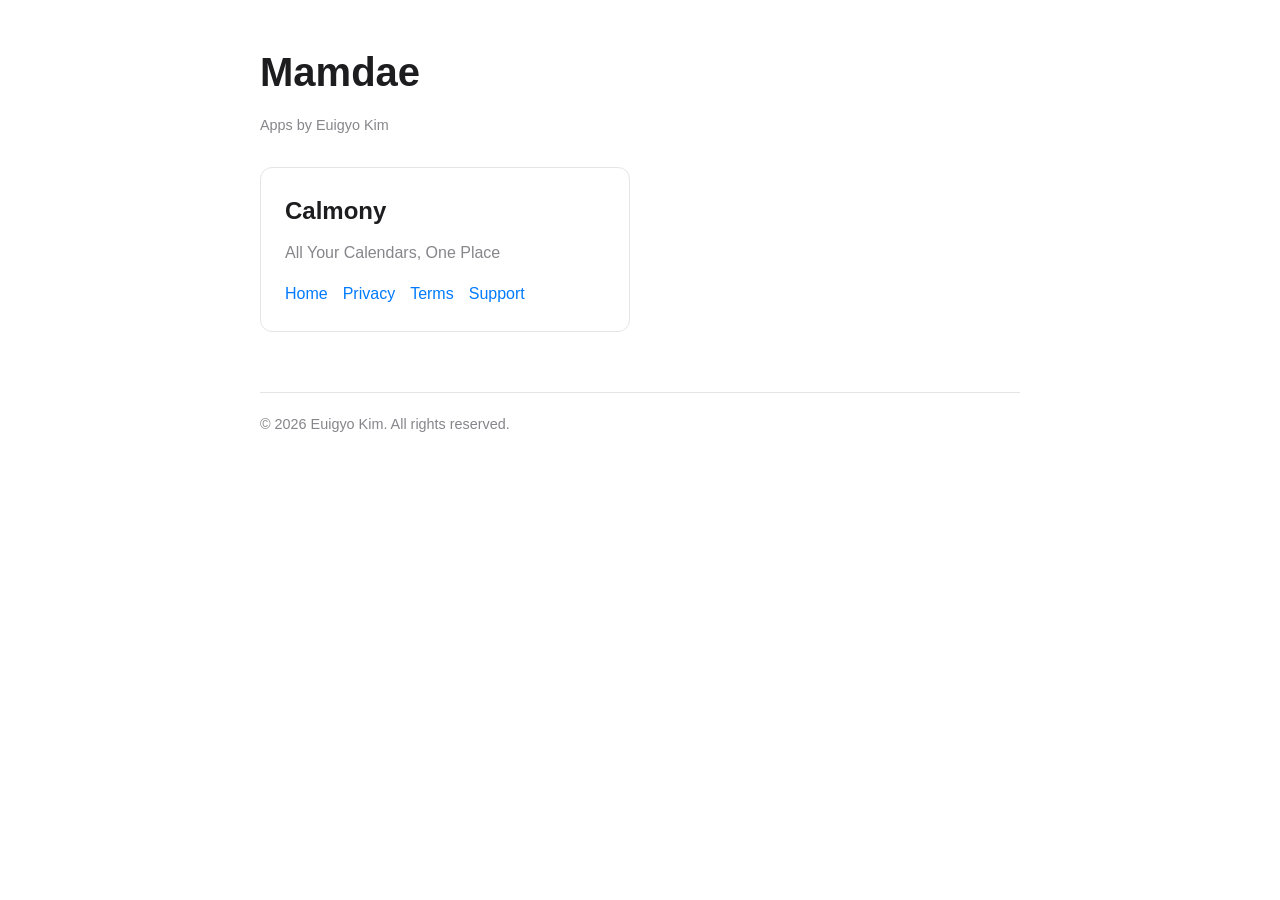
<file: index.html>
<!DOCTYPE html>
<html lang="en">
<head>
    <meta charset="UTF-8">
    <meta name="viewport" content="width=device-width, initial-scale=1.0">
    <title>Mamdae - Apps & Legal</title>
    <link rel="stylesheet" href="/assets/style.css">
</head>
<body>
    <div class="container">
        <h1>Mamdae</h1>
        <p class="meta">Apps by Euigyo Kim</p>

        <div class="app-grid">
            <div class="app-card">
                <h2>Calmony</h2>
                <p>All Your Calendars, One Place</p>
                <div class="app-links">
                    <a href="/calmony/">Home</a>
                    <a href="/calmony/privacy.html">Privacy</a>
                    <a href="/calmony/terms.html">Terms</a>
                    <a href="/calmony/support.html">Support</a>
                </div>
            </div>
        </div>

        <footer>
            <p>&copy; 2026 Euigyo Kim. All rights reserved.</p>
        </footer>
    </div>
</body>
</html>
</file>
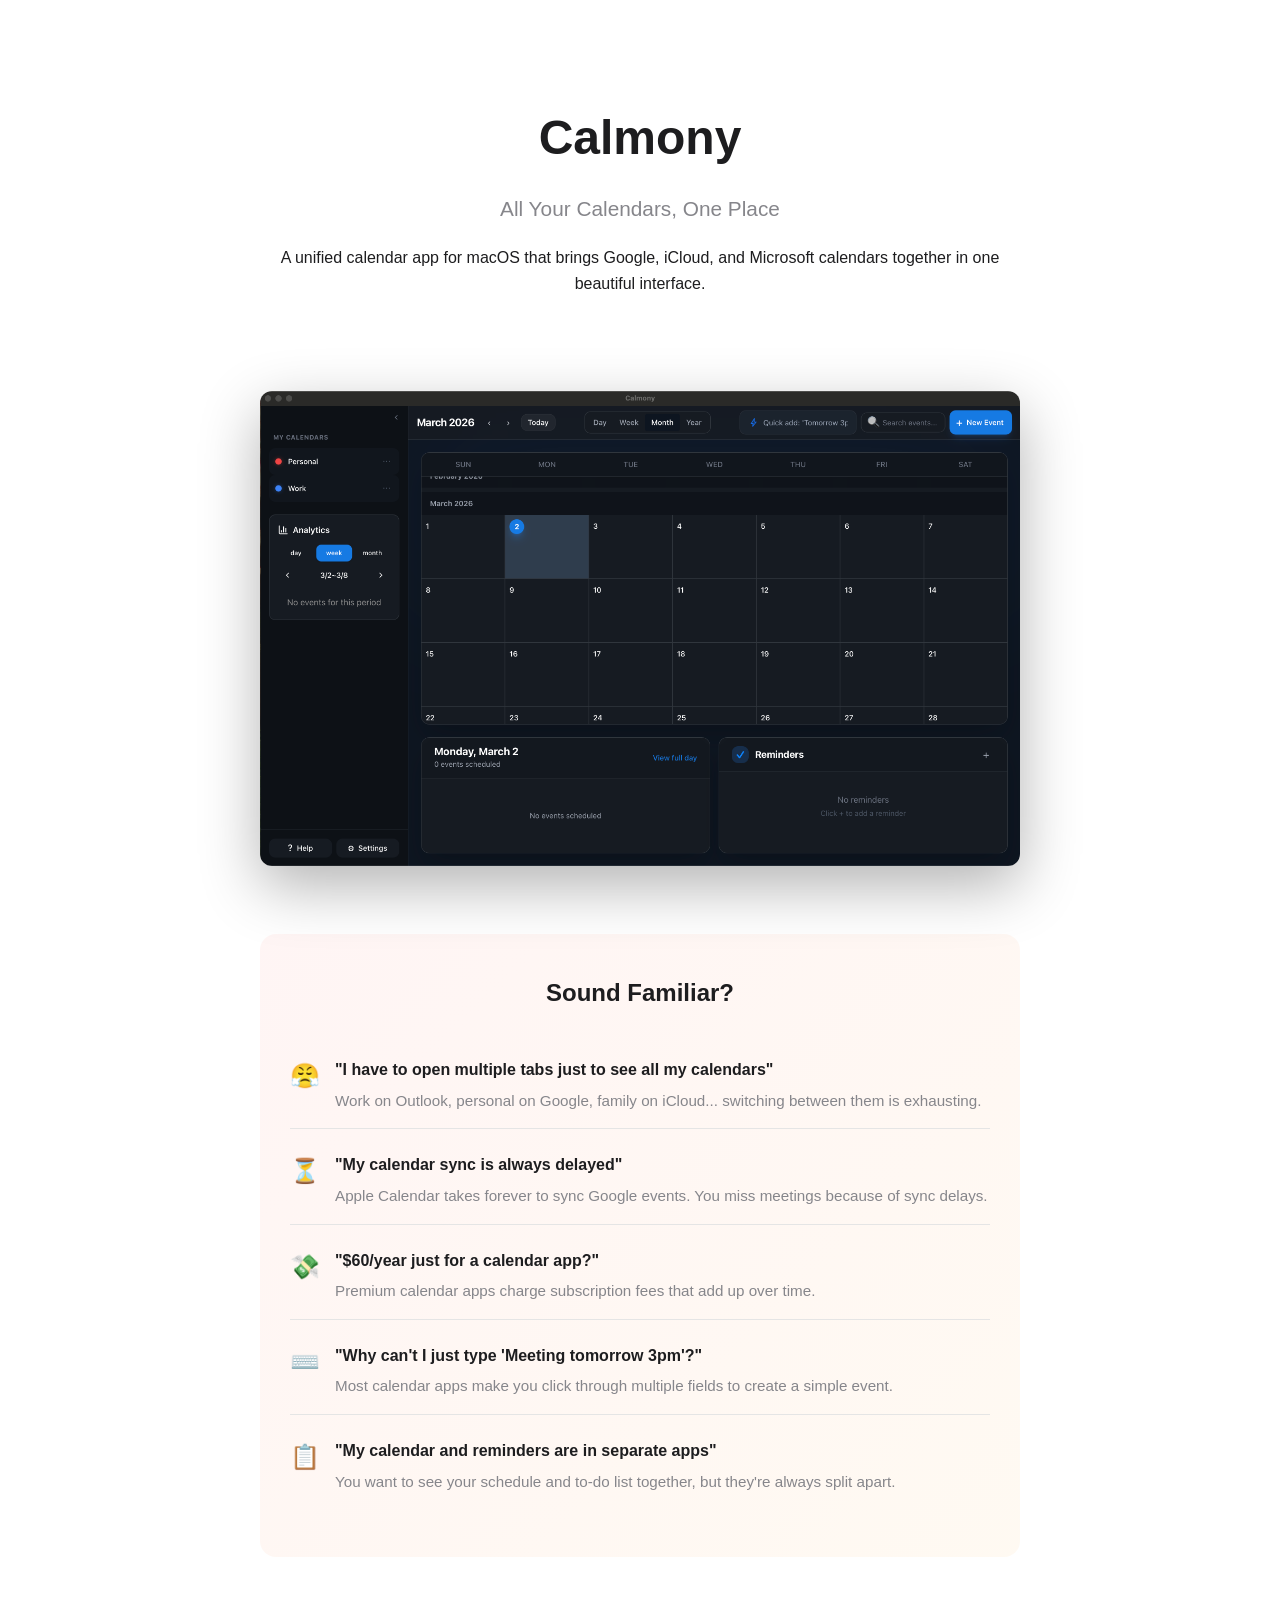
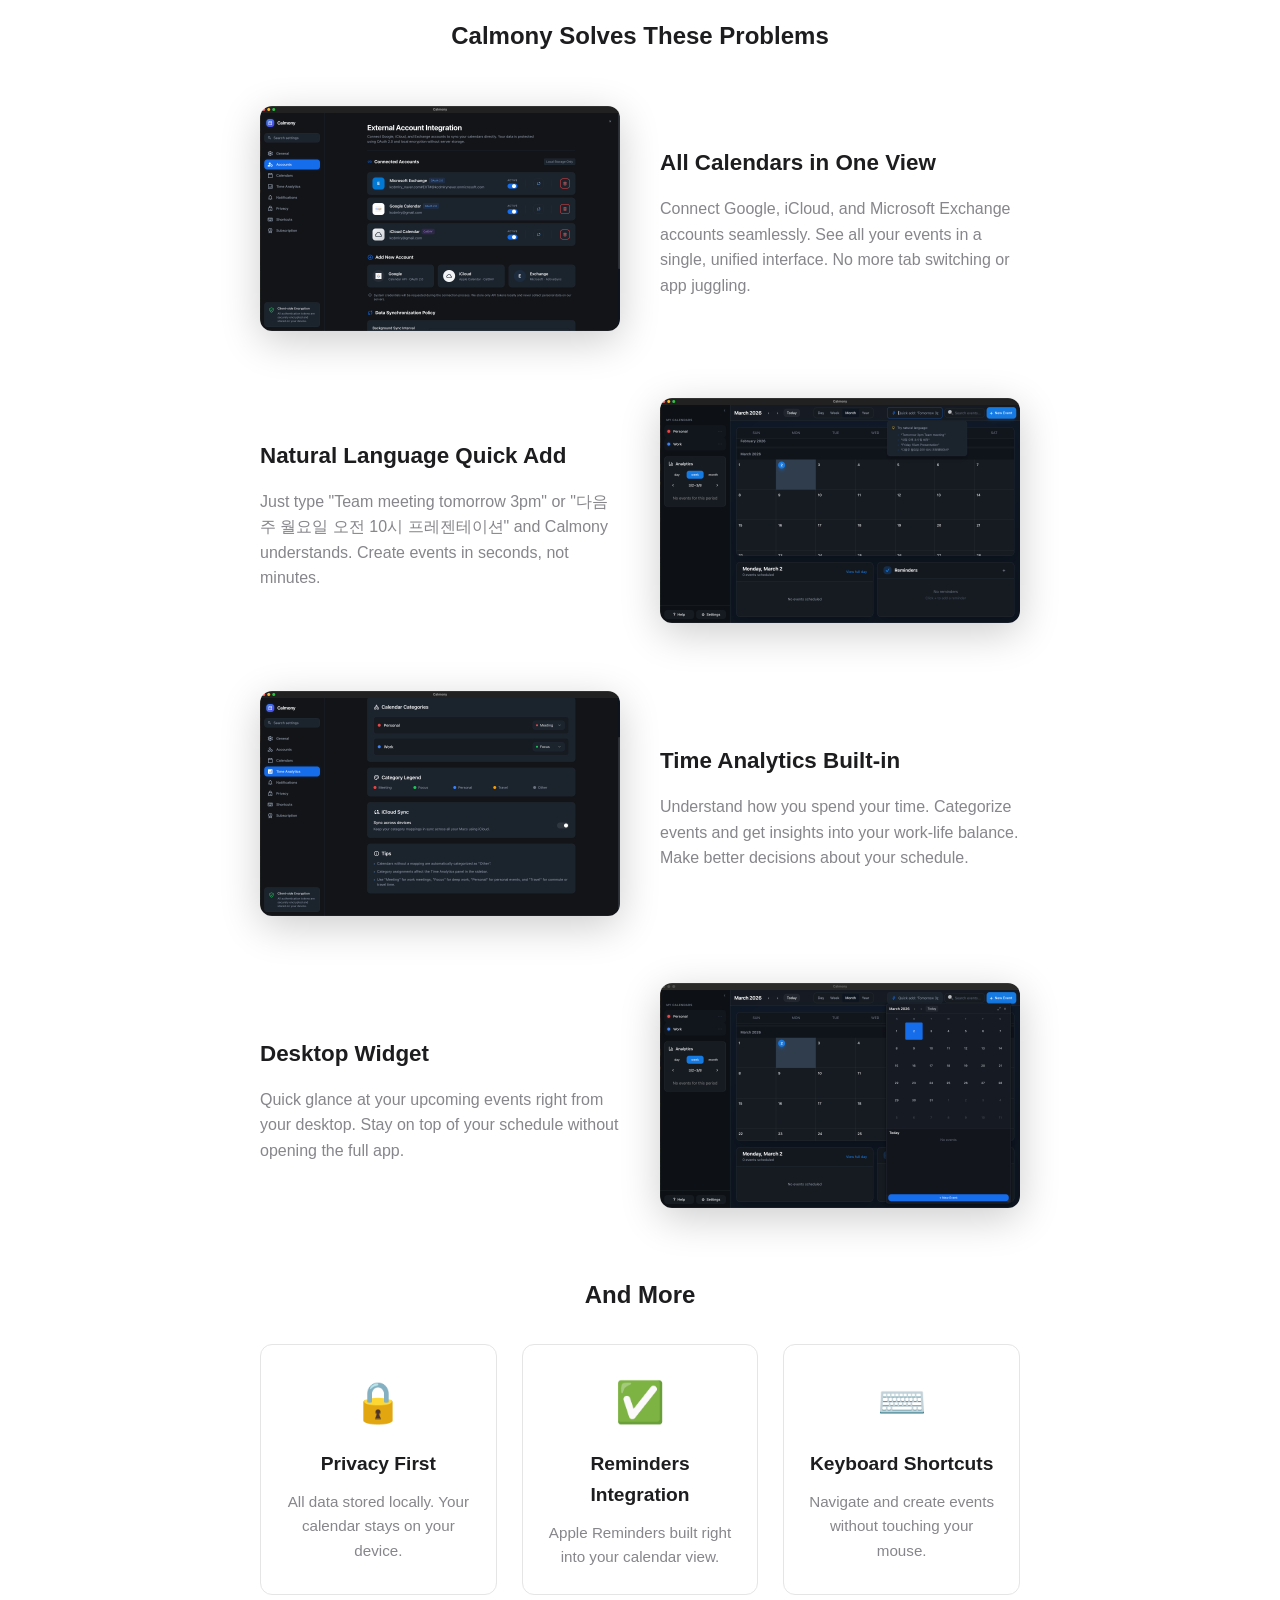
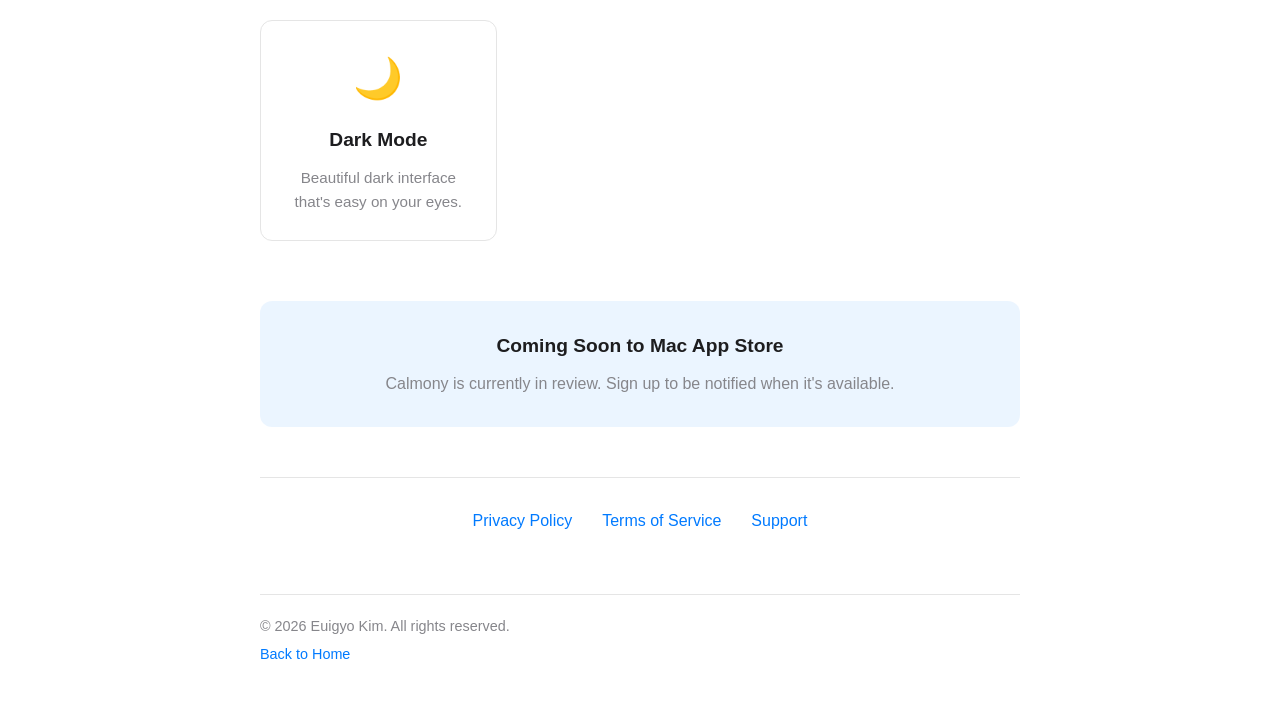
<file: calmony/index.html>
<!DOCTYPE html>
<html lang="en">
<head>
    <meta charset="UTF-8">
    <meta name="viewport" content="width=device-width, initial-scale=1.0">
    <title>Calmony - All Your Calendars, One Place</title>
    <meta name="description" content="Calmony is a unified calendar app for macOS that brings Google, iCloud, and Microsoft calendars together in one beautiful interface.">
    <link rel="stylesheet" href="/assets/style.css">
    <style>
        .hero {
            text-align: center;
            padding: 60px 0 40px;
        }
        .hero h1 {
            font-size: 3rem;
            margin-bottom: 15px;
        }
        .tagline {
            font-size: 1.3rem;
            color: var(--secondary-text);
            margin-bottom: 20px;
        }
        .hero-screenshot {
            margin: 40px 0;
            text-align: center;
        }
        .hero-screenshot img {
            max-width: 100%;
            border-radius: 12px;
            box-shadow: 0 20px 60px rgba(0, 0, 0, 0.3);
        }

        /* Pain Points Section */
        .pain-points {
            margin: 60px 0;
            padding: 40px 30px;
            background: linear-gradient(135deg, rgba(255, 59, 48, 0.05) 0%, rgba(255, 149, 0, 0.05) 100%);
            border-radius: 16px;
        }
        .pain-points h2 {
            text-align: center;
            margin-top: 0;
            margin-bottom: 30px;
        }
        .pain-list {
            list-style: none;
            margin: 0;
            padding: 0;
        }
        .pain-list li {
            padding: 15px 0;
            border-bottom: 1px solid var(--border-color);
            display: flex;
            align-items: flex-start;
            gap: 15px;
        }
        .pain-list li:last-child {
            border-bottom: none;
        }
        .pain-icon {
            font-size: 1.5rem;
            flex-shrink: 0;
        }
        .pain-content strong {
            display: block;
            margin-bottom: 5px;
        }
        .pain-content span {
            color: var(--secondary-text);
            font-size: 0.95rem;
        }

        /* Solutions Section */
        .solutions {
            margin: 60px 0;
        }
        .solutions h2 {
            text-align: center;
            margin-bottom: 50px;
        }
        .solution-item {
            display: grid;
            grid-template-columns: 1fr 1fr;
            gap: 40px;
            align-items: center;
            margin-bottom: 60px;
        }
        .solution-item:nth-child(even) {
            direction: rtl;
        }
        .solution-item:nth-child(even) > * {
            direction: ltr;
        }
        .solution-text h3 {
            margin-top: 0;
            font-size: 1.4rem;
            margin-bottom: 15px;
        }
        .solution-text p {
            color: var(--secondary-text);
            margin-bottom: 0;
        }
        .solution-image img {
            width: 100%;
            border-radius: 12px;
            box-shadow: 0 10px 40px rgba(0, 0, 0, 0.2);
        }
        @media (max-width: 768px) {
            .solution-item {
                grid-template-columns: 1fr;
            }
            .solution-item:nth-child(even) {
                direction: ltr;
            }
        }

        /* Features Grid */
        .features {
            margin: 60px 0;
            text-align: center;
        }
        .feature-grid {
            display: grid;
            grid-template-columns: repeat(auto-fit, minmax(200px, 1fr));
            gap: 25px;
            margin-top: 30px;
        }
        .feature {
            padding: 25px 20px;
            border: 1px solid var(--border-color);
            border-radius: 12px;
        }
        .feature-icon {
            font-size: 2.5rem;
            margin-bottom: 15px;
        }
        .feature h3 {
            margin-top: 0;
            margin-bottom: 10px;
        }
        .feature p {
            color: var(--secondary-text);
            font-size: 0.95rem;
            margin-bottom: 0;
        }

        /* Coming Soon */
        .coming-soon {
            text-align: center;
            margin: 50px 0;
            padding: 30px;
            background-color: rgba(0, 122, 255, 0.08);
            border-radius: 12px;
        }
        .coming-soon h3 {
            margin-top: 0;
            margin-bottom: 10px;
        }
        .coming-soon p {
            color: var(--secondary-text);
            margin-bottom: 0;
        }

        .legal-links {
            display: flex;
            justify-content: center;
            gap: 30px;
            margin-top: 40px;
            padding-top: 30px;
            border-top: 1px solid var(--border-color);
        }
    </style>
</head>
<body>
    <div class="container">
        <div class="hero">
            <h1>Calmony</h1>
            <p class="tagline">All Your Calendars, One Place</p>
            <p>A unified calendar app for macOS that brings Google, iCloud, and Microsoft calendars together in one beautiful interface.</p>
        </div>

        <div class="hero-screenshot">
            <img src="/calmony/images/screenshot.png" alt="Calmony - Unified Calendar App">
        </div>

        <!-- Pain Points -->
        <div class="pain-points">
            <h2>Sound Familiar?</h2>
            <ul class="pain-list">
                <li>
                    <span class="pain-icon">😤</span>
                    <div class="pain-content">
                        <strong>"I have to open multiple tabs just to see all my calendars"</strong>
                        <span>Work on Outlook, personal on Google, family on iCloud... switching between them is exhausting.</span>
                    </div>
                </li>
                <li>
                    <span class="pain-icon">⏳</span>
                    <div class="pain-content">
                        <strong>"My calendar sync is always delayed"</strong>
                        <span>Apple Calendar takes forever to sync Google events. You miss meetings because of sync delays.</span>
                    </div>
                </li>
                <li>
                    <span class="pain-icon">💸</span>
                    <div class="pain-content">
                        <strong>"$60/year just for a calendar app?"</strong>
                        <span>Premium calendar apps charge subscription fees that add up over time.</span>
                    </div>
                </li>
                <li>
                    <span class="pain-icon">⌨️</span>
                    <div class="pain-content">
                        <strong>"Why can't I just type 'Meeting tomorrow 3pm'?"</strong>
                        <span>Most calendar apps make you click through multiple fields to create a simple event.</span>
                    </div>
                </li>
                <li>
                    <span class="pain-icon">📋</span>
                    <div class="pain-content">
                        <strong>"My calendar and reminders are in separate apps"</strong>
                        <span>You want to see your schedule and to-do list together, but they're always split apart.</span>
                    </div>
                </li>
            </ul>
        </div>

        <!-- Solutions with Screenshots -->
        <div class="solutions">
            <h2>Calmony Solves These Problems</h2>

            <div class="solution-item">
                <div class="solution-text">
                    <h3>All Calendars in One View</h3>
                    <p>Connect Google, iCloud, and Microsoft Exchange accounts seamlessly. See all your events in a single, unified interface. No more tab switching or app juggling.</p>
                </div>
                <div class="solution-image">
                    <img src="/calmony/images/account-sync.png" alt="Multi-account calendar sync">
                </div>
            </div>

            <div class="solution-item">
                <div class="solution-text">
                    <h3>Natural Language Quick Add</h3>
                    <p>Just type "Team meeting tomorrow 3pm" or "다음주 월요일 오전 10시 프레젠테이션" and Calmony understands. Create events in seconds, not minutes.</p>
                </div>
                <div class="solution-image">
                    <img src="/calmony/images/quick-add.png" alt="Natural language event creation">
                </div>
            </div>

            <div class="solution-item">
                <div class="solution-text">
                    <h3>Time Analytics Built-in</h3>
                    <p>Understand how you spend your time. Categorize events and get insights into your work-life balance. Make better decisions about your schedule.</p>
                </div>
                <div class="solution-image">
                    <img src="/calmony/images/time-analytics.png" alt="Time analytics and insights">
                </div>
            </div>

            <div class="solution-item">
                <div class="solution-text">
                    <h3>Desktop Widget</h3>
                    <p>Quick glance at your upcoming events right from your desktop. Stay on top of your schedule without opening the full app.</p>
                </div>
                <div class="solution-image">
                    <img src="/calmony/images/widget.png" alt="Desktop widget">
                </div>
            </div>
        </div>

        <!-- Additional Features -->
        <div class="features">
            <h2>And More</h2>
            <div class="feature-grid">
                <div class="feature">
                    <div class="feature-icon">🔒</div>
                    <h3>Privacy First</h3>
                    <p>All data stored locally. Your calendar stays on your device.</p>
                </div>
                <div class="feature">
                    <div class="feature-icon">✅</div>
                    <h3>Reminders Integration</h3>
                    <p>Apple Reminders built right into your calendar view.</p>
                </div>
                <div class="feature">
                    <div class="feature-icon">⌨️</div>
                    <h3>Keyboard Shortcuts</h3>
                    <p>Navigate and create events without touching your mouse.</p>
                </div>
                <div class="feature">
                    <div class="feature-icon">🌙</div>
                    <h3>Dark Mode</h3>
                    <p>Beautiful dark interface that's easy on your eyes.</p>
                </div>
            </div>
        </div>

        <!-- Coming Soon -->
        <div class="coming-soon">
            <h3>Coming Soon to Mac App Store</h3>
            <p>Calmony is currently in review. Sign up to be notified when it's available.</p>
        </div>

        <div class="legal-links">
            <a href="/calmony/privacy.html">Privacy Policy</a>
            <a href="/calmony/terms.html">Terms of Service</a>
            <a href="/calmony/support.html">Support</a>
        </div>

        <footer>
            <p>&copy; 2026 Euigyo Kim. All rights reserved.</p>
            <p><a href="/">Back to Home</a></p>
        </footer>
    </div>
</body>
</html>
</file>
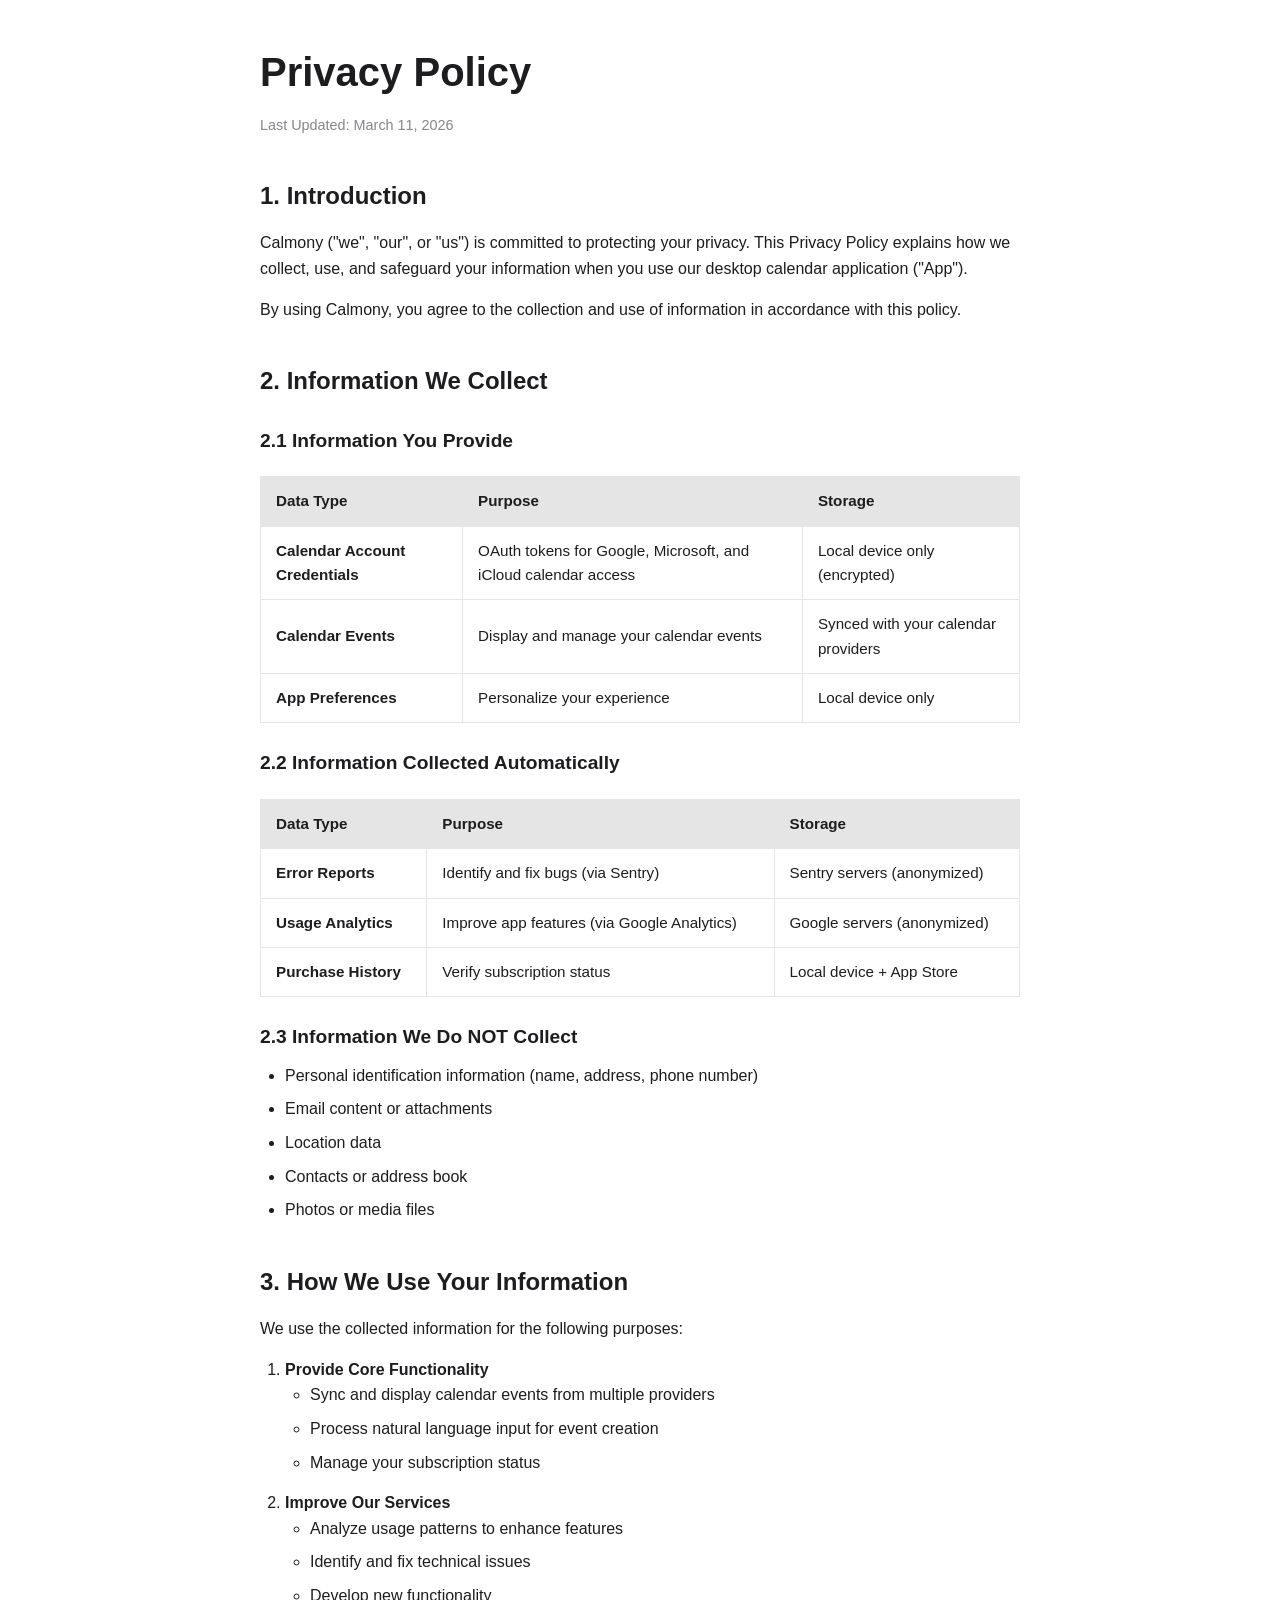
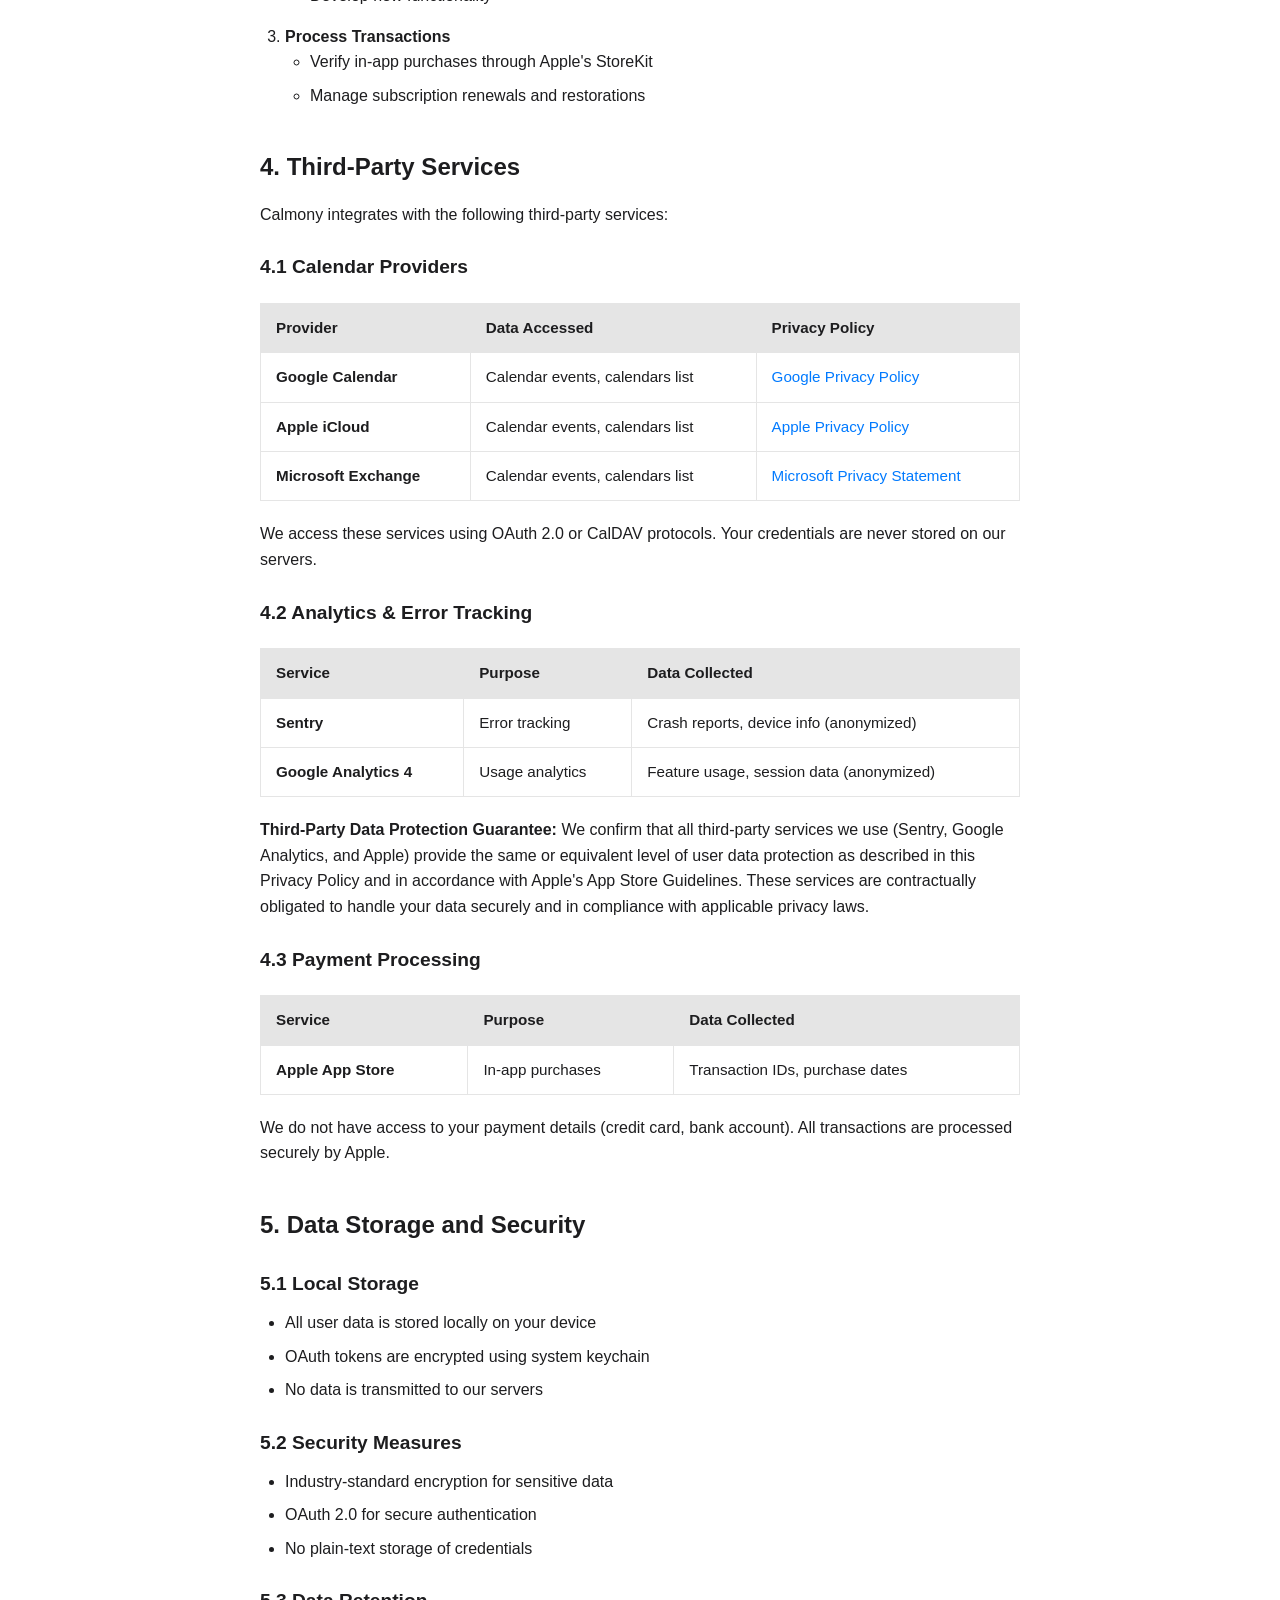
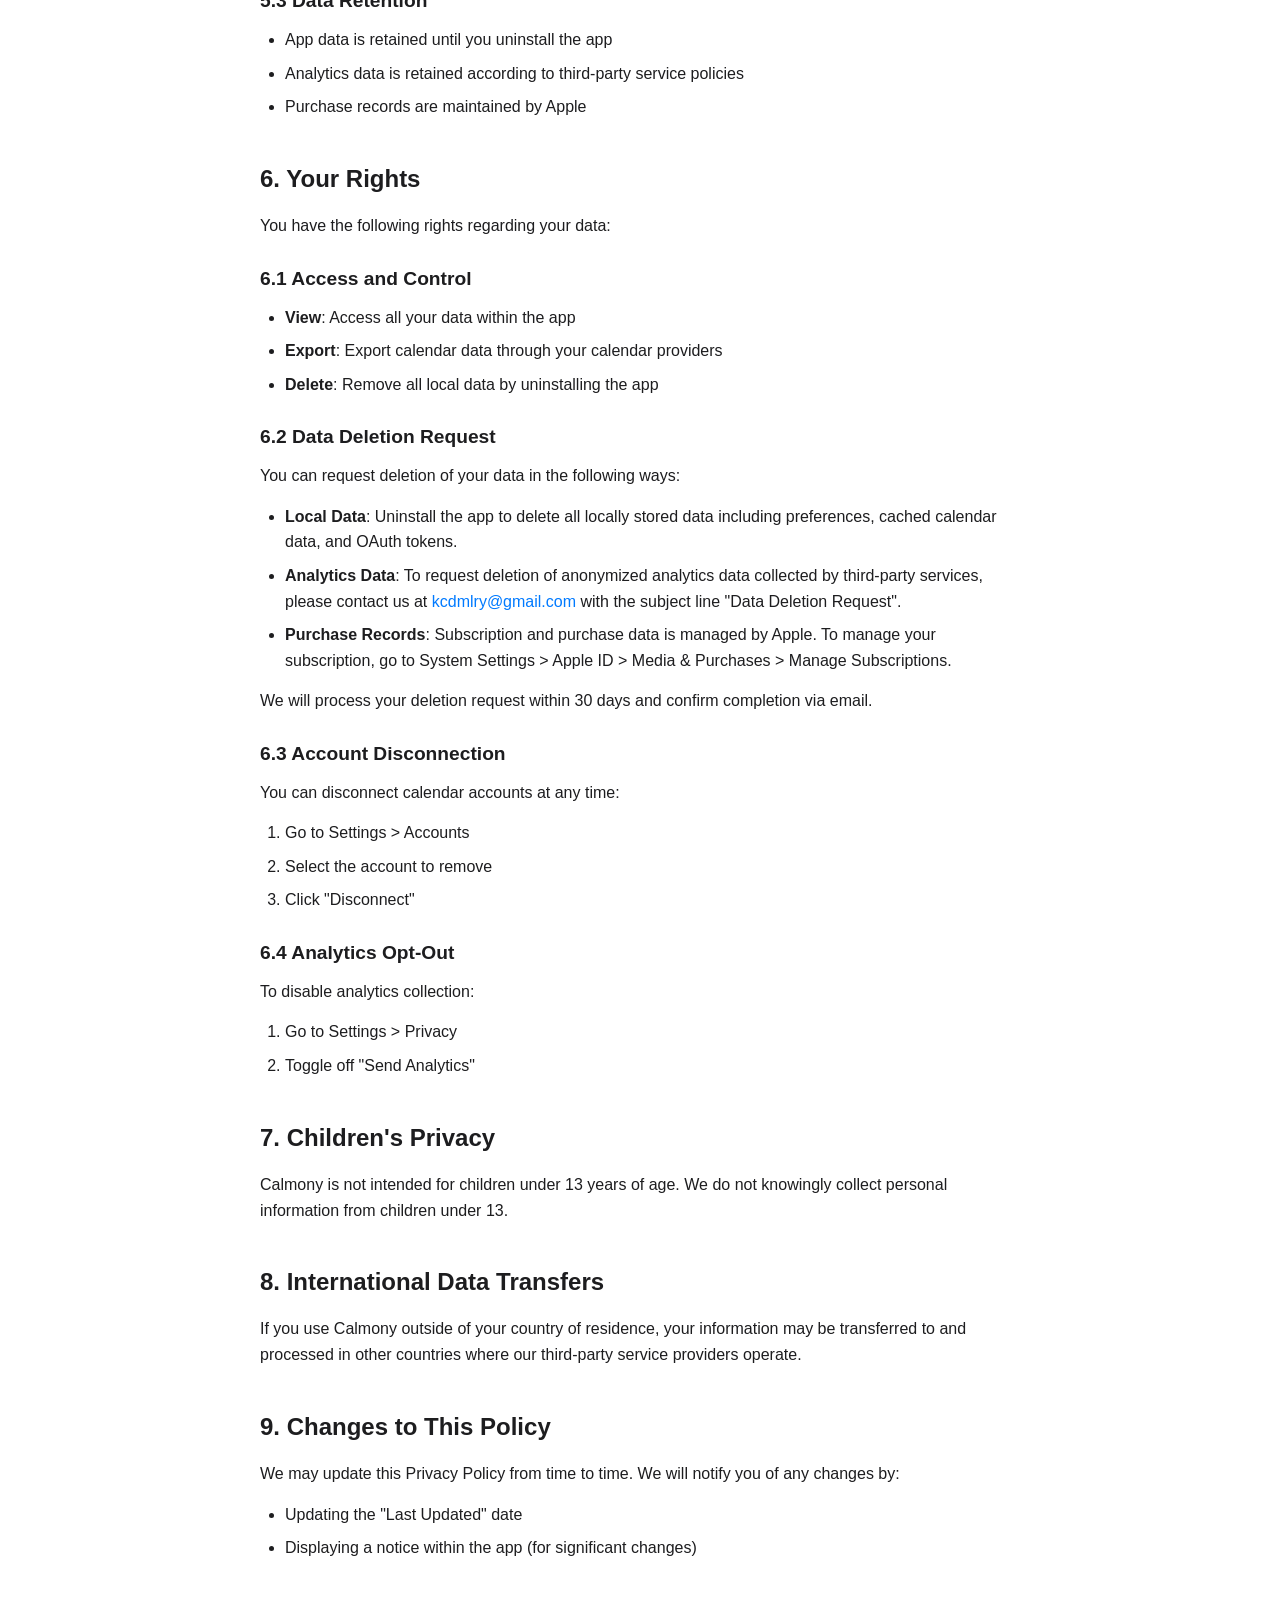
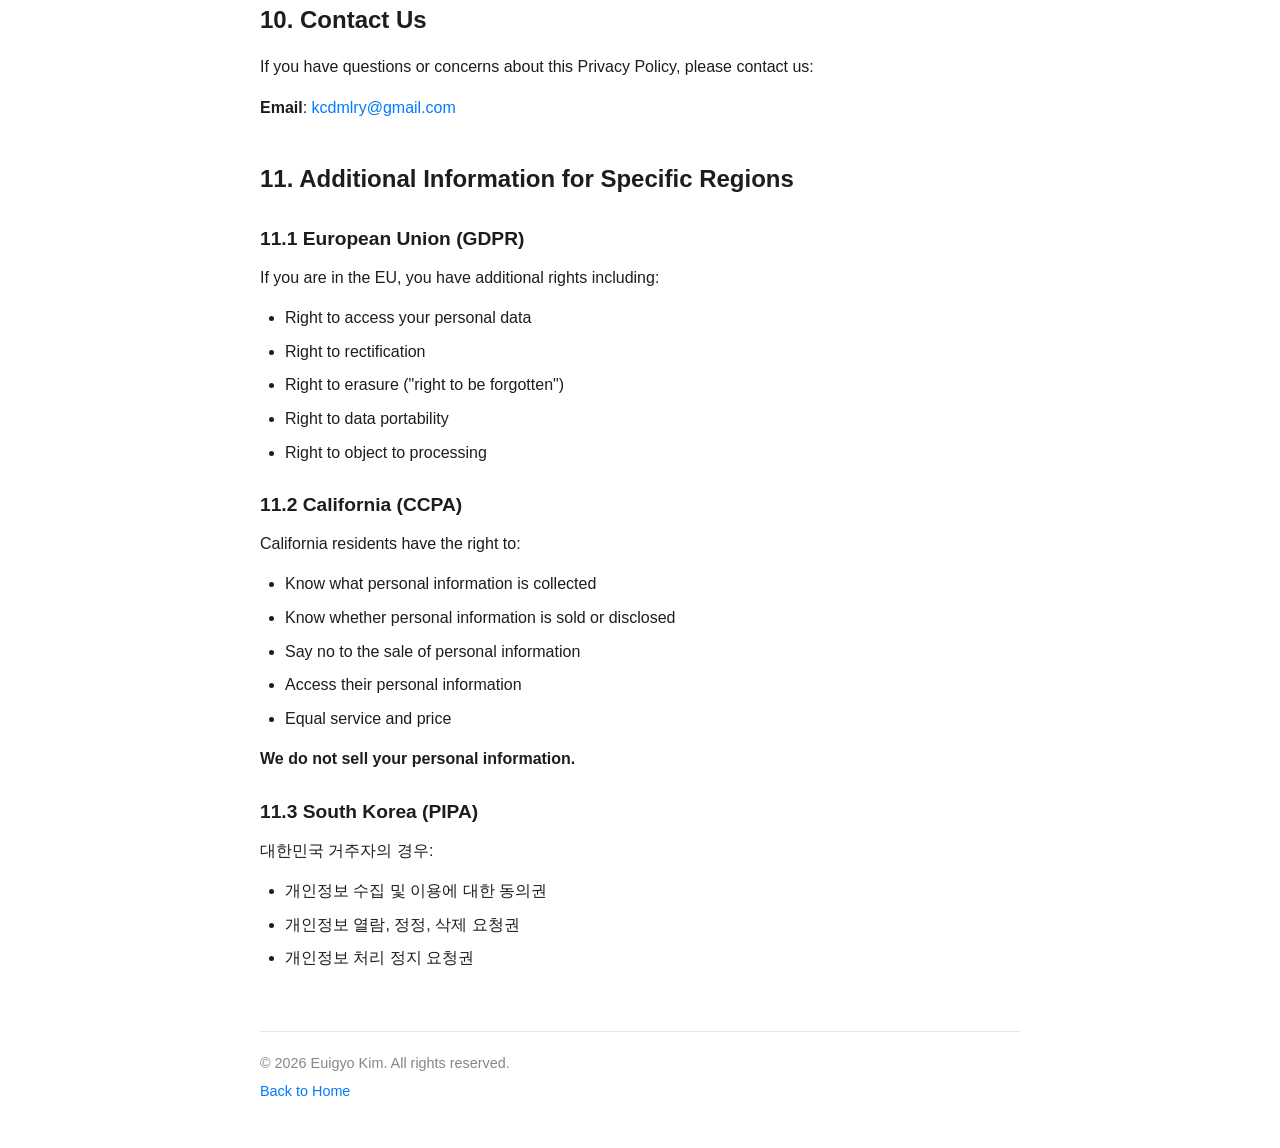
<file: calmony/privacy.html>
<!DOCTYPE html>
<html lang="en">
<head>
    <meta charset="UTF-8">
    <meta name="viewport" content="width=device-width, initial-scale=1.0">
    <title>Privacy Policy - Calmony</title>
    <link rel="stylesheet" href="/assets/style.css">
</head>
<body>
    <div class="container">
        <h1>Privacy Policy</h1>
        <p class="meta">Last Updated: March 11, 2026</p>

        <h2>1. Introduction</h2>
        <p>Calmony ("we", "our", or "us") is committed to protecting your privacy. This Privacy Policy explains how we collect, use, and safeguard your information when you use our desktop calendar application ("App").</p>
        <p>By using Calmony, you agree to the collection and use of information in accordance with this policy.</p>

        <h2>2. Information We Collect</h2>

        <h3>2.1 Information You Provide</h3>
        <table>
            <thead>
                <tr>
                    <th>Data Type</th>
                    <th>Purpose</th>
                    <th>Storage</th>
                </tr>
            </thead>
            <tbody>
                <tr>
                    <td><strong>Calendar Account Credentials</strong></td>
                    <td>OAuth tokens for Google, Microsoft, and iCloud calendar access</td>
                    <td>Local device only (encrypted)</td>
                </tr>
                <tr>
                    <td><strong>Calendar Events</strong></td>
                    <td>Display and manage your calendar events</td>
                    <td>Synced with your calendar providers</td>
                </tr>
                <tr>
                    <td><strong>App Preferences</strong></td>
                    <td>Personalize your experience</td>
                    <td>Local device only</td>
                </tr>
            </tbody>
        </table>

        <h3>2.2 Information Collected Automatically</h3>
        <table>
            <thead>
                <tr>
                    <th>Data Type</th>
                    <th>Purpose</th>
                    <th>Storage</th>
                </tr>
            </thead>
            <tbody>
                <tr>
                    <td><strong>Error Reports</strong></td>
                    <td>Identify and fix bugs (via Sentry)</td>
                    <td>Sentry servers (anonymized)</td>
                </tr>
                <tr>
                    <td><strong>Usage Analytics</strong></td>
                    <td>Improve app features (via Google Analytics)</td>
                    <td>Google servers (anonymized)</td>
                </tr>
                <tr>
                    <td><strong>Purchase History</strong></td>
                    <td>Verify subscription status</td>
                    <td>Local device + App Store</td>
                </tr>
            </tbody>
        </table>

        <h3>2.3 Information We Do NOT Collect</h3>
        <ul>
            <li>Personal identification information (name, address, phone number)</li>
            <li>Email content or attachments</li>
            <li>Location data</li>
            <li>Contacts or address book</li>
            <li>Photos or media files</li>
        </ul>

        <h2>3. How We Use Your Information</h2>
        <p>We use the collected information for the following purposes:</p>
        <ol>
            <li><strong>Provide Core Functionality</strong>
                <ul>
                    <li>Sync and display calendar events from multiple providers</li>
                    <li>Process natural language input for event creation</li>
                    <li>Manage your subscription status</li>
                </ul>
            </li>
            <li><strong>Improve Our Services</strong>
                <ul>
                    <li>Analyze usage patterns to enhance features</li>
                    <li>Identify and fix technical issues</li>
                    <li>Develop new functionality</li>
                </ul>
            </li>
            <li><strong>Process Transactions</strong>
                <ul>
                    <li>Verify in-app purchases through Apple's StoreKit</li>
                    <li>Manage subscription renewals and restorations</li>
                </ul>
            </li>
        </ol>

        <h2>4. Third-Party Services</h2>
        <p>Calmony integrates with the following third-party services:</p>

        <h3>4.1 Calendar Providers</h3>
        <table>
            <thead>
                <tr>
                    <th>Provider</th>
                    <th>Data Accessed</th>
                    <th>Privacy Policy</th>
                </tr>
            </thead>
            <tbody>
                <tr>
                    <td><strong>Google Calendar</strong></td>
                    <td>Calendar events, calendars list</td>
                    <td><a href="https://policies.google.com/privacy">Google Privacy Policy</a></td>
                </tr>
                <tr>
                    <td><strong>Apple iCloud</strong></td>
                    <td>Calendar events, calendars list</td>
                    <td><a href="https://www.apple.com/legal/privacy/">Apple Privacy Policy</a></td>
                </tr>
                <tr>
                    <td><strong>Microsoft Exchange</strong></td>
                    <td>Calendar events, calendars list</td>
                    <td><a href="https://privacy.microsoft.com/">Microsoft Privacy Statement</a></td>
                </tr>
            </tbody>
        </table>
        <p>We access these services using OAuth 2.0 or CalDAV protocols. Your credentials are never stored on our servers.</p>

        <h3>4.2 Analytics & Error Tracking</h3>
        <table>
            <thead>
                <tr>
                    <th>Service</th>
                    <th>Purpose</th>
                    <th>Data Collected</th>
                </tr>
            </thead>
            <tbody>
                <tr>
                    <td><strong>Sentry</strong></td>
                    <td>Error tracking</td>
                    <td>Crash reports, device info (anonymized)</td>
                </tr>
                <tr>
                    <td><strong>Google Analytics 4</strong></td>
                    <td>Usage analytics</td>
                    <td>Feature usage, session data (anonymized)</td>
                </tr>
            </tbody>
        </table>
        <p><strong>Third-Party Data Protection Guarantee:</strong> We confirm that all third-party services we use (Sentry, Google Analytics, and Apple) provide the same or equivalent level of user data protection as described in this Privacy Policy and in accordance with Apple's App Store Guidelines. These services are contractually obligated to handle your data securely and in compliance with applicable privacy laws.</p>

        <h3>4.3 Payment Processing</h3>
        <table>
            <thead>
                <tr>
                    <th>Service</th>
                    <th>Purpose</th>
                    <th>Data Collected</th>
                </tr>
            </thead>
            <tbody>
                <tr>
                    <td><strong>Apple App Store</strong></td>
                    <td>In-app purchases</td>
                    <td>Transaction IDs, purchase dates</td>
                </tr>
            </tbody>
        </table>
        <p>We do not have access to your payment details (credit card, bank account). All transactions are processed securely by Apple.</p>

        <h2>5. Data Storage and Security</h2>

        <h3>5.1 Local Storage</h3>
        <ul>
            <li>All user data is stored locally on your device</li>
            <li>OAuth tokens are encrypted using system keychain</li>
            <li>No data is transmitted to our servers</li>
        </ul>

        <h3>5.2 Security Measures</h3>
        <ul>
            <li>Industry-standard encryption for sensitive data</li>
            <li>OAuth 2.0 for secure authentication</li>
            <li>No plain-text storage of credentials</li>
        </ul>

        <h3>5.3 Data Retention</h3>
        <ul>
            <li>App data is retained until you uninstall the app</li>
            <li>Analytics data is retained according to third-party service policies</li>
            <li>Purchase records are maintained by Apple</li>
        </ul>

        <h2>6. Your Rights</h2>
        <p>You have the following rights regarding your data:</p>

        <h3>6.1 Access and Control</h3>
        <ul>
            <li><strong>View</strong>: Access all your data within the app</li>
            <li><strong>Export</strong>: Export calendar data through your calendar providers</li>
            <li><strong>Delete</strong>: Remove all local data by uninstalling the app</li>
        </ul>

        <h3>6.2 Data Deletion Request</h3>
        <p>You can request deletion of your data in the following ways:</p>
        <ul>
            <li><strong>Local Data</strong>: Uninstall the app to delete all locally stored data including preferences, cached calendar data, and OAuth tokens.</li>
            <li><strong>Analytics Data</strong>: To request deletion of anonymized analytics data collected by third-party services, please contact us at <a href="mailto:kcdmlry@gmail.com">kcdmlry@gmail.com</a> with the subject line "Data Deletion Request".</li>
            <li><strong>Purchase Records</strong>: Subscription and purchase data is managed by Apple. To manage your subscription, go to System Settings > Apple ID > Media & Purchases > Manage Subscriptions.</li>
        </ul>
        <p>We will process your deletion request within 30 days and confirm completion via email.</p>

        <h3>6.3 Account Disconnection</h3>
        <p>You can disconnect calendar accounts at any time:</p>
        <ol>
            <li>Go to Settings > Accounts</li>
            <li>Select the account to remove</li>
            <li>Click "Disconnect"</li>
        </ol>

        <h3>6.4 Analytics Opt-Out</h3>
        <p>To disable analytics collection:</p>
        <ol>
            <li>Go to Settings > Privacy</li>
            <li>Toggle off "Send Analytics"</li>
        </ol>

        <h2>7. Children's Privacy</h2>
        <p>Calmony is not intended for children under 13 years of age. We do not knowingly collect personal information from children under 13.</p>

        <h2>8. International Data Transfers</h2>
        <p>If you use Calmony outside of your country of residence, your information may be transferred to and processed in other countries where our third-party service providers operate.</p>

        <h2>9. Changes to This Policy</h2>
        <p>We may update this Privacy Policy from time to time. We will notify you of any changes by:</p>
        <ul>
            <li>Updating the "Last Updated" date</li>
            <li>Displaying a notice within the app (for significant changes)</li>
        </ul>

        <h2>10. Contact Us</h2>
        <p>If you have questions or concerns about this Privacy Policy, please contact us:</p>
        <p><strong>Email</strong>: <a href="mailto:kcdmlry@gmail.com">kcdmlry@gmail.com</a></p>

        <h2>11. Additional Information for Specific Regions</h2>

        <h3>11.1 European Union (GDPR)</h3>
        <p>If you are in the EU, you have additional rights including:</p>
        <ul>
            <li>Right to access your personal data</li>
            <li>Right to rectification</li>
            <li>Right to erasure ("right to be forgotten")</li>
            <li>Right to data portability</li>
            <li>Right to object to processing</li>
        </ul>

        <h3>11.2 California (CCPA)</h3>
        <p>California residents have the right to:</p>
        <ul>
            <li>Know what personal information is collected</li>
            <li>Know whether personal information is sold or disclosed</li>
            <li>Say no to the sale of personal information</li>
            <li>Access their personal information</li>
            <li>Equal service and price</li>
        </ul>
        <p><strong>We do not sell your personal information.</strong></p>

        <h3>11.3 South Korea (PIPA)</h3>
        <p>대한민국 거주자의 경우:</p>
        <ul>
            <li>개인정보 수집 및 이용에 대한 동의권</li>
            <li>개인정보 열람, 정정, 삭제 요청권</li>
            <li>개인정보 처리 정지 요청권</li>
        </ul>

        <footer>
            <p>&copy; 2026 Euigyo Kim. All rights reserved.</p>
            <p><a href="/">Back to Home</a></p>
        </footer>
    </div>
</body>
</html>
</file>
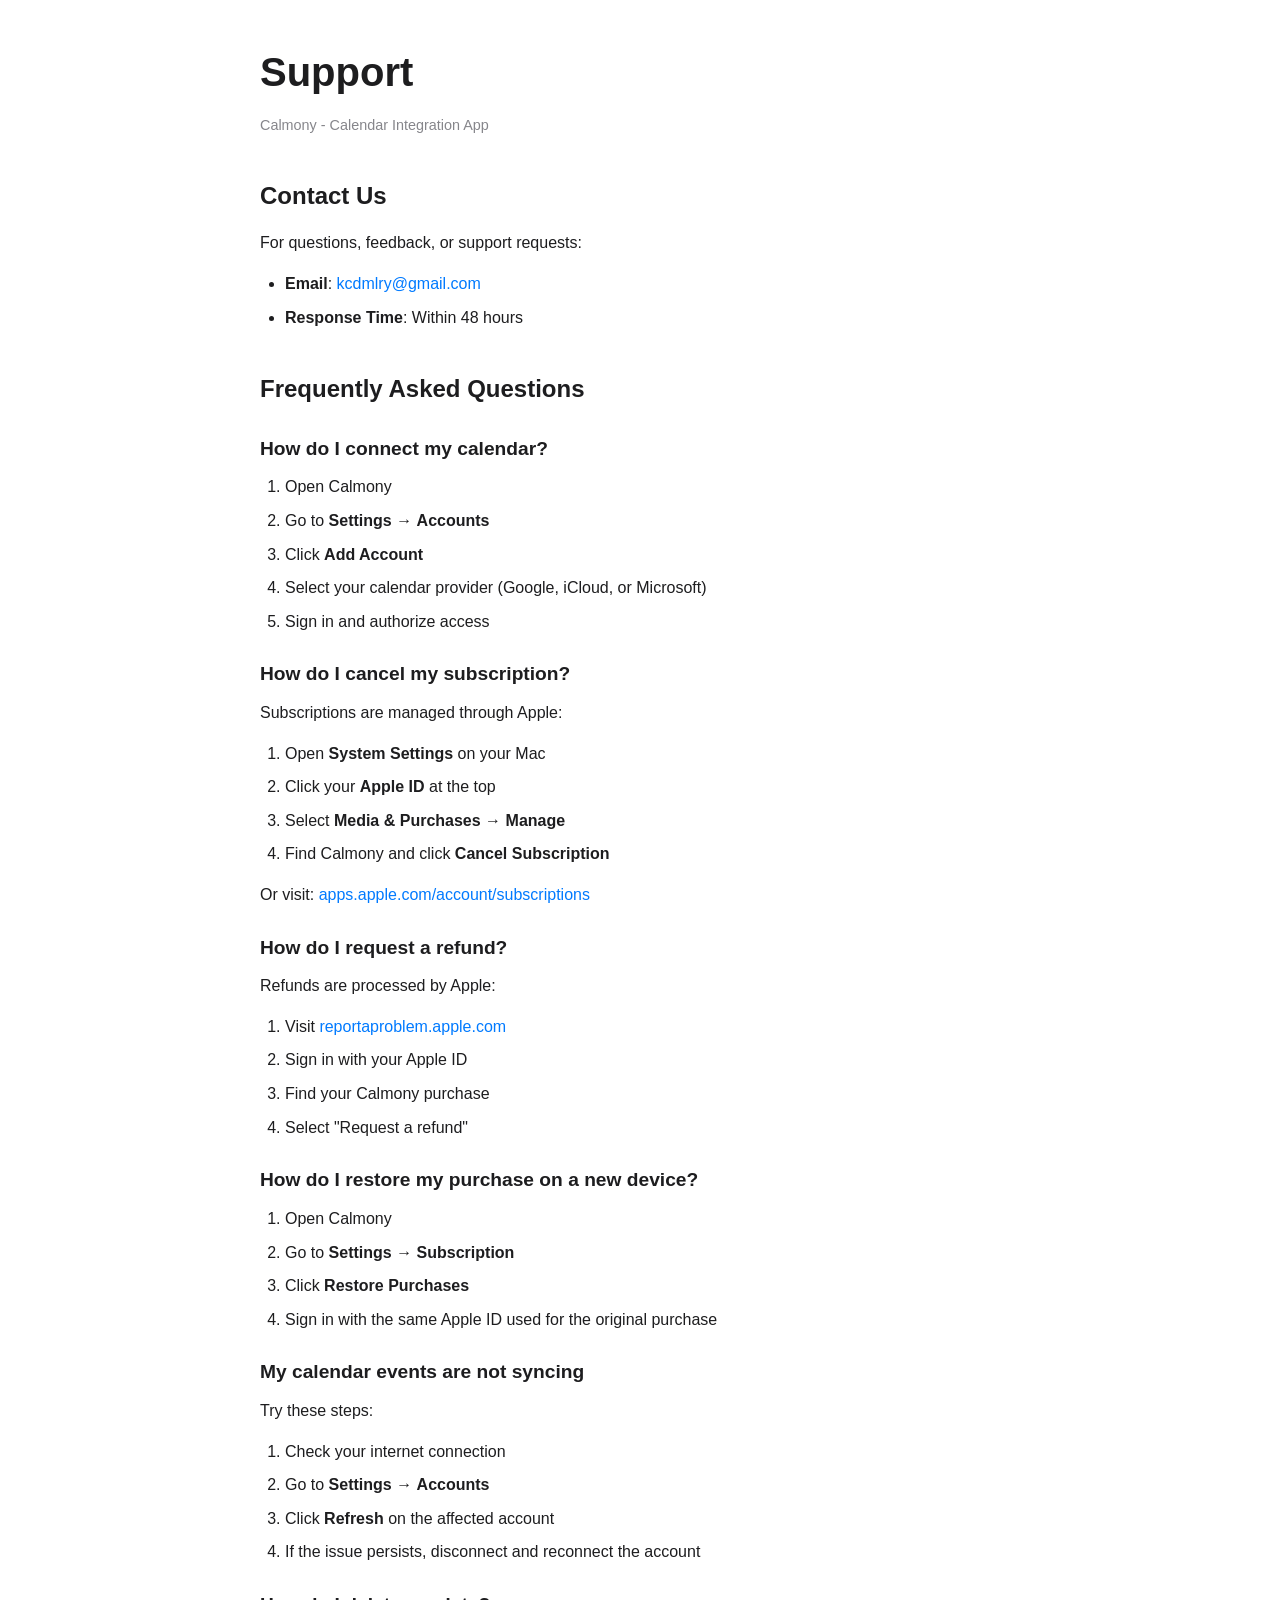
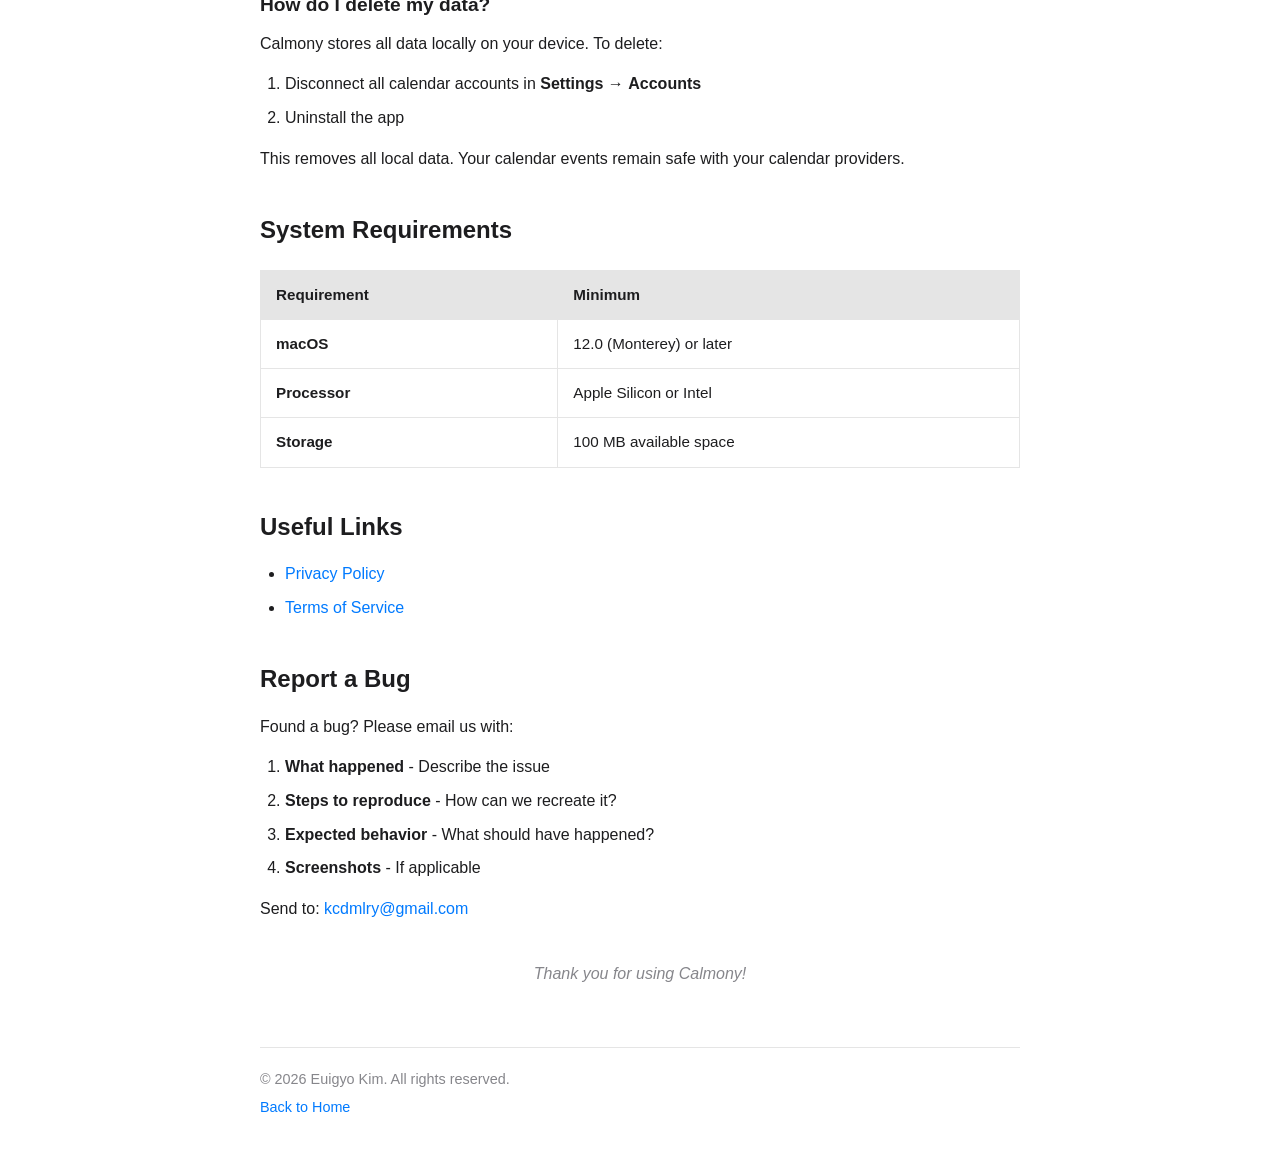
<file: calmony/support.html>
<!DOCTYPE html>
<html lang="en">
<head>
    <meta charset="UTF-8">
    <meta name="viewport" content="width=device-width, initial-scale=1.0">
    <title>Support - Calmony</title>
    <link rel="stylesheet" href="/assets/style.css">
</head>
<body>
    <div class="container">
        <h1>Support</h1>
        <p class="meta">Calmony - Calendar Integration App</p>

        <h2>Contact Us</h2>
        <p>For questions, feedback, or support requests:</p>
        <ul>
            <li><strong>Email</strong>: <a href="mailto:kcdmlry@gmail.com">kcdmlry@gmail.com</a></li>
            <li><strong>Response Time</strong>: Within 48 hours</li>
        </ul>

        <h2>Frequently Asked Questions</h2>

        <h3>How do I connect my calendar?</h3>
        <ol>
            <li>Open Calmony</li>
            <li>Go to <strong>Settings</strong> → <strong>Accounts</strong></li>
            <li>Click <strong>Add Account</strong></li>
            <li>Select your calendar provider (Google, iCloud, or Microsoft)</li>
            <li>Sign in and authorize access</li>
        </ol>

        <h3>How do I cancel my subscription?</h3>
        <p>Subscriptions are managed through Apple:</p>
        <ol>
            <li>Open <strong>System Settings</strong> on your Mac</li>
            <li>Click your <strong>Apple ID</strong> at the top</li>
            <li>Select <strong>Media & Purchases</strong> → <strong>Manage</strong></li>
            <li>Find Calmony and click <strong>Cancel Subscription</strong></li>
        </ol>
        <p>Or visit: <a href="https://apps.apple.com/account/subscriptions">apps.apple.com/account/subscriptions</a></p>

        <h3>How do I request a refund?</h3>
        <p>Refunds are processed by Apple:</p>
        <ol>
            <li>Visit <a href="https://reportaproblem.apple.com/">reportaproblem.apple.com</a></li>
            <li>Sign in with your Apple ID</li>
            <li>Find your Calmony purchase</li>
            <li>Select "Request a refund"</li>
        </ol>

        <h3>How do I restore my purchase on a new device?</h3>
        <ol>
            <li>Open Calmony</li>
            <li>Go to <strong>Settings</strong> → <strong>Subscription</strong></li>
            <li>Click <strong>Restore Purchases</strong></li>
            <li>Sign in with the same Apple ID used for the original purchase</li>
        </ol>

        <h3>My calendar events are not syncing</h3>
        <p>Try these steps:</p>
        <ol>
            <li>Check your internet connection</li>
            <li>Go to <strong>Settings</strong> → <strong>Accounts</strong></li>
            <li>Click <strong>Refresh</strong> on the affected account</li>
            <li>If the issue persists, disconnect and reconnect the account</li>
        </ol>

        <h3>How do I delete my data?</h3>
        <p>Calmony stores all data locally on your device. To delete:</p>
        <ol>
            <li>Disconnect all calendar accounts in <strong>Settings</strong> → <strong>Accounts</strong></li>
            <li>Uninstall the app</li>
        </ol>
        <p>This removes all local data. Your calendar events remain safe with your calendar providers.</p>

        <h2>System Requirements</h2>
        <table>
            <thead>
                <tr>
                    <th>Requirement</th>
                    <th>Minimum</th>
                </tr>
            </thead>
            <tbody>
                <tr>
                    <td><strong>macOS</strong></td>
                    <td>12.0 (Monterey) or later</td>
                </tr>
                <tr>
                    <td><strong>Processor</strong></td>
                    <td>Apple Silicon or Intel</td>
                </tr>
                <tr>
                    <td><strong>Storage</strong></td>
                    <td>100 MB available space</td>
                </tr>
            </tbody>
        </table>

        <h2>Useful Links</h2>
        <ul>
            <li><a href="/calmony/privacy.html">Privacy Policy</a></li>
            <li><a href="/calmony/terms.html">Terms of Service</a></li>
        </ul>

        <h2>Report a Bug</h2>
        <p>Found a bug? Please email us with:</p>
        <ol>
            <li><strong>What happened</strong> - Describe the issue</li>
            <li><strong>Steps to reproduce</strong> - How can we recreate it?</li>
            <li><strong>Expected behavior</strong> - What should have happened?</li>
            <li><strong>Screenshots</strong> - If applicable</li>
        </ol>
        <p>Send to: <a href="mailto:kcdmlry@gmail.com">kcdmlry@gmail.com</a></p>

        <p class="thank-you"><em>Thank you for using Calmony!</em></p>

        <footer>
            <p>&copy; 2026 Euigyo Kim. All rights reserved.</p>
            <p><a href="/">Back to Home</a></p>
        </footer>
    </div>
</body>
</html>
</file>
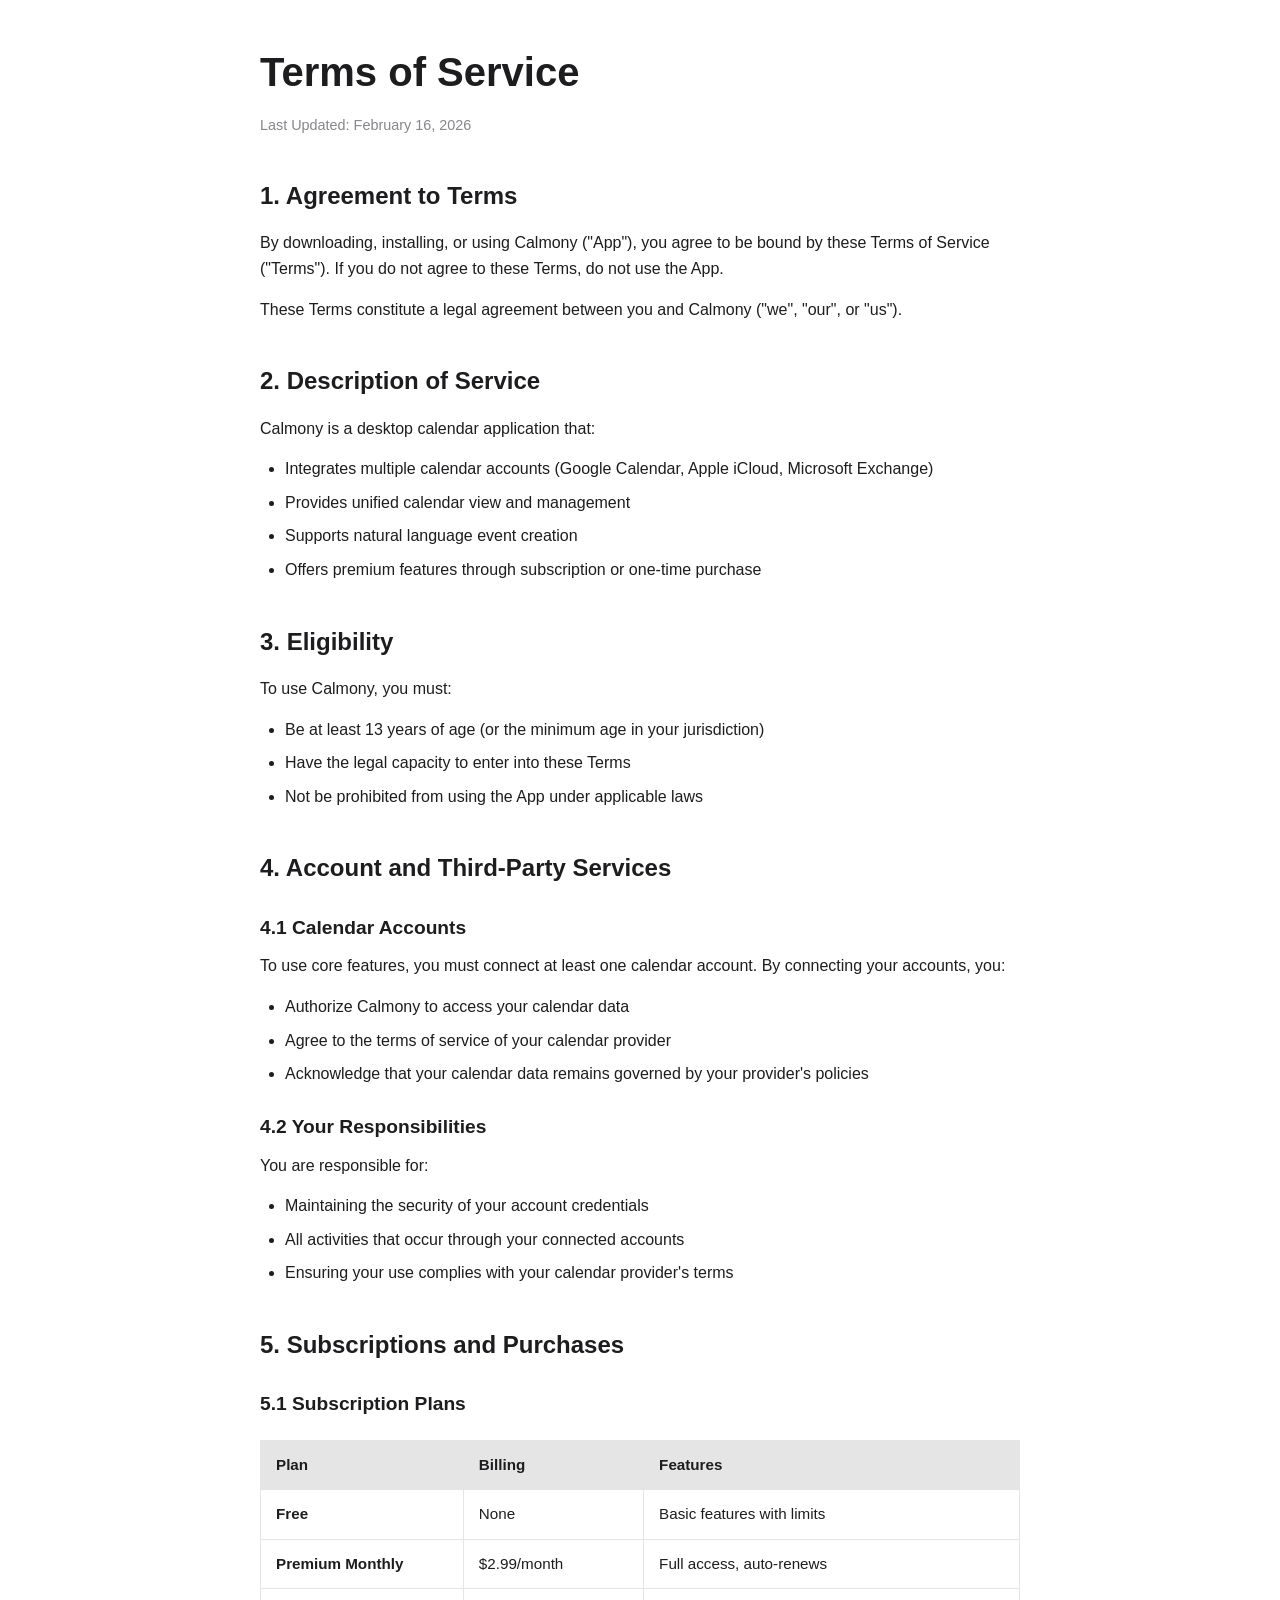
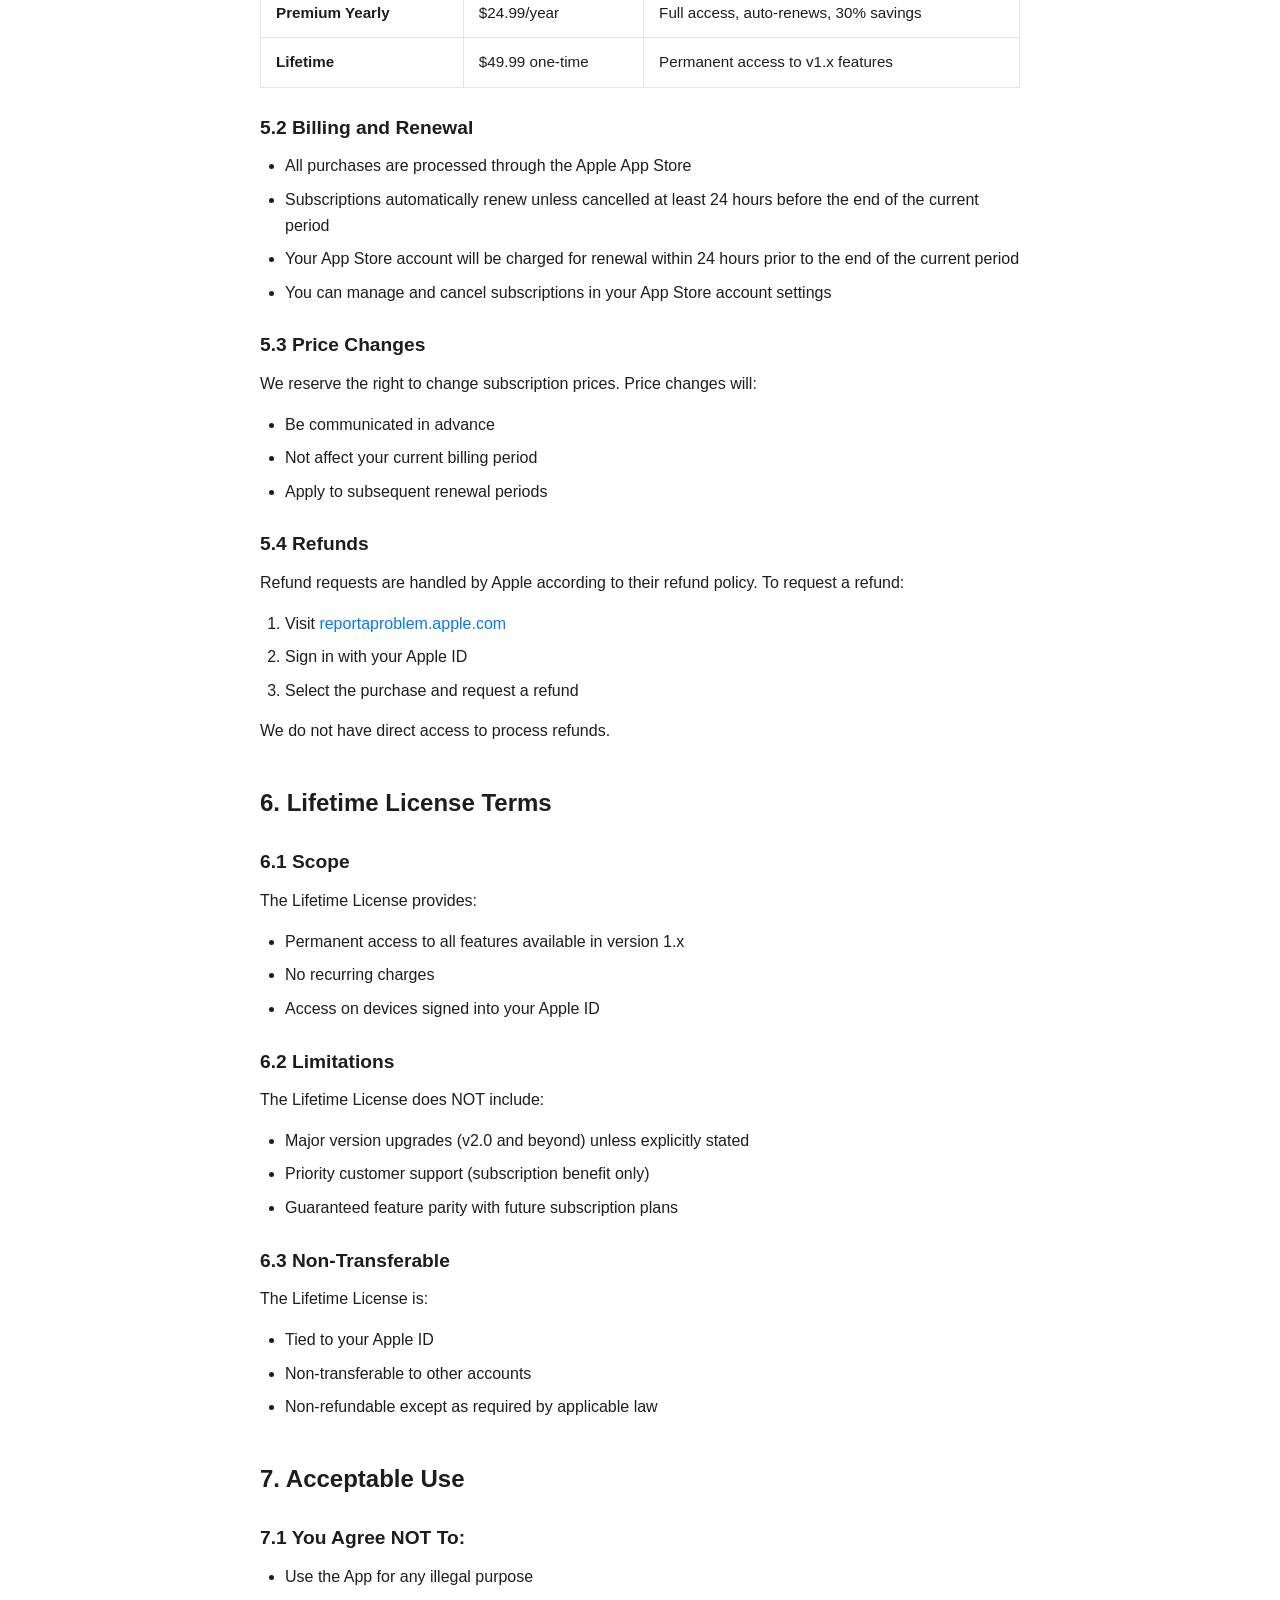
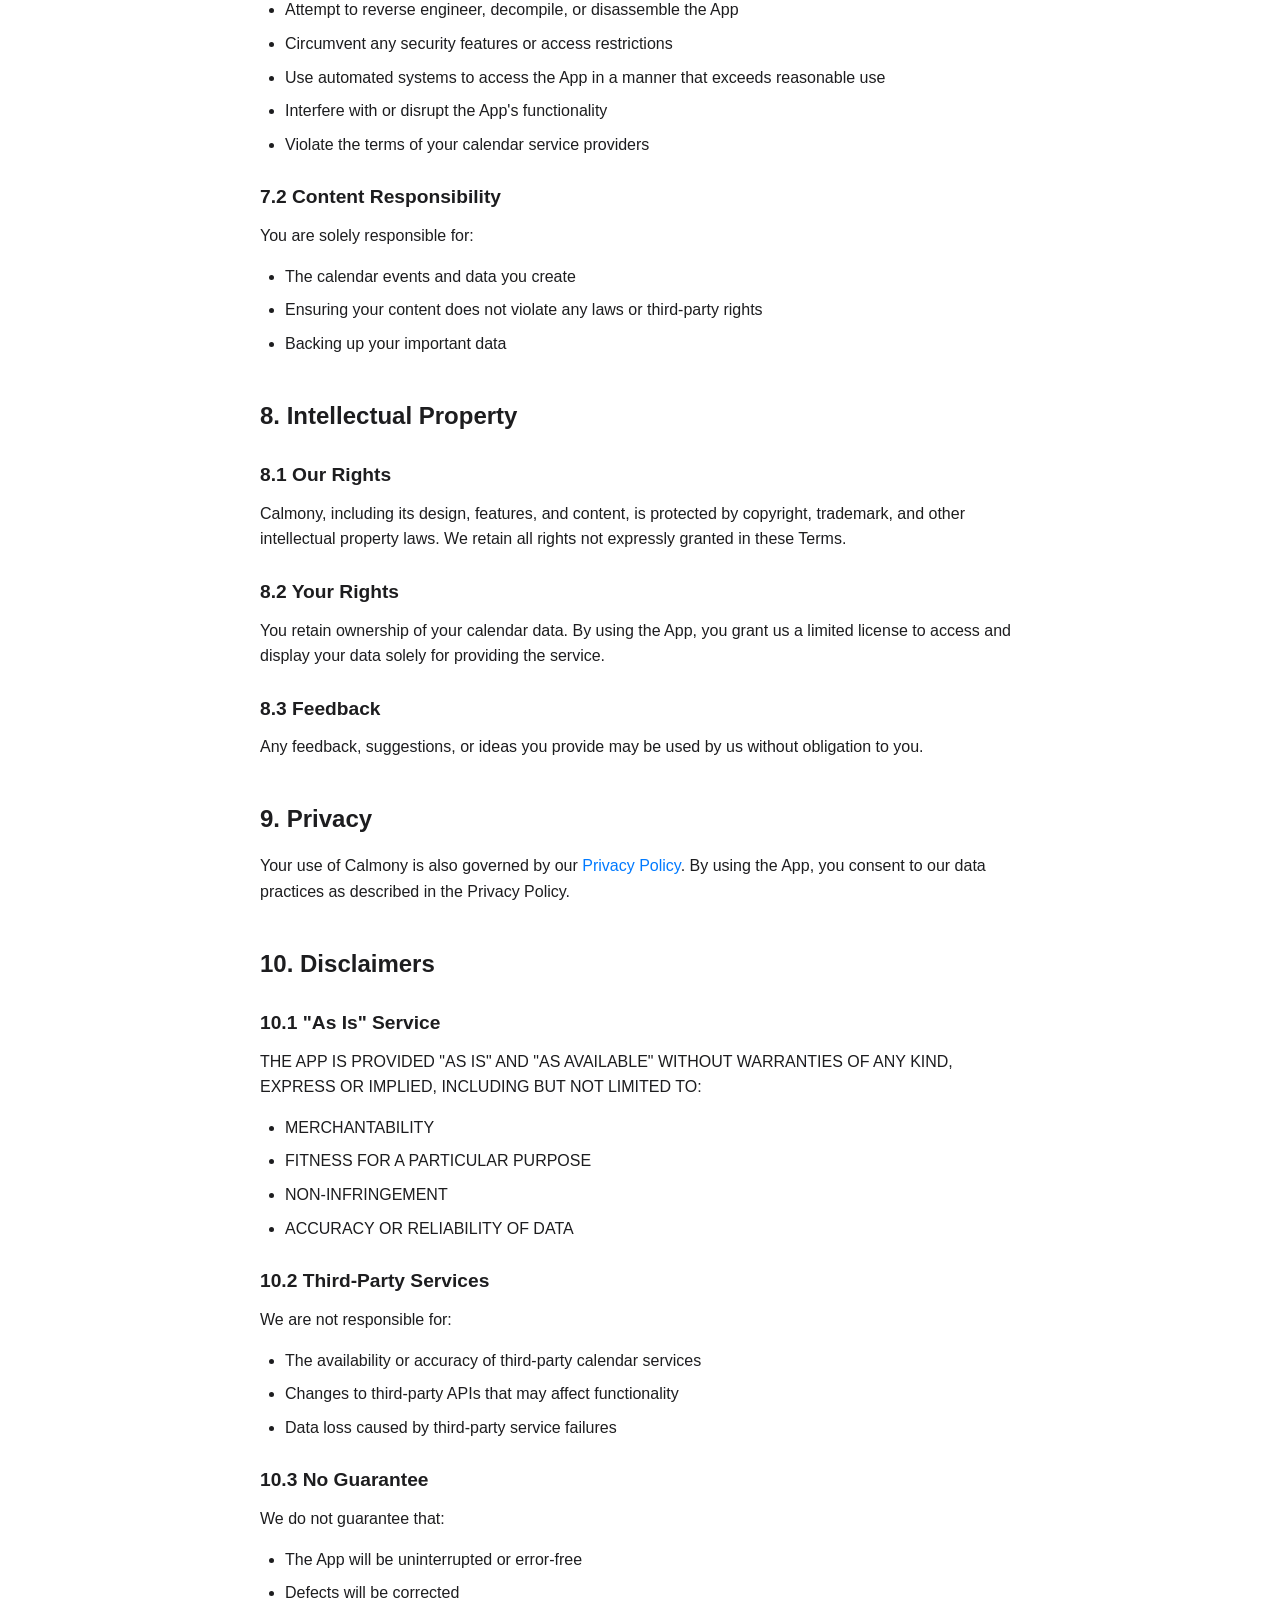
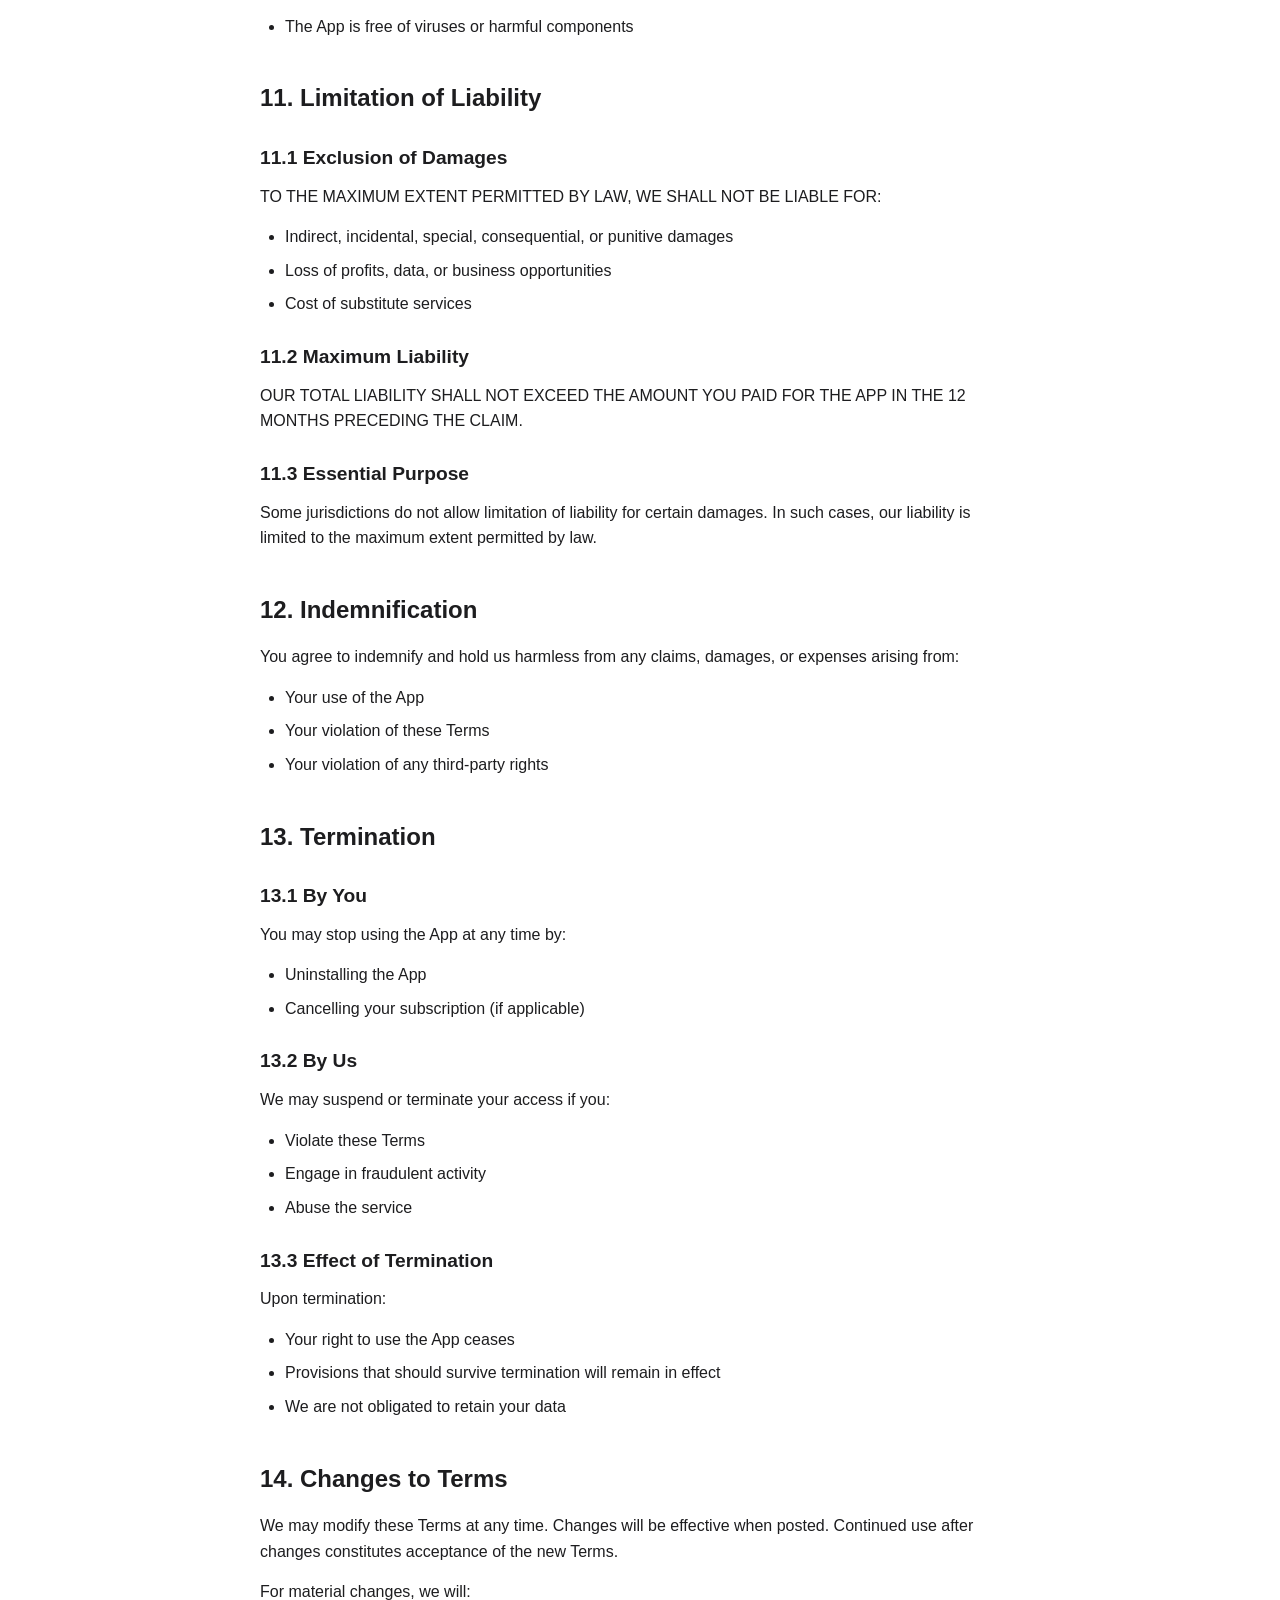
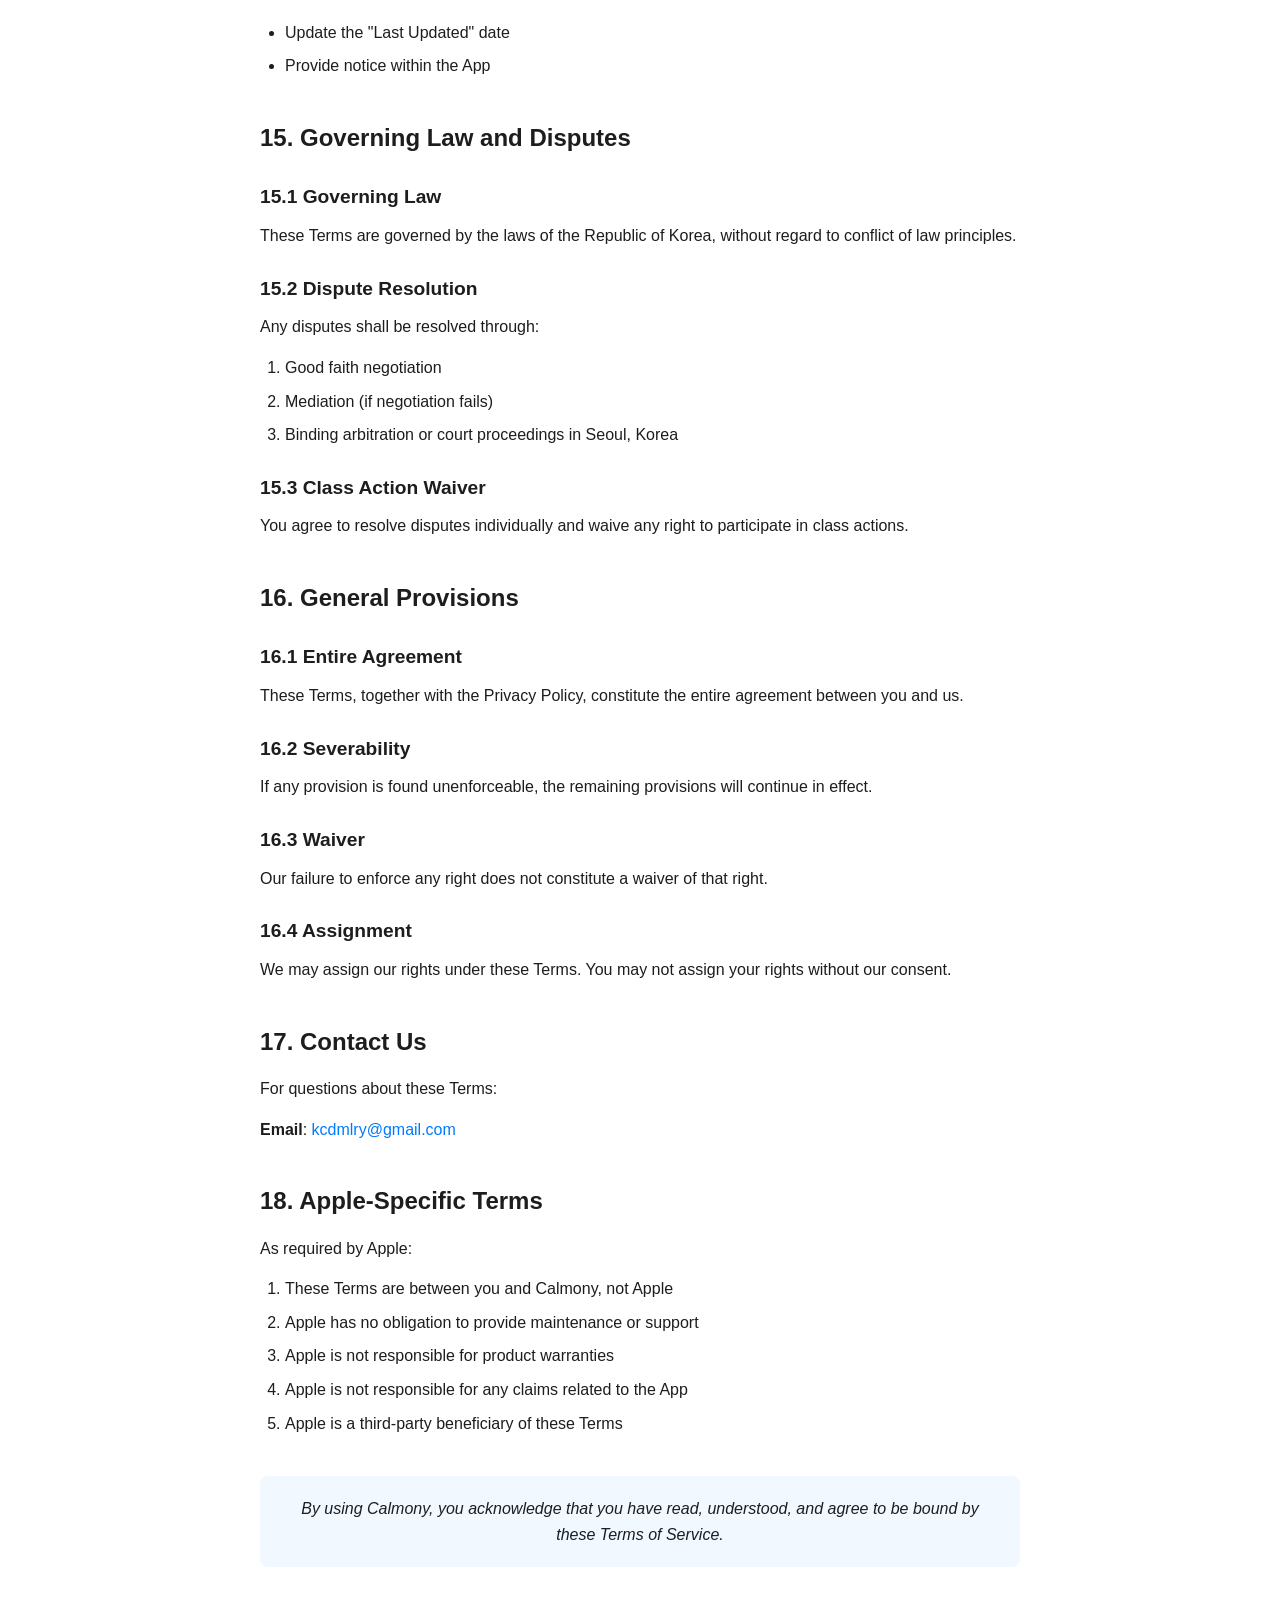
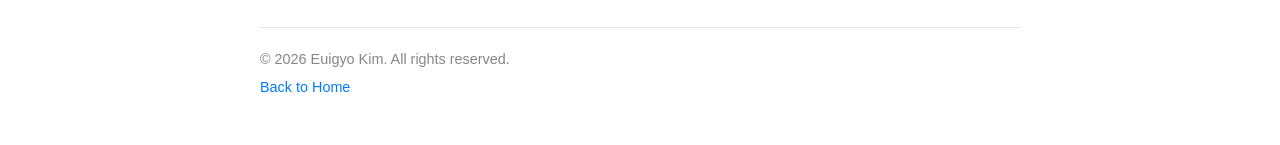
<file: calmony/terms.html>
<!DOCTYPE html>
<html lang="en">
<head>
    <meta charset="UTF-8">
    <meta name="viewport" content="width=device-width, initial-scale=1.0">
    <title>Terms of Service - Calmony</title>
    <link rel="stylesheet" href="/assets/style.css">
</head>
<body>
    <div class="container">
        <h1>Terms of Service</h1>
        <p class="meta">Last Updated: February 16, 2026</p>

        <h2>1. Agreement to Terms</h2>
        <p>By downloading, installing, or using Calmony ("App"), you agree to be bound by these Terms of Service ("Terms"). If you do not agree to these Terms, do not use the App.</p>
        <p>These Terms constitute a legal agreement between you and Calmony ("we", "our", or "us").</p>

        <h2>2. Description of Service</h2>
        <p>Calmony is a desktop calendar application that:</p>
        <ul>
            <li>Integrates multiple calendar accounts (Google Calendar, Apple iCloud, Microsoft Exchange)</li>
            <li>Provides unified calendar view and management</li>
            <li>Supports natural language event creation</li>
            <li>Offers premium features through subscription or one-time purchase</li>
        </ul>

        <h2>3. Eligibility</h2>
        <p>To use Calmony, you must:</p>
        <ul>
            <li>Be at least 13 years of age (or the minimum age in your jurisdiction)</li>
            <li>Have the legal capacity to enter into these Terms</li>
            <li>Not be prohibited from using the App under applicable laws</li>
        </ul>

        <h2>4. Account and Third-Party Services</h2>

        <h3>4.1 Calendar Accounts</h3>
        <p>To use core features, you must connect at least one calendar account. By connecting your accounts, you:</p>
        <ul>
            <li>Authorize Calmony to access your calendar data</li>
            <li>Agree to the terms of service of your calendar provider</li>
            <li>Acknowledge that your calendar data remains governed by your provider's policies</li>
        </ul>

        <h3>4.2 Your Responsibilities</h3>
        <p>You are responsible for:</p>
        <ul>
            <li>Maintaining the security of your account credentials</li>
            <li>All activities that occur through your connected accounts</li>
            <li>Ensuring your use complies with your calendar provider's terms</li>
        </ul>

        <h2>5. Subscriptions and Purchases</h2>

        <h3>5.1 Subscription Plans</h3>
        <table>
            <thead>
                <tr>
                    <th>Plan</th>
                    <th>Billing</th>
                    <th>Features</th>
                </tr>
            </thead>
            <tbody>
                <tr>
                    <td><strong>Free</strong></td>
                    <td>None</td>
                    <td>Basic features with limits</td>
                </tr>
                <tr>
                    <td><strong>Premium Monthly</strong></td>
                    <td>$2.99/month</td>
                    <td>Full access, auto-renews</td>
                </tr>
                <tr>
                    <td><strong>Premium Yearly</strong></td>
                    <td>$24.99/year</td>
                    <td>Full access, auto-renews, 30% savings</td>
                </tr>
                <tr>
                    <td><strong>Lifetime</strong></td>
                    <td>$49.99 one-time</td>
                    <td>Permanent access to v1.x features</td>
                </tr>
            </tbody>
        </table>

        <h3>5.2 Billing and Renewal</h3>
        <ul>
            <li>All purchases are processed through the Apple App Store</li>
            <li>Subscriptions automatically renew unless cancelled at least 24 hours before the end of the current period</li>
            <li>Your App Store account will be charged for renewal within 24 hours prior to the end of the current period</li>
            <li>You can manage and cancel subscriptions in your App Store account settings</li>
        </ul>

        <h3>5.3 Price Changes</h3>
        <p>We reserve the right to change subscription prices. Price changes will:</p>
        <ul>
            <li>Be communicated in advance</li>
            <li>Not affect your current billing period</li>
            <li>Apply to subsequent renewal periods</li>
        </ul>

        <h3>5.4 Refunds</h3>
        <p>Refund requests are handled by Apple according to their refund policy. To request a refund:</p>
        <ol>
            <li>Visit <a href="https://reportaproblem.apple.com/">reportaproblem.apple.com</a></li>
            <li>Sign in with your Apple ID</li>
            <li>Select the purchase and request a refund</li>
        </ol>
        <p>We do not have direct access to process refunds.</p>

        <h2>6. Lifetime License Terms</h2>

        <h3>6.1 Scope</h3>
        <p>The Lifetime License provides:</p>
        <ul>
            <li>Permanent access to all features available in version 1.x</li>
            <li>No recurring charges</li>
            <li>Access on devices signed into your Apple ID</li>
        </ul>

        <h3>6.2 Limitations</h3>
        <p>The Lifetime License does NOT include:</p>
        <ul>
            <li>Major version upgrades (v2.0 and beyond) unless explicitly stated</li>
            <li>Priority customer support (subscription benefit only)</li>
            <li>Guaranteed feature parity with future subscription plans</li>
        </ul>

        <h3>6.3 Non-Transferable</h3>
        <p>The Lifetime License is:</p>
        <ul>
            <li>Tied to your Apple ID</li>
            <li>Non-transferable to other accounts</li>
            <li>Non-refundable except as required by applicable law</li>
        </ul>

        <h2>7. Acceptable Use</h2>

        <h3>7.1 You Agree NOT To:</h3>
        <ul>
            <li>Use the App for any illegal purpose</li>
            <li>Attempt to reverse engineer, decompile, or disassemble the App</li>
            <li>Circumvent any security features or access restrictions</li>
            <li>Use automated systems to access the App in a manner that exceeds reasonable use</li>
            <li>Interfere with or disrupt the App's functionality</li>
            <li>Violate the terms of your calendar service providers</li>
        </ul>

        <h3>7.2 Content Responsibility</h3>
        <p>You are solely responsible for:</p>
        <ul>
            <li>The calendar events and data you create</li>
            <li>Ensuring your content does not violate any laws or third-party rights</li>
            <li>Backing up your important data</li>
        </ul>

        <h2>8. Intellectual Property</h2>

        <h3>8.1 Our Rights</h3>
        <p>Calmony, including its design, features, and content, is protected by copyright, trademark, and other intellectual property laws. We retain all rights not expressly granted in these Terms.</p>

        <h3>8.2 Your Rights</h3>
        <p>You retain ownership of your calendar data. By using the App, you grant us a limited license to access and display your data solely for providing the service.</p>

        <h3>8.3 Feedback</h3>
        <p>Any feedback, suggestions, or ideas you provide may be used by us without obligation to you.</p>

        <h2>9. Privacy</h2>
        <p>Your use of Calmony is also governed by our <a href="/calmony/privacy.html">Privacy Policy</a>. By using the App, you consent to our data practices as described in the Privacy Policy.</p>

        <h2>10. Disclaimers</h2>

        <h3>10.1 "As Is" Service</h3>
        <p>THE APP IS PROVIDED "AS IS" AND "AS AVAILABLE" WITHOUT WARRANTIES OF ANY KIND, EXPRESS OR IMPLIED, INCLUDING BUT NOT LIMITED TO:</p>
        <ul>
            <li>MERCHANTABILITY</li>
            <li>FITNESS FOR A PARTICULAR PURPOSE</li>
            <li>NON-INFRINGEMENT</li>
            <li>ACCURACY OR RELIABILITY OF DATA</li>
        </ul>

        <h3>10.2 Third-Party Services</h3>
        <p>We are not responsible for:</p>
        <ul>
            <li>The availability or accuracy of third-party calendar services</li>
            <li>Changes to third-party APIs that may affect functionality</li>
            <li>Data loss caused by third-party service failures</li>
        </ul>

        <h3>10.3 No Guarantee</h3>
        <p>We do not guarantee that:</p>
        <ul>
            <li>The App will be uninterrupted or error-free</li>
            <li>Defects will be corrected</li>
            <li>The App is free of viruses or harmful components</li>
        </ul>

        <h2>11. Limitation of Liability</h2>

        <h3>11.1 Exclusion of Damages</h3>
        <p>TO THE MAXIMUM EXTENT PERMITTED BY LAW, WE SHALL NOT BE LIABLE FOR:</p>
        <ul>
            <li>Indirect, incidental, special, consequential, or punitive damages</li>
            <li>Loss of profits, data, or business opportunities</li>
            <li>Cost of substitute services</li>
        </ul>

        <h3>11.2 Maximum Liability</h3>
        <p>OUR TOTAL LIABILITY SHALL NOT EXCEED THE AMOUNT YOU PAID FOR THE APP IN THE 12 MONTHS PRECEDING THE CLAIM.</p>

        <h3>11.3 Essential Purpose</h3>
        <p>Some jurisdictions do not allow limitation of liability for certain damages. In such cases, our liability is limited to the maximum extent permitted by law.</p>

        <h2>12. Indemnification</h2>
        <p>You agree to indemnify and hold us harmless from any claims, damages, or expenses arising from:</p>
        <ul>
            <li>Your use of the App</li>
            <li>Your violation of these Terms</li>
            <li>Your violation of any third-party rights</li>
        </ul>

        <h2>13. Termination</h2>

        <h3>13.1 By You</h3>
        <p>You may stop using the App at any time by:</p>
        <ul>
            <li>Uninstalling the App</li>
            <li>Cancelling your subscription (if applicable)</li>
        </ul>

        <h3>13.2 By Us</h3>
        <p>We may suspend or terminate your access if you:</p>
        <ul>
            <li>Violate these Terms</li>
            <li>Engage in fraudulent activity</li>
            <li>Abuse the service</li>
        </ul>

        <h3>13.3 Effect of Termination</h3>
        <p>Upon termination:</p>
        <ul>
            <li>Your right to use the App ceases</li>
            <li>Provisions that should survive termination will remain in effect</li>
            <li>We are not obligated to retain your data</li>
        </ul>

        <h2>14. Changes to Terms</h2>
        <p>We may modify these Terms at any time. Changes will be effective when posted. Continued use after changes constitutes acceptance of the new Terms.</p>
        <p>For material changes, we will:</p>
        <ul>
            <li>Update the "Last Updated" date</li>
            <li>Provide notice within the App</li>
        </ul>

        <h2>15. Governing Law and Disputes</h2>

        <h3>15.1 Governing Law</h3>
        <p>These Terms are governed by the laws of the Republic of Korea, without regard to conflict of law principles.</p>

        <h3>15.2 Dispute Resolution</h3>
        <p>Any disputes shall be resolved through:</p>
        <ol>
            <li>Good faith negotiation</li>
            <li>Mediation (if negotiation fails)</li>
            <li>Binding arbitration or court proceedings in Seoul, Korea</li>
        </ol>

        <h3>15.3 Class Action Waiver</h3>
        <p>You agree to resolve disputes individually and waive any right to participate in class actions.</p>

        <h2>16. General Provisions</h2>

        <h3>16.1 Entire Agreement</h3>
        <p>These Terms, together with the Privacy Policy, constitute the entire agreement between you and us.</p>

        <h3>16.2 Severability</h3>
        <p>If any provision is found unenforceable, the remaining provisions will continue in effect.</p>

        <h3>16.3 Waiver</h3>
        <p>Our failure to enforce any right does not constitute a waiver of that right.</p>

        <h3>16.4 Assignment</h3>
        <p>We may assign our rights under these Terms. You may not assign your rights without our consent.</p>

        <h2>17. Contact Us</h2>
        <p>For questions about these Terms:</p>
        <p><strong>Email</strong>: <a href="mailto:kcdmlry@gmail.com">kcdmlry@gmail.com</a></p>

        <h2>18. Apple-Specific Terms</h2>
        <p>As required by Apple:</p>
        <ol>
            <li>These Terms are between you and Calmony, not Apple</li>
            <li>Apple has no obligation to provide maintenance or support</li>
            <li>Apple is not responsible for product warranties</li>
            <li>Apple is not responsible for any claims related to the App</li>
            <li>Apple is a third-party beneficiary of these Terms</li>
        </ol>

        <p class="legal-notice"><em>By using Calmony, you acknowledge that you have read, understood, and agree to be bound by these Terms of Service.</em></p>

        <footer>
            <p>&copy; 2026 Euigyo Kim. All rights reserved.</p>
            <p><a href="/">Back to Home</a></p>
        </footer>
    </div>
</body>
</html>
</file>
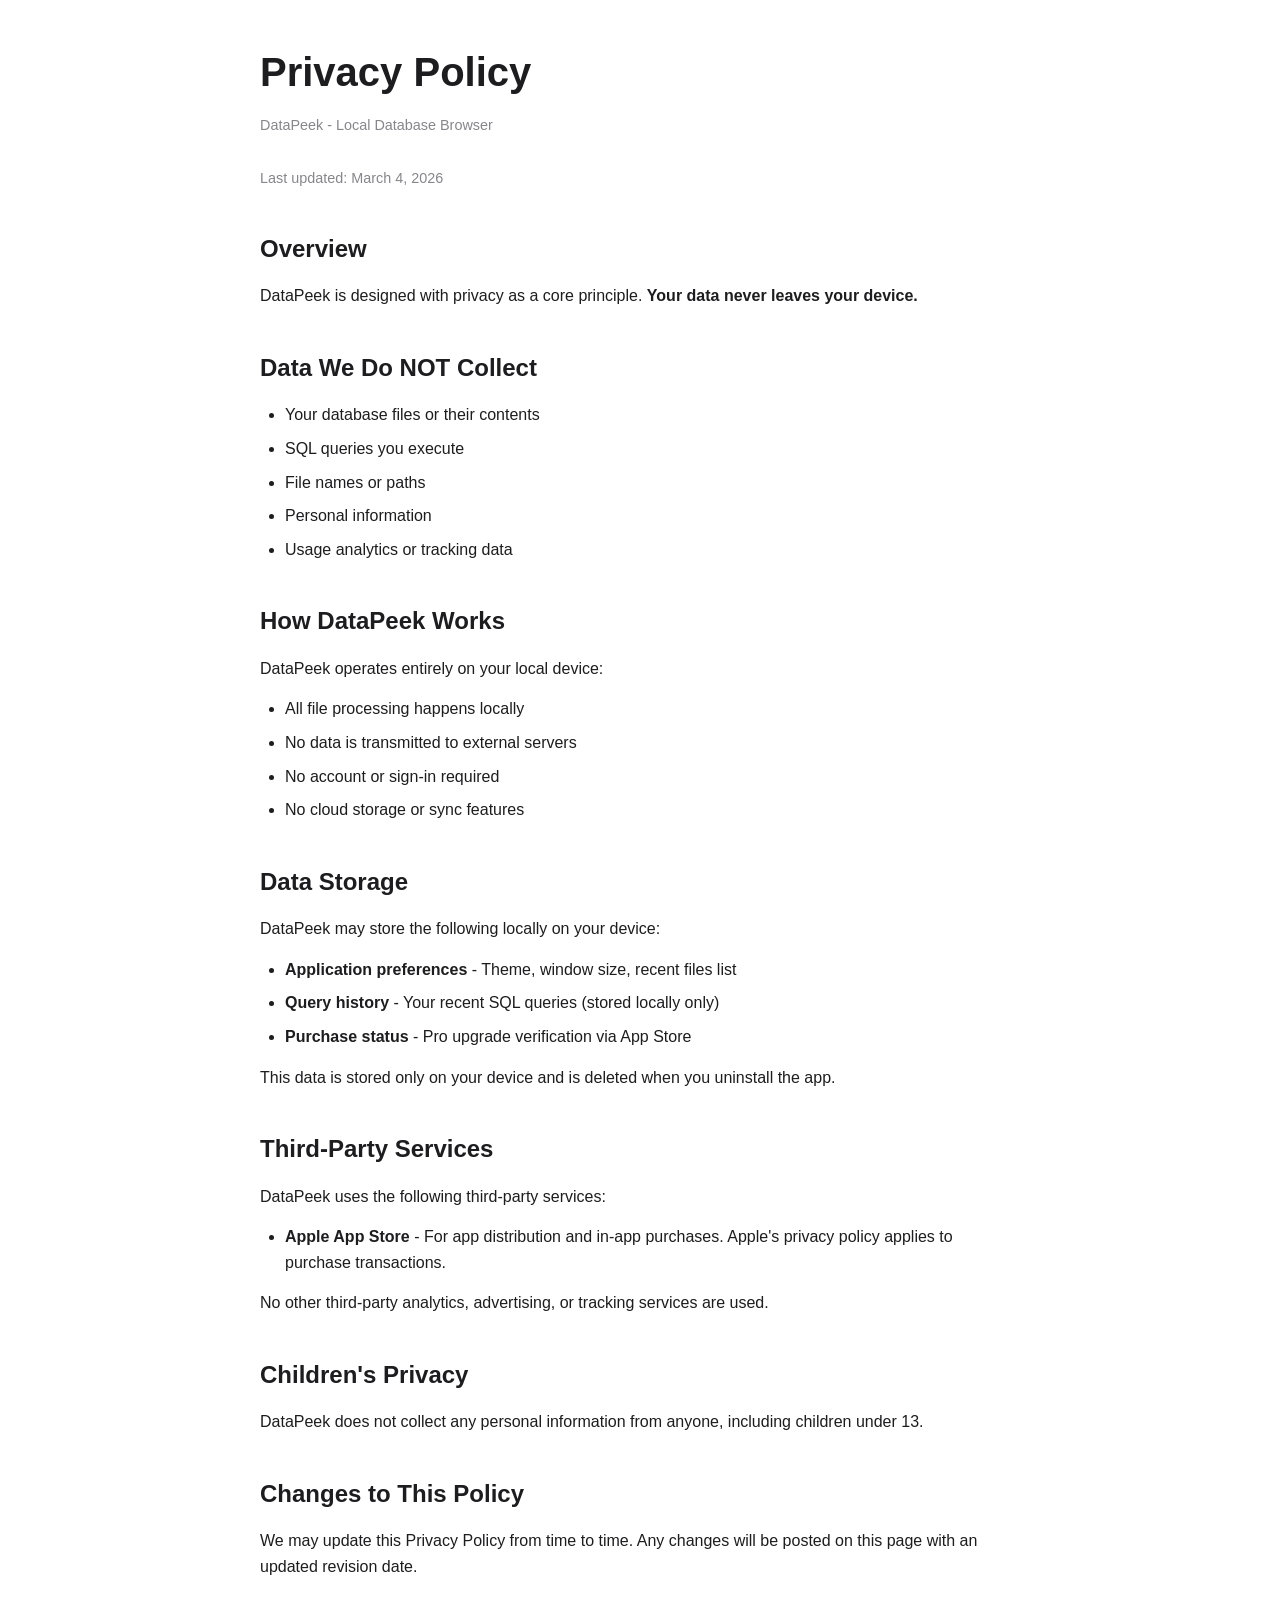
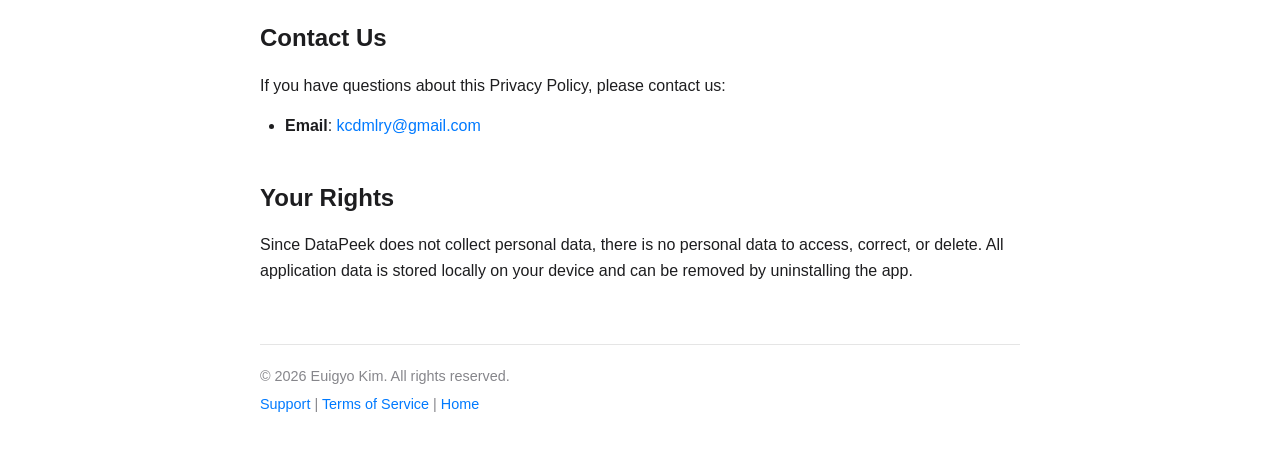
<file: datapeek/privacy.html>
<!DOCTYPE html>
<html lang="en">
<head>
    <meta charset="UTF-8">
    <meta name="viewport" content="width=device-width, initial-scale=1.0">
    <title>Privacy Policy - DataPeek</title>
    <link rel="stylesheet" href="/assets/style.css">
</head>
<body>
    <div class="container">
        <h1>Privacy Policy</h1>
        <p class="meta">DataPeek - Local Database Browser</p>
        <p class="meta">Last updated: March 4, 2026</p>

        <h2>Overview</h2>
        <p>DataPeek is designed with privacy as a core principle. <strong>Your data never leaves your device.</strong></p>

        <h2>Data We Do NOT Collect</h2>
        <ul>
            <li>Your database files or their contents</li>
            <li>SQL queries you execute</li>
            <li>File names or paths</li>
            <li>Personal information</li>
            <li>Usage analytics or tracking data</li>
        </ul>

        <h2>How DataPeek Works</h2>
        <p>DataPeek operates entirely on your local device:</p>
        <ul>
            <li>All file processing happens locally</li>
            <li>No data is transmitted to external servers</li>
            <li>No account or sign-in required</li>
            <li>No cloud storage or sync features</li>
        </ul>

        <h2>Data Storage</h2>
        <p>DataPeek may store the following locally on your device:</p>
        <ul>
            <li><strong>Application preferences</strong> - Theme, window size, recent files list</li>
            <li><strong>Query history</strong> - Your recent SQL queries (stored locally only)</li>
            <li><strong>Purchase status</strong> - Pro upgrade verification via App Store</li>
        </ul>
        <p>This data is stored only on your device and is deleted when you uninstall the app.</p>

        <h2>Third-Party Services</h2>
        <p>DataPeek uses the following third-party services:</p>
        <ul>
            <li><strong>Apple App Store</strong> - For app distribution and in-app purchases. Apple's privacy policy applies to purchase transactions.</li>
        </ul>
        <p>No other third-party analytics, advertising, or tracking services are used.</p>

        <h2>Children's Privacy</h2>
        <p>DataPeek does not collect any personal information from anyone, including children under 13.</p>

        <h2>Changes to This Policy</h2>
        <p>We may update this Privacy Policy from time to time. Any changes will be posted on this page with an updated revision date.</p>

        <h2>Contact Us</h2>
        <p>If you have questions about this Privacy Policy, please contact us:</p>
        <ul>
            <li><strong>Email</strong>: <a href="mailto:kcdmlry@gmail.com">kcdmlry@gmail.com</a></li>
        </ul>

        <h2>Your Rights</h2>
        <p>Since DataPeek does not collect personal data, there is no personal data to access, correct, or delete. All application data is stored locally on your device and can be removed by uninstalling the app.</p>

        <footer>
            <p>&copy; 2026 Euigyo Kim. All rights reserved.</p>
            <p><a href="/datapeek/support.html">Support</a> | <a href="/datapeek/terms.html">Terms of Service</a> | <a href="/">Home</a></p>
        </footer>
    </div>
</body>
</html>
</file>
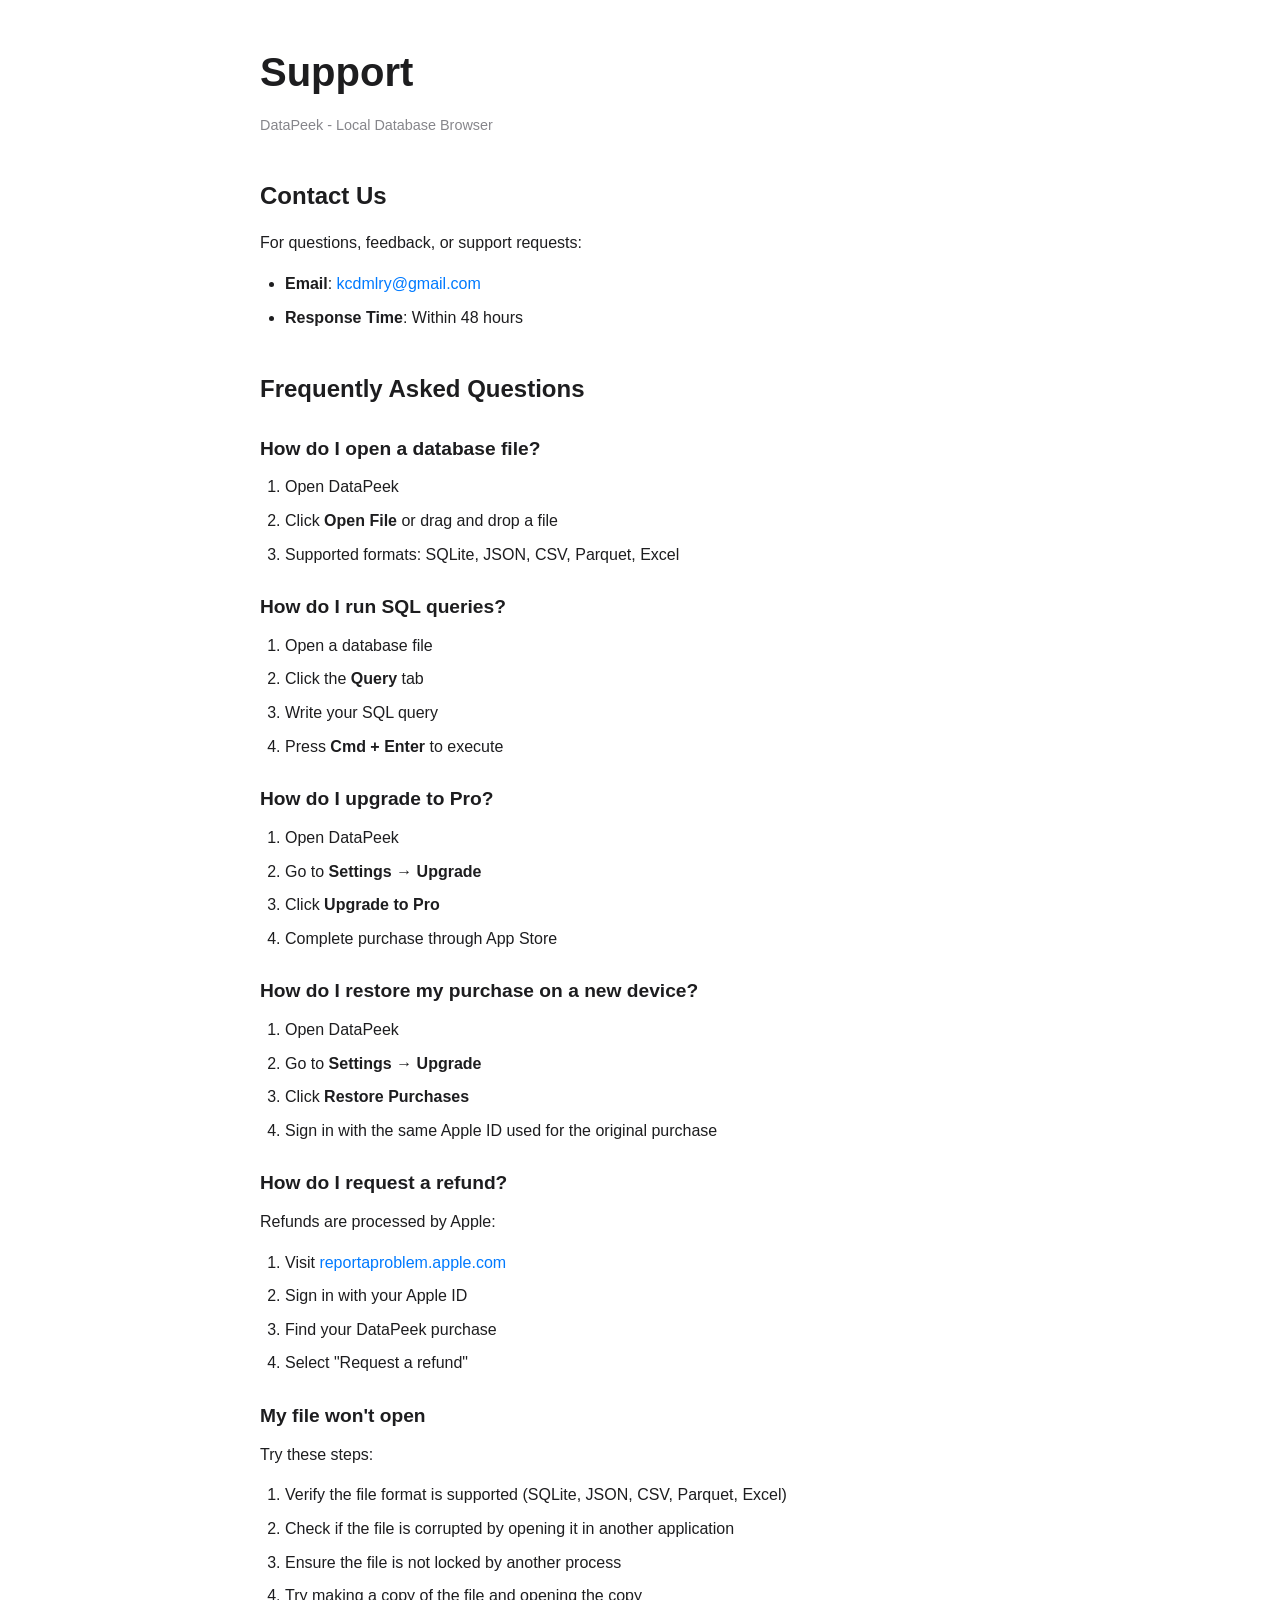
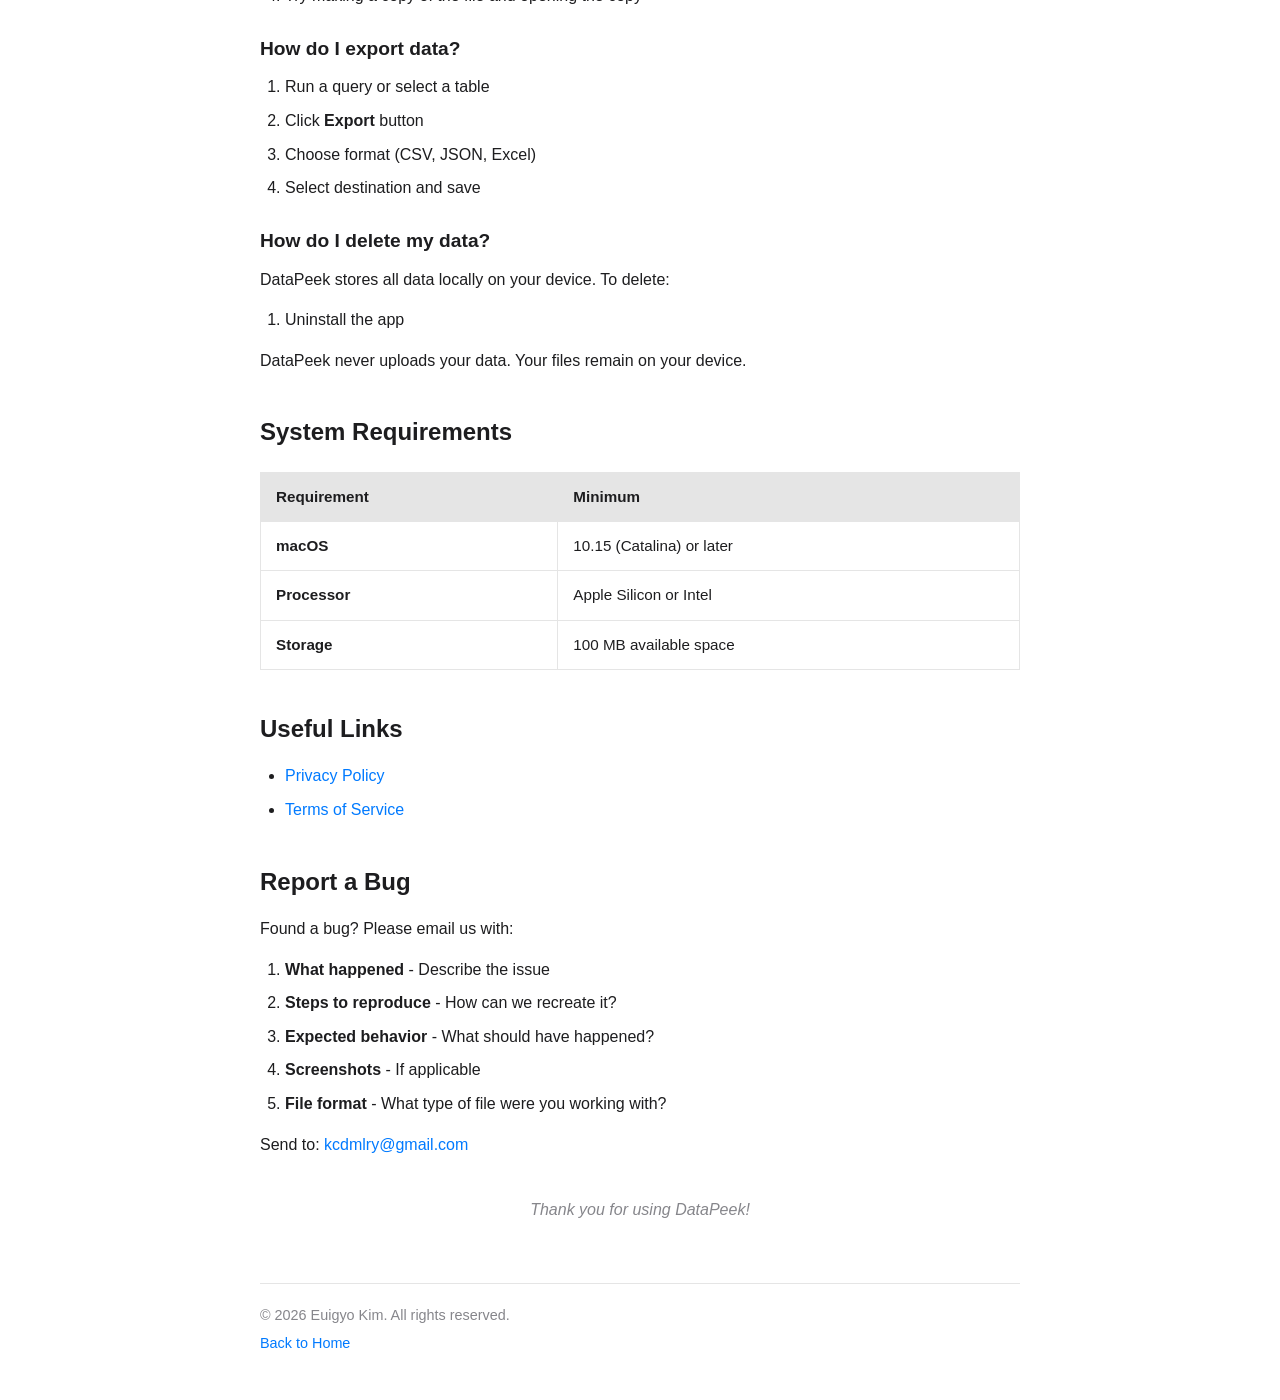
<file: datapeek/support.html>
<!DOCTYPE html>
<html lang="en">
<head>
    <meta charset="UTF-8">
    <meta name="viewport" content="width=device-width, initial-scale=1.0">
    <title>Support - DataPeek</title>
    <link rel="stylesheet" href="/assets/style.css">
</head>
<body>
    <div class="container">
        <h1>Support</h1>
        <p class="meta">DataPeek - Local Database Browser</p>

        <h2>Contact Us</h2>
        <p>For questions, feedback, or support requests:</p>
        <ul>
            <li><strong>Email</strong>: <a href="mailto:kcdmlry@gmail.com">kcdmlry@gmail.com</a></li>
            <li><strong>Response Time</strong>: Within 48 hours</li>
        </ul>

        <h2>Frequently Asked Questions</h2>

        <h3>How do I open a database file?</h3>
        <ol>
            <li>Open DataPeek</li>
            <li>Click <strong>Open File</strong> or drag and drop a file</li>
            <li>Supported formats: SQLite, JSON, CSV, Parquet, Excel</li>
        </ol>

        <h3>How do I run SQL queries?</h3>
        <ol>
            <li>Open a database file</li>
            <li>Click the <strong>Query</strong> tab</li>
            <li>Write your SQL query</li>
            <li>Press <strong>Cmd + Enter</strong> to execute</li>
        </ol>

        <h3>How do I upgrade to Pro?</h3>
        <ol>
            <li>Open DataPeek</li>
            <li>Go to <strong>Settings</strong> → <strong>Upgrade</strong></li>
            <li>Click <strong>Upgrade to Pro</strong></li>
            <li>Complete purchase through App Store</li>
        </ol>

        <h3>How do I restore my purchase on a new device?</h3>
        <ol>
            <li>Open DataPeek</li>
            <li>Go to <strong>Settings</strong> → <strong>Upgrade</strong></li>
            <li>Click <strong>Restore Purchases</strong></li>
            <li>Sign in with the same Apple ID used for the original purchase</li>
        </ol>

        <h3>How do I request a refund?</h3>
        <p>Refunds are processed by Apple:</p>
        <ol>
            <li>Visit <a href="https://reportaproblem.apple.com/">reportaproblem.apple.com</a></li>
            <li>Sign in with your Apple ID</li>
            <li>Find your DataPeek purchase</li>
            <li>Select "Request a refund"</li>
        </ol>

        <h3>My file won't open</h3>
        <p>Try these steps:</p>
        <ol>
            <li>Verify the file format is supported (SQLite, JSON, CSV, Parquet, Excel)</li>
            <li>Check if the file is corrupted by opening it in another application</li>
            <li>Ensure the file is not locked by another process</li>
            <li>Try making a copy of the file and opening the copy</li>
        </ol>

        <h3>How do I export data?</h3>
        <ol>
            <li>Run a query or select a table</li>
            <li>Click <strong>Export</strong> button</li>
            <li>Choose format (CSV, JSON, Excel)</li>
            <li>Select destination and save</li>
        </ol>

        <h3>How do I delete my data?</h3>
        <p>DataPeek stores all data locally on your device. To delete:</p>
        <ol>
            <li>Uninstall the app</li>
        </ol>
        <p>DataPeek never uploads your data. Your files remain on your device.</p>

        <h2>System Requirements</h2>
        <table>
            <thead>
                <tr>
                    <th>Requirement</th>
                    <th>Minimum</th>
                </tr>
            </thead>
            <tbody>
                <tr>
                    <td><strong>macOS</strong></td>
                    <td>10.15 (Catalina) or later</td>
                </tr>
                <tr>
                    <td><strong>Processor</strong></td>
                    <td>Apple Silicon or Intel</td>
                </tr>
                <tr>
                    <td><strong>Storage</strong></td>
                    <td>100 MB available space</td>
                </tr>
            </tbody>
        </table>

        <h2>Useful Links</h2>
        <ul>
            <li><a href="/datapeek/privacy.html">Privacy Policy</a></li>
            <li><a href="/datapeek/terms.html">Terms of Service</a></li>
        </ul>

        <h2>Report a Bug</h2>
        <p>Found a bug? Please email us with:</p>
        <ol>
            <li><strong>What happened</strong> - Describe the issue</li>
            <li><strong>Steps to reproduce</strong> - How can we recreate it?</li>
            <li><strong>Expected behavior</strong> - What should have happened?</li>
            <li><strong>Screenshots</strong> - If applicable</li>
            <li><strong>File format</strong> - What type of file were you working with?</li>
        </ol>
        <p>Send to: <a href="mailto:kcdmlry@gmail.com">kcdmlry@gmail.com</a></p>

        <p class="thank-you"><em>Thank you for using DataPeek!</em></p>

        <footer>
            <p>&copy; 2026 Euigyo Kim. All rights reserved.</p>
            <p><a href="/">Back to Home</a></p>
        </footer>
    </div>
</body>
</html>
</file>
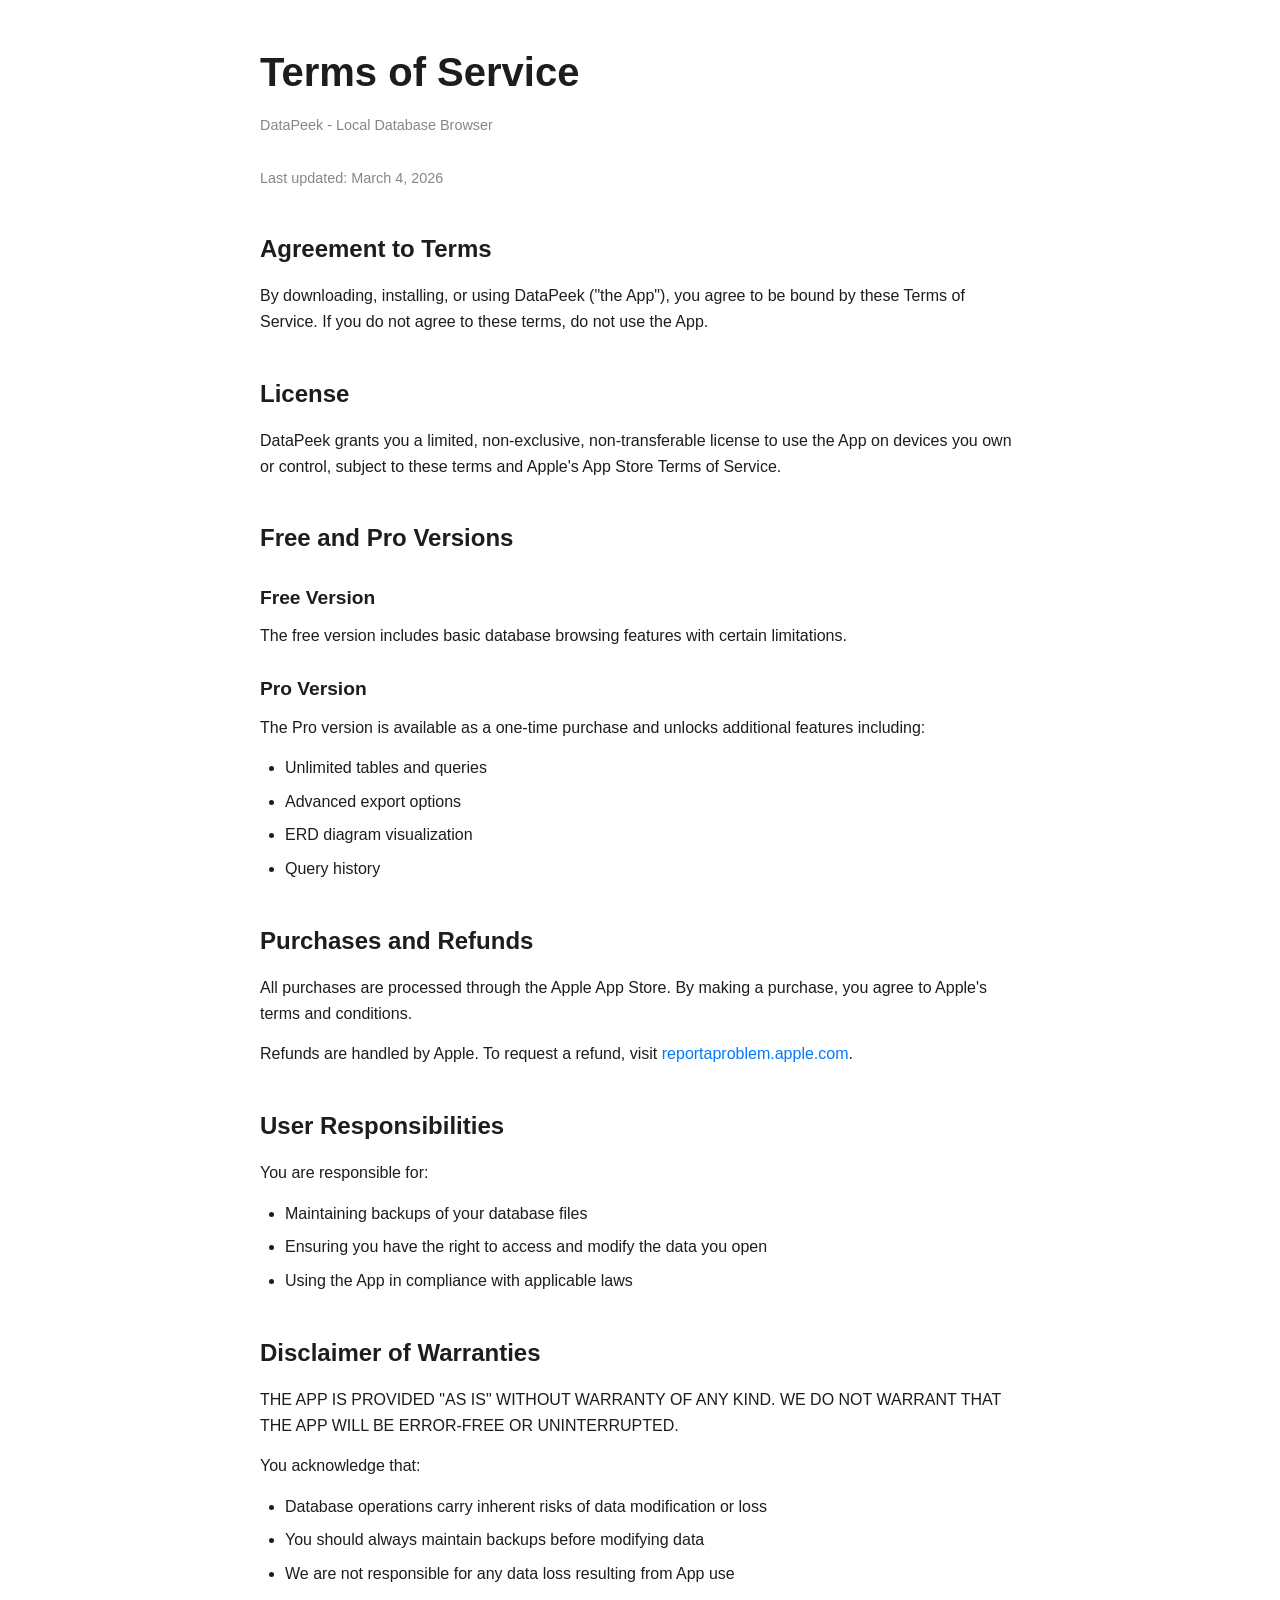
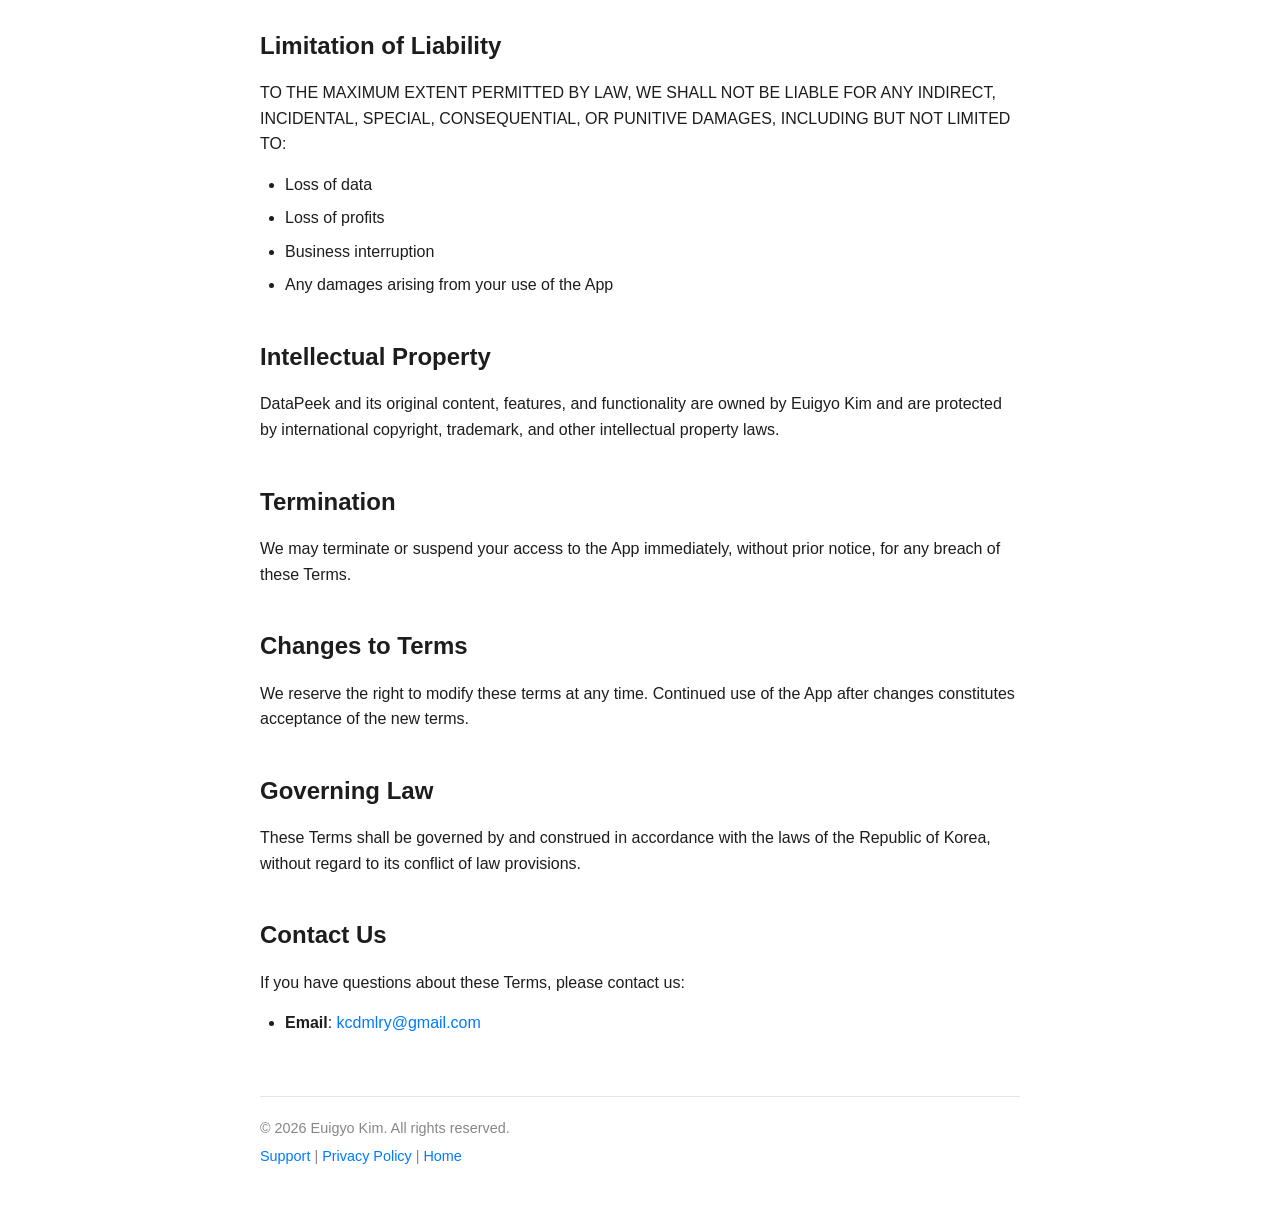
<file: datapeek/terms.html>
<!DOCTYPE html>
<html lang="en">
<head>
    <meta charset="UTF-8">
    <meta name="viewport" content="width=device-width, initial-scale=1.0">
    <title>Terms of Service - DataPeek</title>
    <link rel="stylesheet" href="/assets/style.css">
</head>
<body>
    <div class="container">
        <h1>Terms of Service</h1>
        <p class="meta">DataPeek - Local Database Browser</p>
        <p class="meta">Last updated: March 4, 2026</p>

        <h2>Agreement to Terms</h2>
        <p>By downloading, installing, or using DataPeek ("the App"), you agree to be bound by these Terms of Service. If you do not agree to these terms, do not use the App.</p>

        <h2>License</h2>
        <p>DataPeek grants you a limited, non-exclusive, non-transferable license to use the App on devices you own or control, subject to these terms and Apple's App Store Terms of Service.</p>

        <h2>Free and Pro Versions</h2>
        <h3>Free Version</h3>
        <p>The free version includes basic database browsing features with certain limitations.</p>

        <h3>Pro Version</h3>
        <p>The Pro version is available as a one-time purchase and unlocks additional features including:</p>
        <ul>
            <li>Unlimited tables and queries</li>
            <li>Advanced export options</li>
            <li>ERD diagram visualization</li>
            <li>Query history</li>
        </ul>

        <h2>Purchases and Refunds</h2>
        <p>All purchases are processed through the Apple App Store. By making a purchase, you agree to Apple's terms and conditions.</p>
        <p>Refunds are handled by Apple. To request a refund, visit <a href="https://reportaproblem.apple.com/">reportaproblem.apple.com</a>.</p>

        <h2>User Responsibilities</h2>
        <p>You are responsible for:</p>
        <ul>
            <li>Maintaining backups of your database files</li>
            <li>Ensuring you have the right to access and modify the data you open</li>
            <li>Using the App in compliance with applicable laws</li>
        </ul>

        <h2>Disclaimer of Warranties</h2>
        <p>THE APP IS PROVIDED "AS IS" WITHOUT WARRANTY OF ANY KIND. WE DO NOT WARRANT THAT THE APP WILL BE ERROR-FREE OR UNINTERRUPTED.</p>
        <p>You acknowledge that:</p>
        <ul>
            <li>Database operations carry inherent risks of data modification or loss</li>
            <li>You should always maintain backups before modifying data</li>
            <li>We are not responsible for any data loss resulting from App use</li>
        </ul>

        <h2>Limitation of Liability</h2>
        <p>TO THE MAXIMUM EXTENT PERMITTED BY LAW, WE SHALL NOT BE LIABLE FOR ANY INDIRECT, INCIDENTAL, SPECIAL, CONSEQUENTIAL, OR PUNITIVE DAMAGES, INCLUDING BUT NOT LIMITED TO:</p>
        <ul>
            <li>Loss of data</li>
            <li>Loss of profits</li>
            <li>Business interruption</li>
            <li>Any damages arising from your use of the App</li>
        </ul>

        <h2>Intellectual Property</h2>
        <p>DataPeek and its original content, features, and functionality are owned by Euigyo Kim and are protected by international copyright, trademark, and other intellectual property laws.</p>

        <h2>Termination</h2>
        <p>We may terminate or suspend your access to the App immediately, without prior notice, for any breach of these Terms.</p>

        <h2>Changes to Terms</h2>
        <p>We reserve the right to modify these terms at any time. Continued use of the App after changes constitutes acceptance of the new terms.</p>

        <h2>Governing Law</h2>
        <p>These Terms shall be governed by and construed in accordance with the laws of the Republic of Korea, without regard to its conflict of law provisions.</p>

        <h2>Contact Us</h2>
        <p>If you have questions about these Terms, please contact us:</p>
        <ul>
            <li><strong>Email</strong>: <a href="mailto:kcdmlry@gmail.com">kcdmlry@gmail.com</a></li>
        </ul>

        <footer>
            <p>&copy; 2026 Euigyo Kim. All rights reserved.</p>
            <p><a href="/datapeek/support.html">Support</a> | <a href="/datapeek/privacy.html">Privacy Policy</a> | <a href="/">Home</a></p>
        </footer>
    </div>
</body>
</html>
</file>
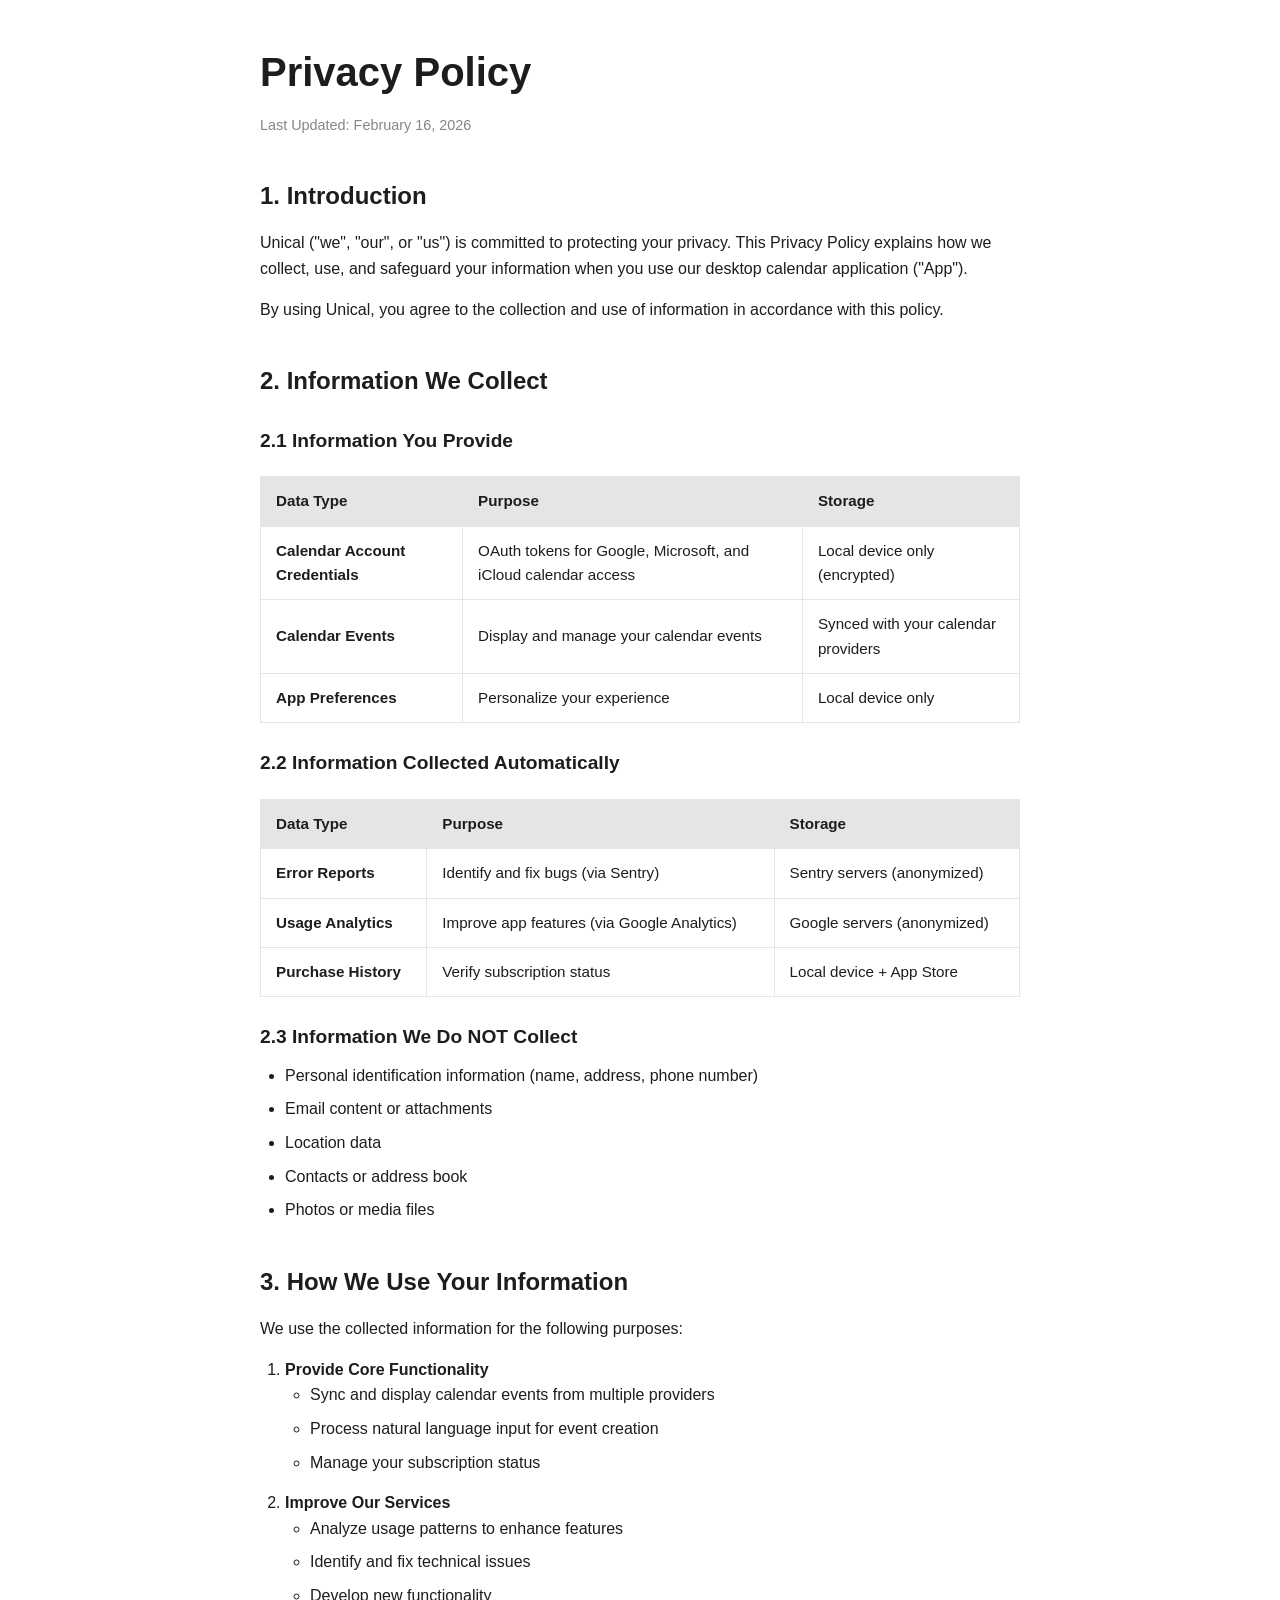
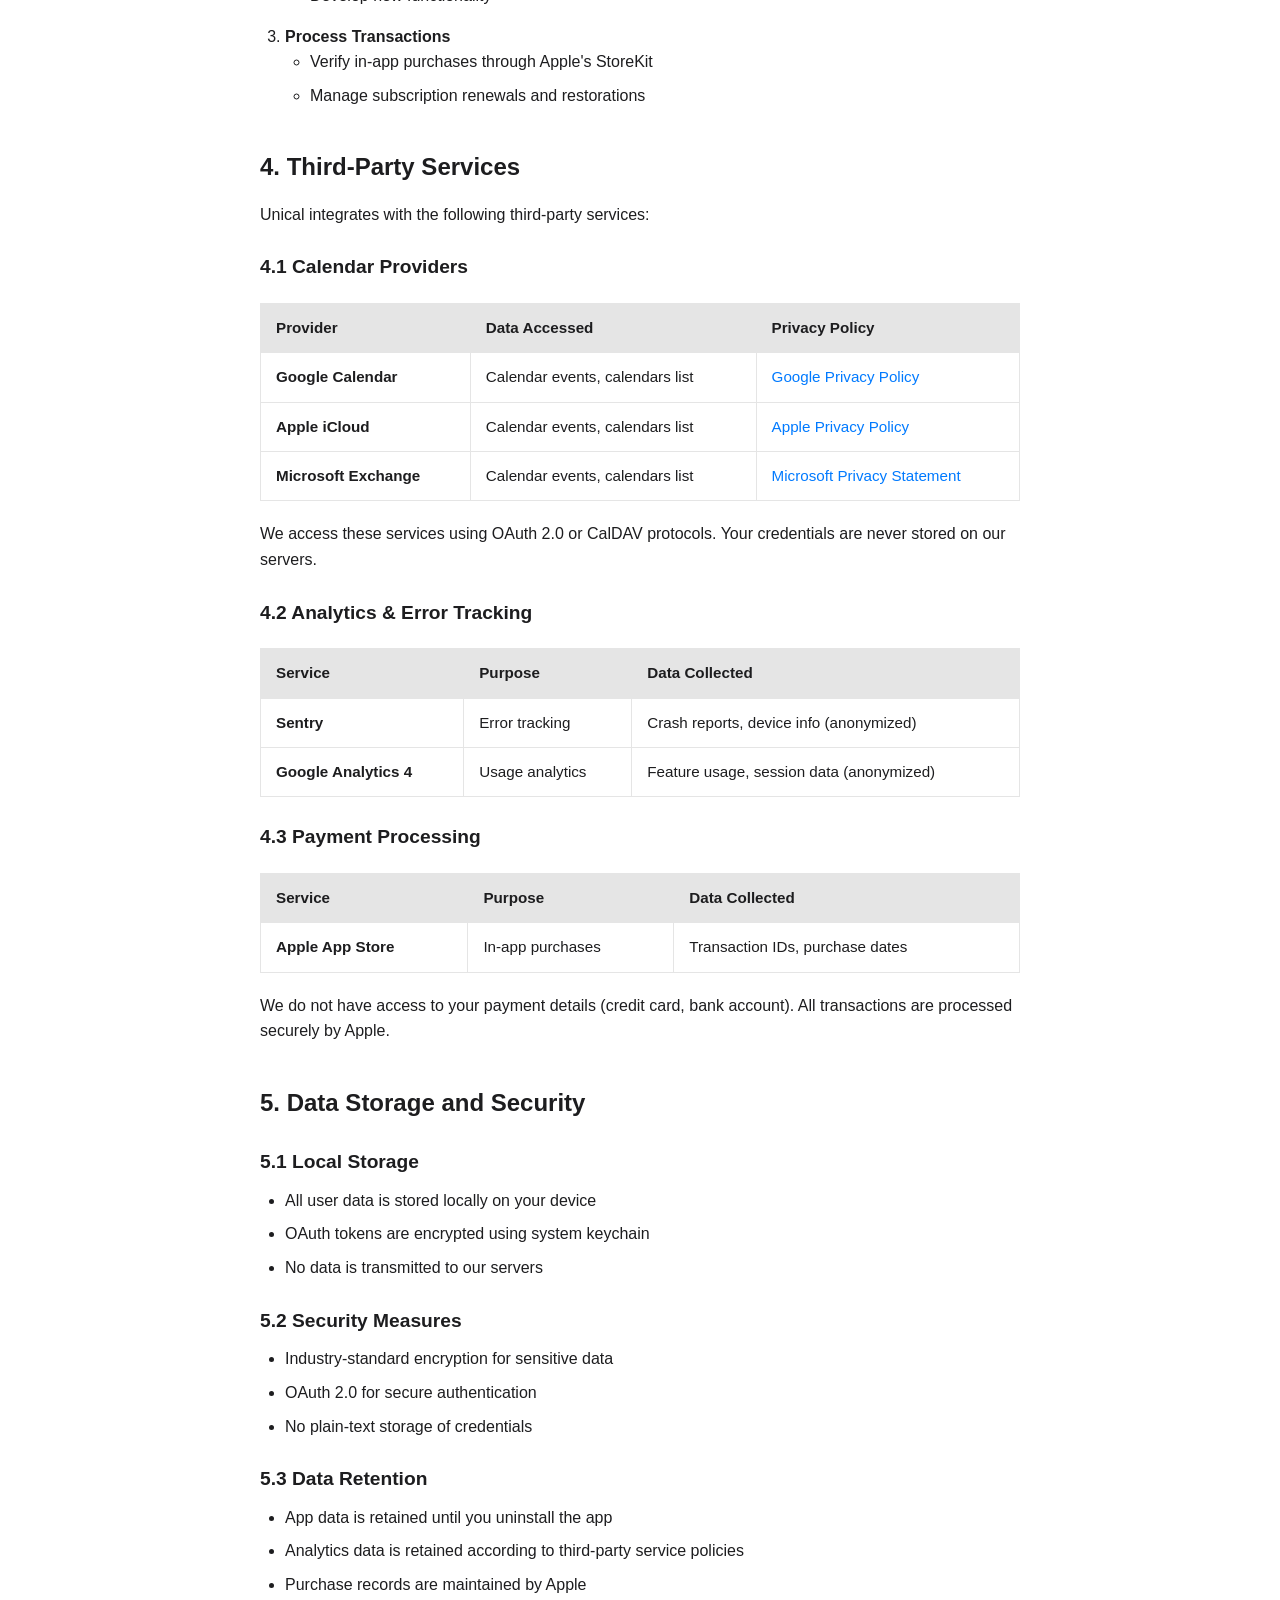
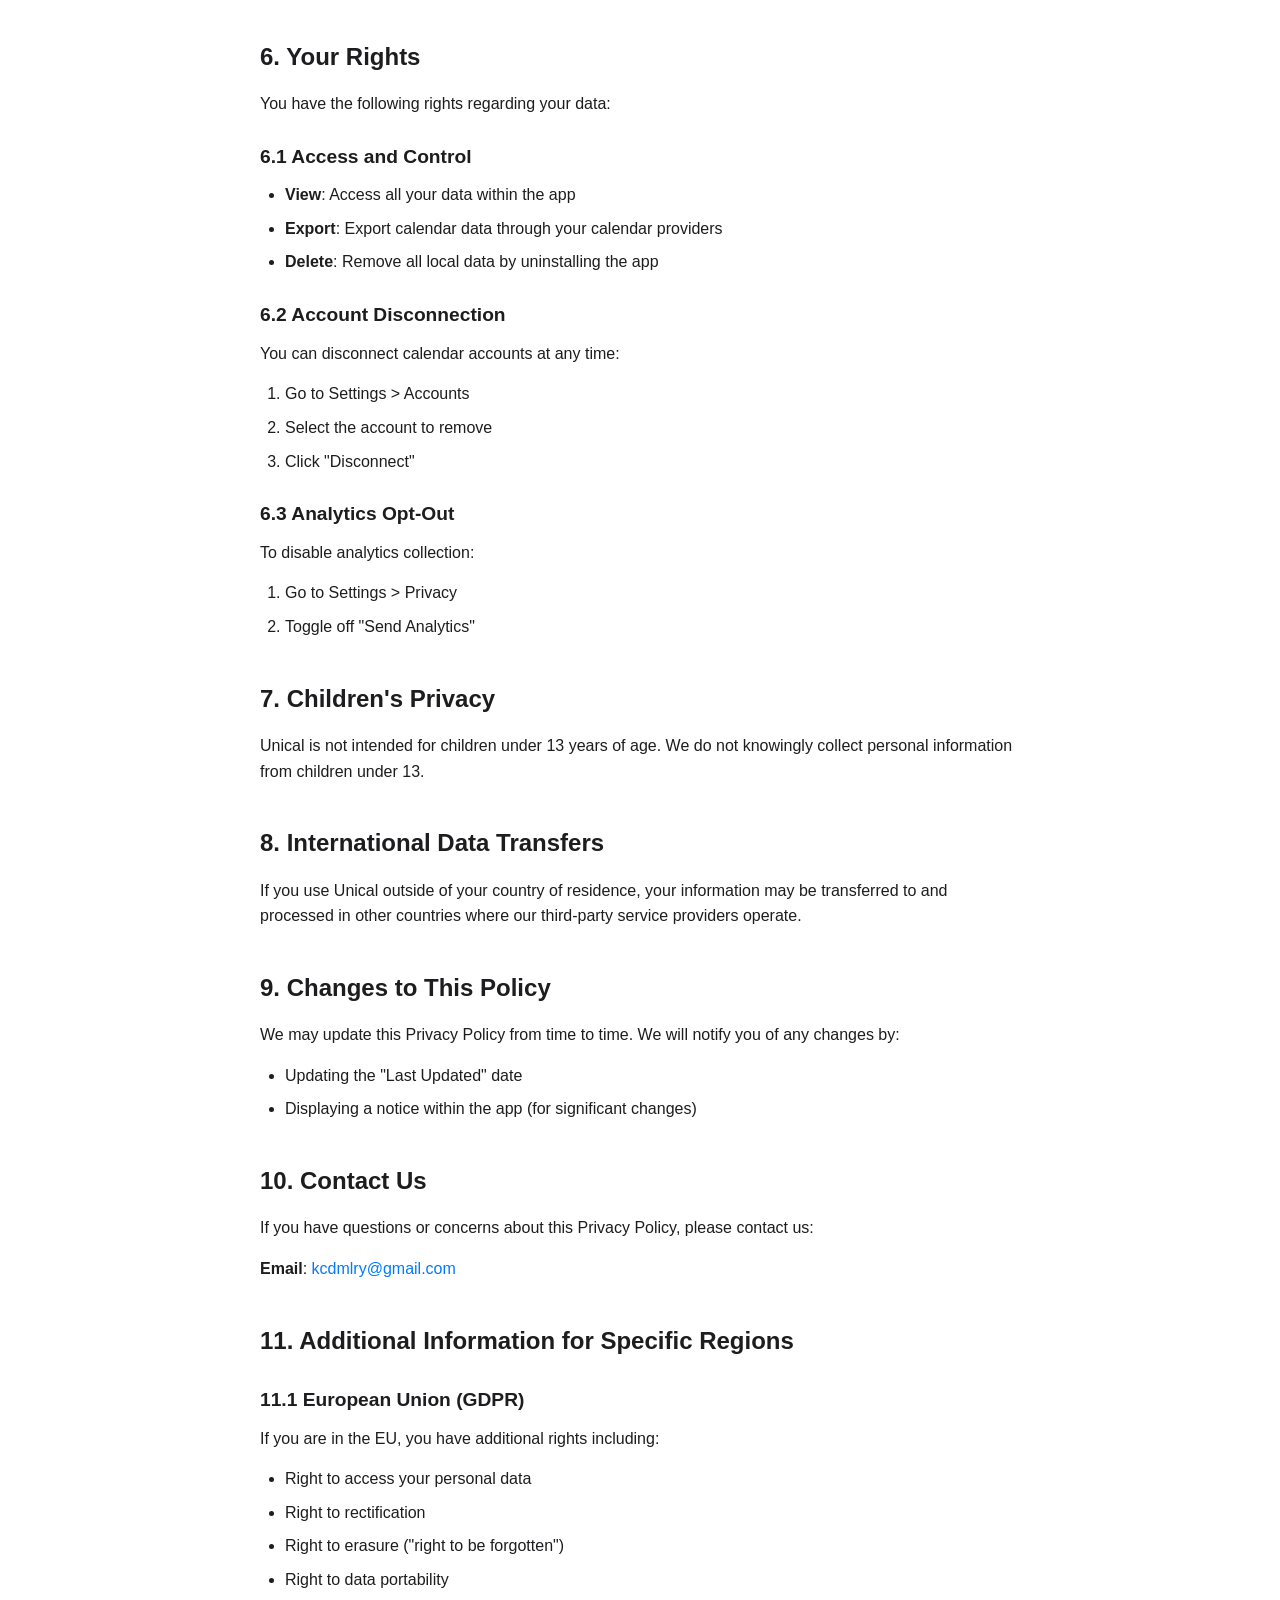
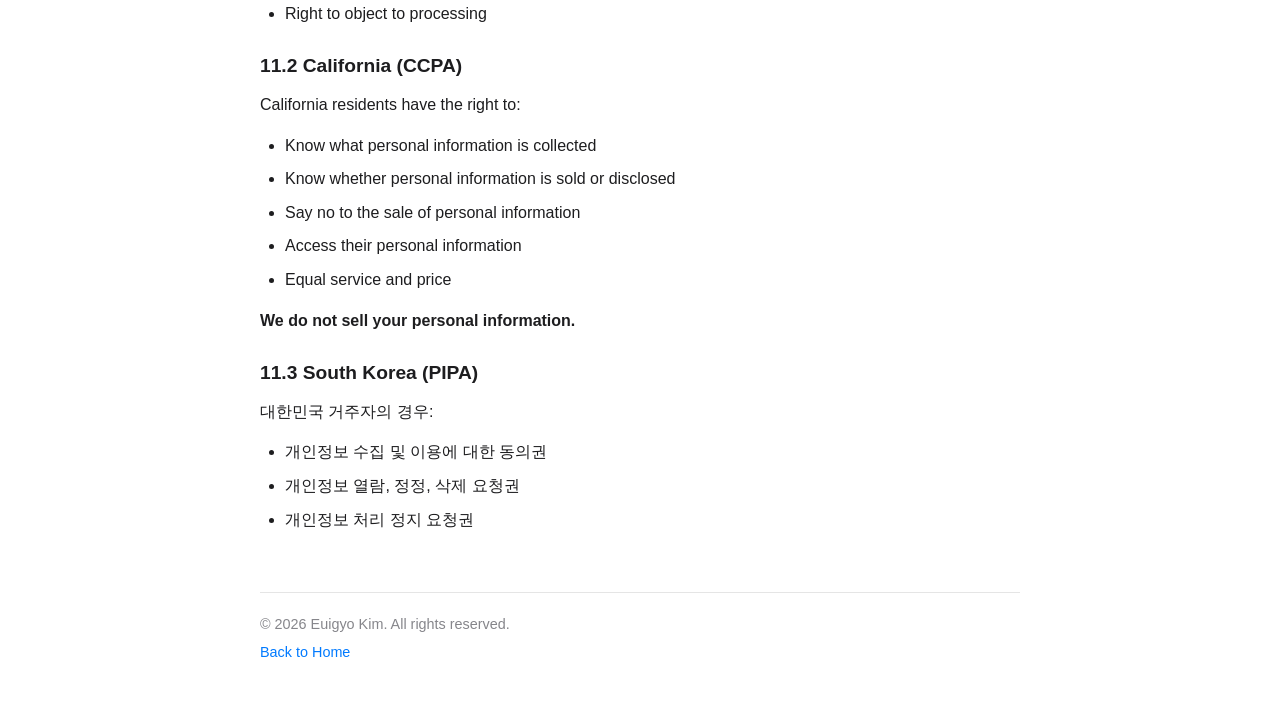
<file: unical/privacy.html>
<!DOCTYPE html>
<html lang="en">
<head>
    <meta charset="UTF-8">
    <meta name="viewport" content="width=device-width, initial-scale=1.0">
    <title>Privacy Policy - Unical</title>
    <link rel="stylesheet" href="/assets/style.css">
</head>
<body>
    <div class="container">
        <h1>Privacy Policy</h1>
        <p class="meta">Last Updated: February 16, 2026</p>

        <h2>1. Introduction</h2>
        <p>Unical ("we", "our", or "us") is committed to protecting your privacy. This Privacy Policy explains how we collect, use, and safeguard your information when you use our desktop calendar application ("App").</p>
        <p>By using Unical, you agree to the collection and use of information in accordance with this policy.</p>

        <h2>2. Information We Collect</h2>

        <h3>2.1 Information You Provide</h3>
        <table>
            <thead>
                <tr>
                    <th>Data Type</th>
                    <th>Purpose</th>
                    <th>Storage</th>
                </tr>
            </thead>
            <tbody>
                <tr>
                    <td><strong>Calendar Account Credentials</strong></td>
                    <td>OAuth tokens for Google, Microsoft, and iCloud calendar access</td>
                    <td>Local device only (encrypted)</td>
                </tr>
                <tr>
                    <td><strong>Calendar Events</strong></td>
                    <td>Display and manage your calendar events</td>
                    <td>Synced with your calendar providers</td>
                </tr>
                <tr>
                    <td><strong>App Preferences</strong></td>
                    <td>Personalize your experience</td>
                    <td>Local device only</td>
                </tr>
            </tbody>
        </table>

        <h3>2.2 Information Collected Automatically</h3>
        <table>
            <thead>
                <tr>
                    <th>Data Type</th>
                    <th>Purpose</th>
                    <th>Storage</th>
                </tr>
            </thead>
            <tbody>
                <tr>
                    <td><strong>Error Reports</strong></td>
                    <td>Identify and fix bugs (via Sentry)</td>
                    <td>Sentry servers (anonymized)</td>
                </tr>
                <tr>
                    <td><strong>Usage Analytics</strong></td>
                    <td>Improve app features (via Google Analytics)</td>
                    <td>Google servers (anonymized)</td>
                </tr>
                <tr>
                    <td><strong>Purchase History</strong></td>
                    <td>Verify subscription status</td>
                    <td>Local device + App Store</td>
                </tr>
            </tbody>
        </table>

        <h3>2.3 Information We Do NOT Collect</h3>
        <ul>
            <li>Personal identification information (name, address, phone number)</li>
            <li>Email content or attachments</li>
            <li>Location data</li>
            <li>Contacts or address book</li>
            <li>Photos or media files</li>
        </ul>

        <h2>3. How We Use Your Information</h2>
        <p>We use the collected information for the following purposes:</p>
        <ol>
            <li><strong>Provide Core Functionality</strong>
                <ul>
                    <li>Sync and display calendar events from multiple providers</li>
                    <li>Process natural language input for event creation</li>
                    <li>Manage your subscription status</li>
                </ul>
            </li>
            <li><strong>Improve Our Services</strong>
                <ul>
                    <li>Analyze usage patterns to enhance features</li>
                    <li>Identify and fix technical issues</li>
                    <li>Develop new functionality</li>
                </ul>
            </li>
            <li><strong>Process Transactions</strong>
                <ul>
                    <li>Verify in-app purchases through Apple's StoreKit</li>
                    <li>Manage subscription renewals and restorations</li>
                </ul>
            </li>
        </ol>

        <h2>4. Third-Party Services</h2>
        <p>Unical integrates with the following third-party services:</p>

        <h3>4.1 Calendar Providers</h3>
        <table>
            <thead>
                <tr>
                    <th>Provider</th>
                    <th>Data Accessed</th>
                    <th>Privacy Policy</th>
                </tr>
            </thead>
            <tbody>
                <tr>
                    <td><strong>Google Calendar</strong></td>
                    <td>Calendar events, calendars list</td>
                    <td><a href="https://policies.google.com/privacy">Google Privacy Policy</a></td>
                </tr>
                <tr>
                    <td><strong>Apple iCloud</strong></td>
                    <td>Calendar events, calendars list</td>
                    <td><a href="https://www.apple.com/legal/privacy/">Apple Privacy Policy</a></td>
                </tr>
                <tr>
                    <td><strong>Microsoft Exchange</strong></td>
                    <td>Calendar events, calendars list</td>
                    <td><a href="https://privacy.microsoft.com/">Microsoft Privacy Statement</a></td>
                </tr>
            </tbody>
        </table>
        <p>We access these services using OAuth 2.0 or CalDAV protocols. Your credentials are never stored on our servers.</p>

        <h3>4.2 Analytics & Error Tracking</h3>
        <table>
            <thead>
                <tr>
                    <th>Service</th>
                    <th>Purpose</th>
                    <th>Data Collected</th>
                </tr>
            </thead>
            <tbody>
                <tr>
                    <td><strong>Sentry</strong></td>
                    <td>Error tracking</td>
                    <td>Crash reports, device info (anonymized)</td>
                </tr>
                <tr>
                    <td><strong>Google Analytics 4</strong></td>
                    <td>Usage analytics</td>
                    <td>Feature usage, session data (anonymized)</td>
                </tr>
            </tbody>
        </table>

        <h3>4.3 Payment Processing</h3>
        <table>
            <thead>
                <tr>
                    <th>Service</th>
                    <th>Purpose</th>
                    <th>Data Collected</th>
                </tr>
            </thead>
            <tbody>
                <tr>
                    <td><strong>Apple App Store</strong></td>
                    <td>In-app purchases</td>
                    <td>Transaction IDs, purchase dates</td>
                </tr>
            </tbody>
        </table>
        <p>We do not have access to your payment details (credit card, bank account). All transactions are processed securely by Apple.</p>

        <h2>5. Data Storage and Security</h2>

        <h3>5.1 Local Storage</h3>
        <ul>
            <li>All user data is stored locally on your device</li>
            <li>OAuth tokens are encrypted using system keychain</li>
            <li>No data is transmitted to our servers</li>
        </ul>

        <h3>5.2 Security Measures</h3>
        <ul>
            <li>Industry-standard encryption for sensitive data</li>
            <li>OAuth 2.0 for secure authentication</li>
            <li>No plain-text storage of credentials</li>
        </ul>

        <h3>5.3 Data Retention</h3>
        <ul>
            <li>App data is retained until you uninstall the app</li>
            <li>Analytics data is retained according to third-party service policies</li>
            <li>Purchase records are maintained by Apple</li>
        </ul>

        <h2>6. Your Rights</h2>
        <p>You have the following rights regarding your data:</p>

        <h3>6.1 Access and Control</h3>
        <ul>
            <li><strong>View</strong>: Access all your data within the app</li>
            <li><strong>Export</strong>: Export calendar data through your calendar providers</li>
            <li><strong>Delete</strong>: Remove all local data by uninstalling the app</li>
        </ul>

        <h3>6.2 Account Disconnection</h3>
        <p>You can disconnect calendar accounts at any time:</p>
        <ol>
            <li>Go to Settings > Accounts</li>
            <li>Select the account to remove</li>
            <li>Click "Disconnect"</li>
        </ol>

        <h3>6.3 Analytics Opt-Out</h3>
        <p>To disable analytics collection:</p>
        <ol>
            <li>Go to Settings > Privacy</li>
            <li>Toggle off "Send Analytics"</li>
        </ol>

        <h2>7. Children's Privacy</h2>
        <p>Unical is not intended for children under 13 years of age. We do not knowingly collect personal information from children under 13.</p>

        <h2>8. International Data Transfers</h2>
        <p>If you use Unical outside of your country of residence, your information may be transferred to and processed in other countries where our third-party service providers operate.</p>

        <h2>9. Changes to This Policy</h2>
        <p>We may update this Privacy Policy from time to time. We will notify you of any changes by:</p>
        <ul>
            <li>Updating the "Last Updated" date</li>
            <li>Displaying a notice within the app (for significant changes)</li>
        </ul>

        <h2>10. Contact Us</h2>
        <p>If you have questions or concerns about this Privacy Policy, please contact us:</p>
        <p><strong>Email</strong>: <a href="mailto:kcdmlry@gmail.com">kcdmlry@gmail.com</a></p>

        <h2>11. Additional Information for Specific Regions</h2>

        <h3>11.1 European Union (GDPR)</h3>
        <p>If you are in the EU, you have additional rights including:</p>
        <ul>
            <li>Right to access your personal data</li>
            <li>Right to rectification</li>
            <li>Right to erasure ("right to be forgotten")</li>
            <li>Right to data portability</li>
            <li>Right to object to processing</li>
        </ul>

        <h3>11.2 California (CCPA)</h3>
        <p>California residents have the right to:</p>
        <ul>
            <li>Know what personal information is collected</li>
            <li>Know whether personal information is sold or disclosed</li>
            <li>Say no to the sale of personal information</li>
            <li>Access their personal information</li>
            <li>Equal service and price</li>
        </ul>
        <p><strong>We do not sell your personal information.</strong></p>

        <h3>11.3 South Korea (PIPA)</h3>
        <p>대한민국 거주자의 경우:</p>
        <ul>
            <li>개인정보 수집 및 이용에 대한 동의권</li>
            <li>개인정보 열람, 정정, 삭제 요청권</li>
            <li>개인정보 처리 정지 요청권</li>
        </ul>

        <footer>
            <p>&copy; 2026 Euigyo Kim. All rights reserved.</p>
            <p><a href="/">Back to Home</a></p>
        </footer>
    </div>
</body>
</html>
</file>
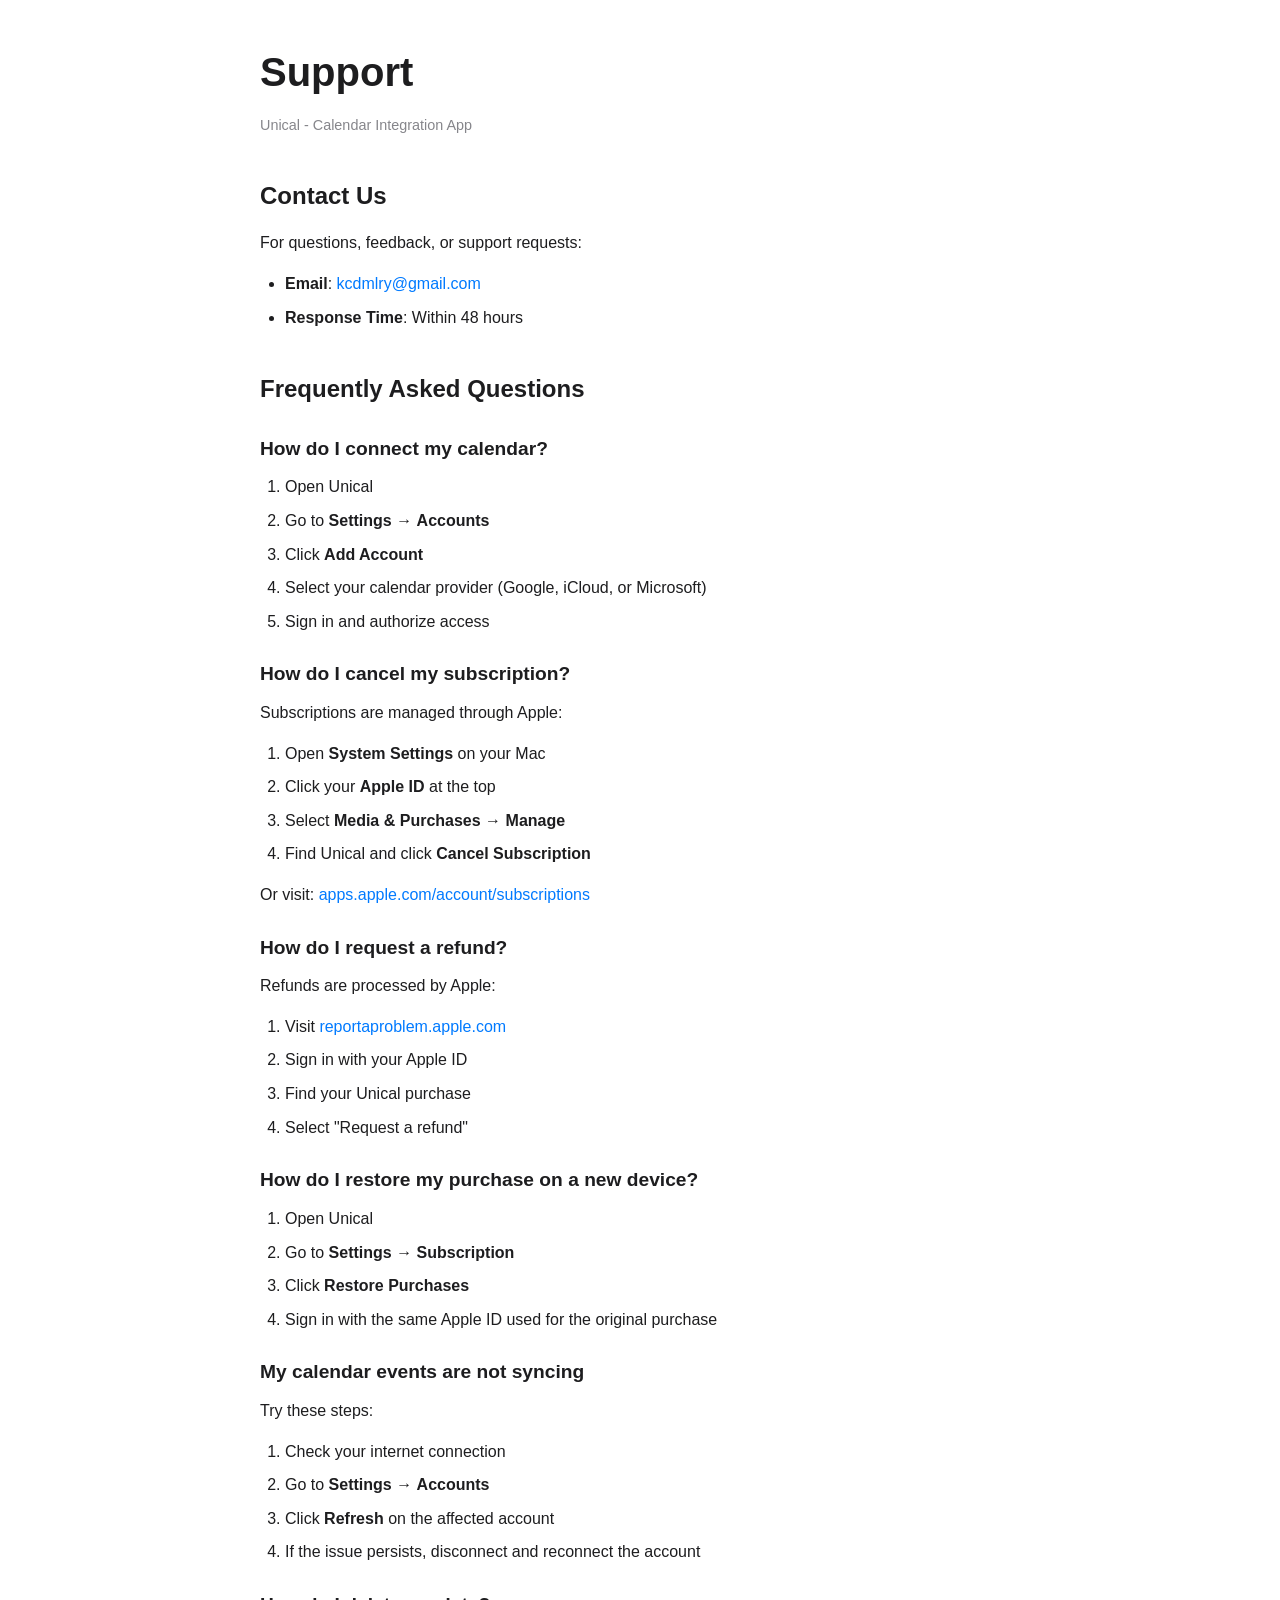
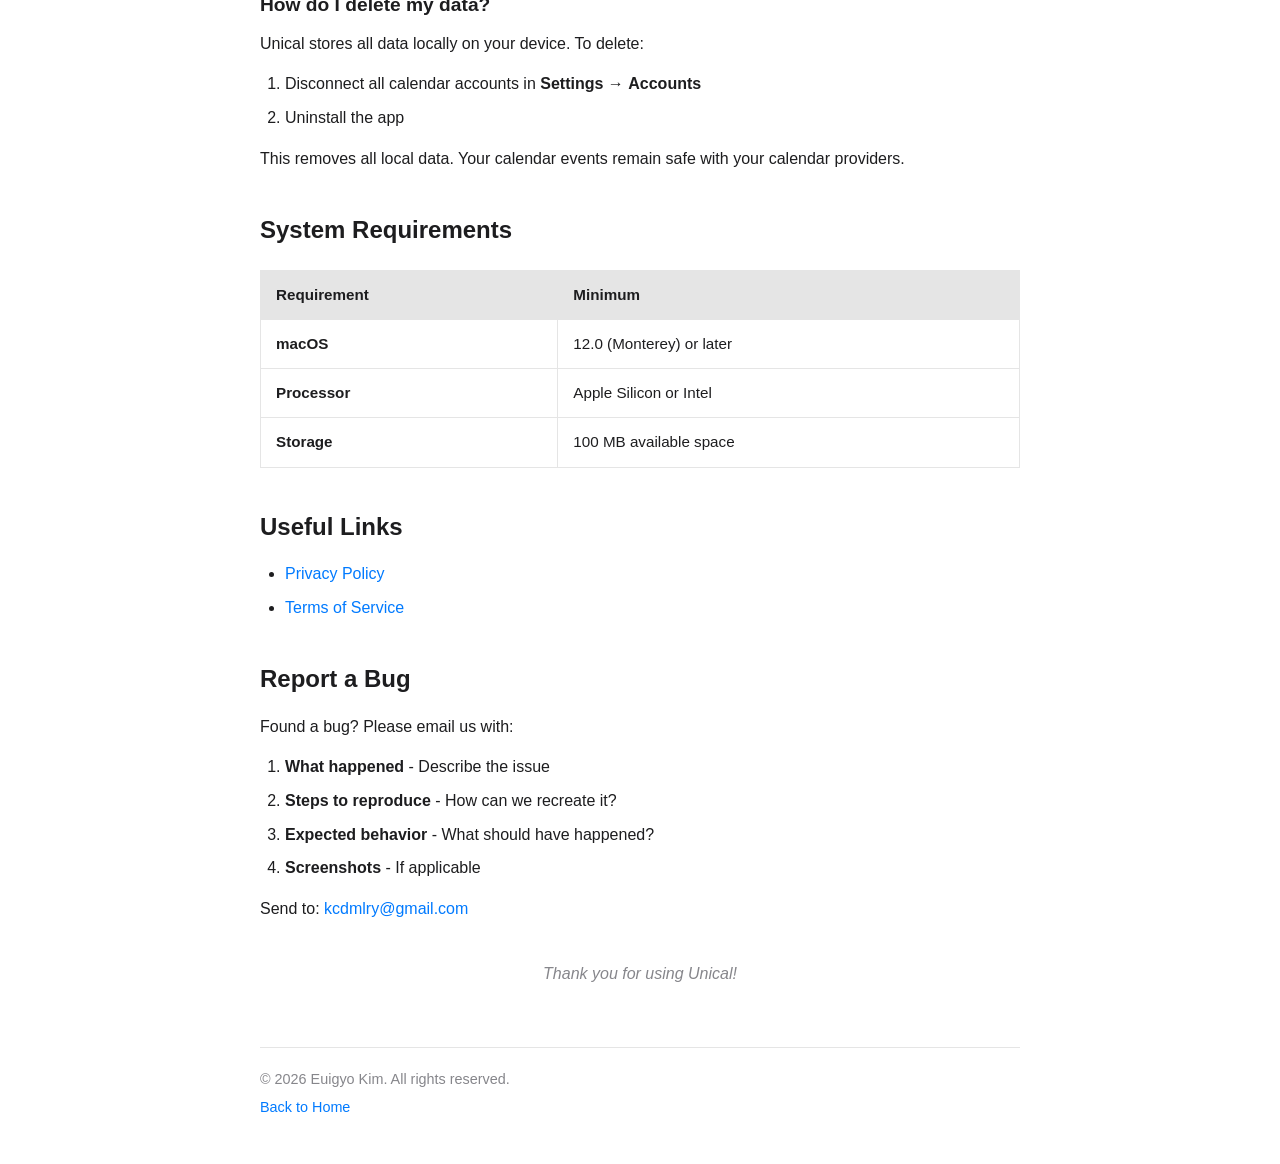
<file: unical/support.html>
<!DOCTYPE html>
<html lang="en">
<head>
    <meta charset="UTF-8">
    <meta name="viewport" content="width=device-width, initial-scale=1.0">
    <title>Support - Unical</title>
    <link rel="stylesheet" href="/assets/style.css">
</head>
<body>
    <div class="container">
        <h1>Support</h1>
        <p class="meta">Unical - Calendar Integration App</p>

        <h2>Contact Us</h2>
        <p>For questions, feedback, or support requests:</p>
        <ul>
            <li><strong>Email</strong>: <a href="mailto:kcdmlry@gmail.com">kcdmlry@gmail.com</a></li>
            <li><strong>Response Time</strong>: Within 48 hours</li>
        </ul>

        <h2>Frequently Asked Questions</h2>

        <h3>How do I connect my calendar?</h3>
        <ol>
            <li>Open Unical</li>
            <li>Go to <strong>Settings</strong> → <strong>Accounts</strong></li>
            <li>Click <strong>Add Account</strong></li>
            <li>Select your calendar provider (Google, iCloud, or Microsoft)</li>
            <li>Sign in and authorize access</li>
        </ol>

        <h3>How do I cancel my subscription?</h3>
        <p>Subscriptions are managed through Apple:</p>
        <ol>
            <li>Open <strong>System Settings</strong> on your Mac</li>
            <li>Click your <strong>Apple ID</strong> at the top</li>
            <li>Select <strong>Media & Purchases</strong> → <strong>Manage</strong></li>
            <li>Find Unical and click <strong>Cancel Subscription</strong></li>
        </ol>
        <p>Or visit: <a href="https://apps.apple.com/account/subscriptions">apps.apple.com/account/subscriptions</a></p>

        <h3>How do I request a refund?</h3>
        <p>Refunds are processed by Apple:</p>
        <ol>
            <li>Visit <a href="https://reportaproblem.apple.com/">reportaproblem.apple.com</a></li>
            <li>Sign in with your Apple ID</li>
            <li>Find your Unical purchase</li>
            <li>Select "Request a refund"</li>
        </ol>

        <h3>How do I restore my purchase on a new device?</h3>
        <ol>
            <li>Open Unical</li>
            <li>Go to <strong>Settings</strong> → <strong>Subscription</strong></li>
            <li>Click <strong>Restore Purchases</strong></li>
            <li>Sign in with the same Apple ID used for the original purchase</li>
        </ol>

        <h3>My calendar events are not syncing</h3>
        <p>Try these steps:</p>
        <ol>
            <li>Check your internet connection</li>
            <li>Go to <strong>Settings</strong> → <strong>Accounts</strong></li>
            <li>Click <strong>Refresh</strong> on the affected account</li>
            <li>If the issue persists, disconnect and reconnect the account</li>
        </ol>

        <h3>How do I delete my data?</h3>
        <p>Unical stores all data locally on your device. To delete:</p>
        <ol>
            <li>Disconnect all calendar accounts in <strong>Settings</strong> → <strong>Accounts</strong></li>
            <li>Uninstall the app</li>
        </ol>
        <p>This removes all local data. Your calendar events remain safe with your calendar providers.</p>

        <h2>System Requirements</h2>
        <table>
            <thead>
                <tr>
                    <th>Requirement</th>
                    <th>Minimum</th>
                </tr>
            </thead>
            <tbody>
                <tr>
                    <td><strong>macOS</strong></td>
                    <td>12.0 (Monterey) or later</td>
                </tr>
                <tr>
                    <td><strong>Processor</strong></td>
                    <td>Apple Silicon or Intel</td>
                </tr>
                <tr>
                    <td><strong>Storage</strong></td>
                    <td>100 MB available space</td>
                </tr>
            </tbody>
        </table>

        <h2>Useful Links</h2>
        <ul>
            <li><a href="/unical/privacy.html">Privacy Policy</a></li>
            <li><a href="/unical/terms.html">Terms of Service</a></li>
        </ul>

        <h2>Report a Bug</h2>
        <p>Found a bug? Please email us with:</p>
        <ol>
            <li><strong>What happened</strong> - Describe the issue</li>
            <li><strong>Steps to reproduce</strong> - How can we recreate it?</li>
            <li><strong>Expected behavior</strong> - What should have happened?</li>
            <li><strong>Screenshots</strong> - If applicable</li>
        </ol>
        <p>Send to: <a href="mailto:kcdmlry@gmail.com">kcdmlry@gmail.com</a></p>

        <p class="thank-you"><em>Thank you for using Unical!</em></p>

        <footer>
            <p>&copy; 2026 Euigyo Kim. All rights reserved.</p>
            <p><a href="/">Back to Home</a></p>
        </footer>
    </div>
</body>
</html>
</file>
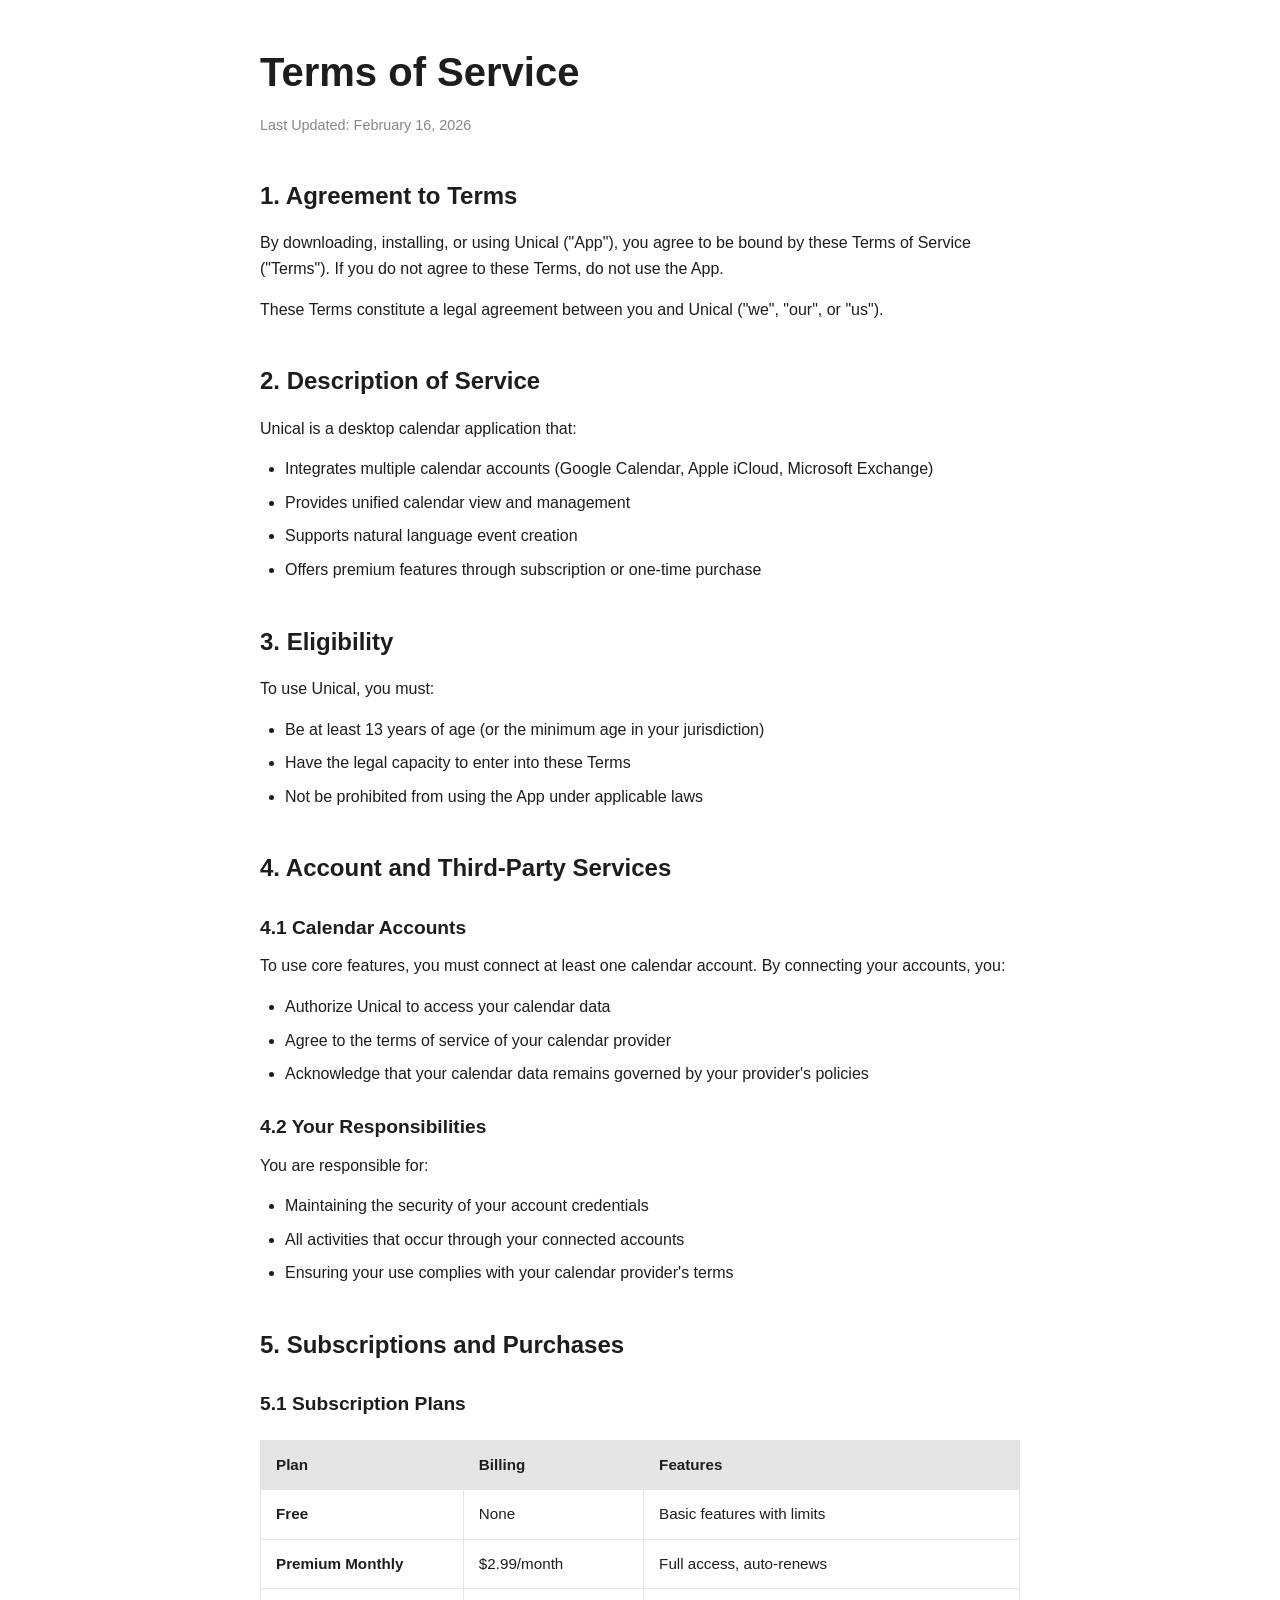
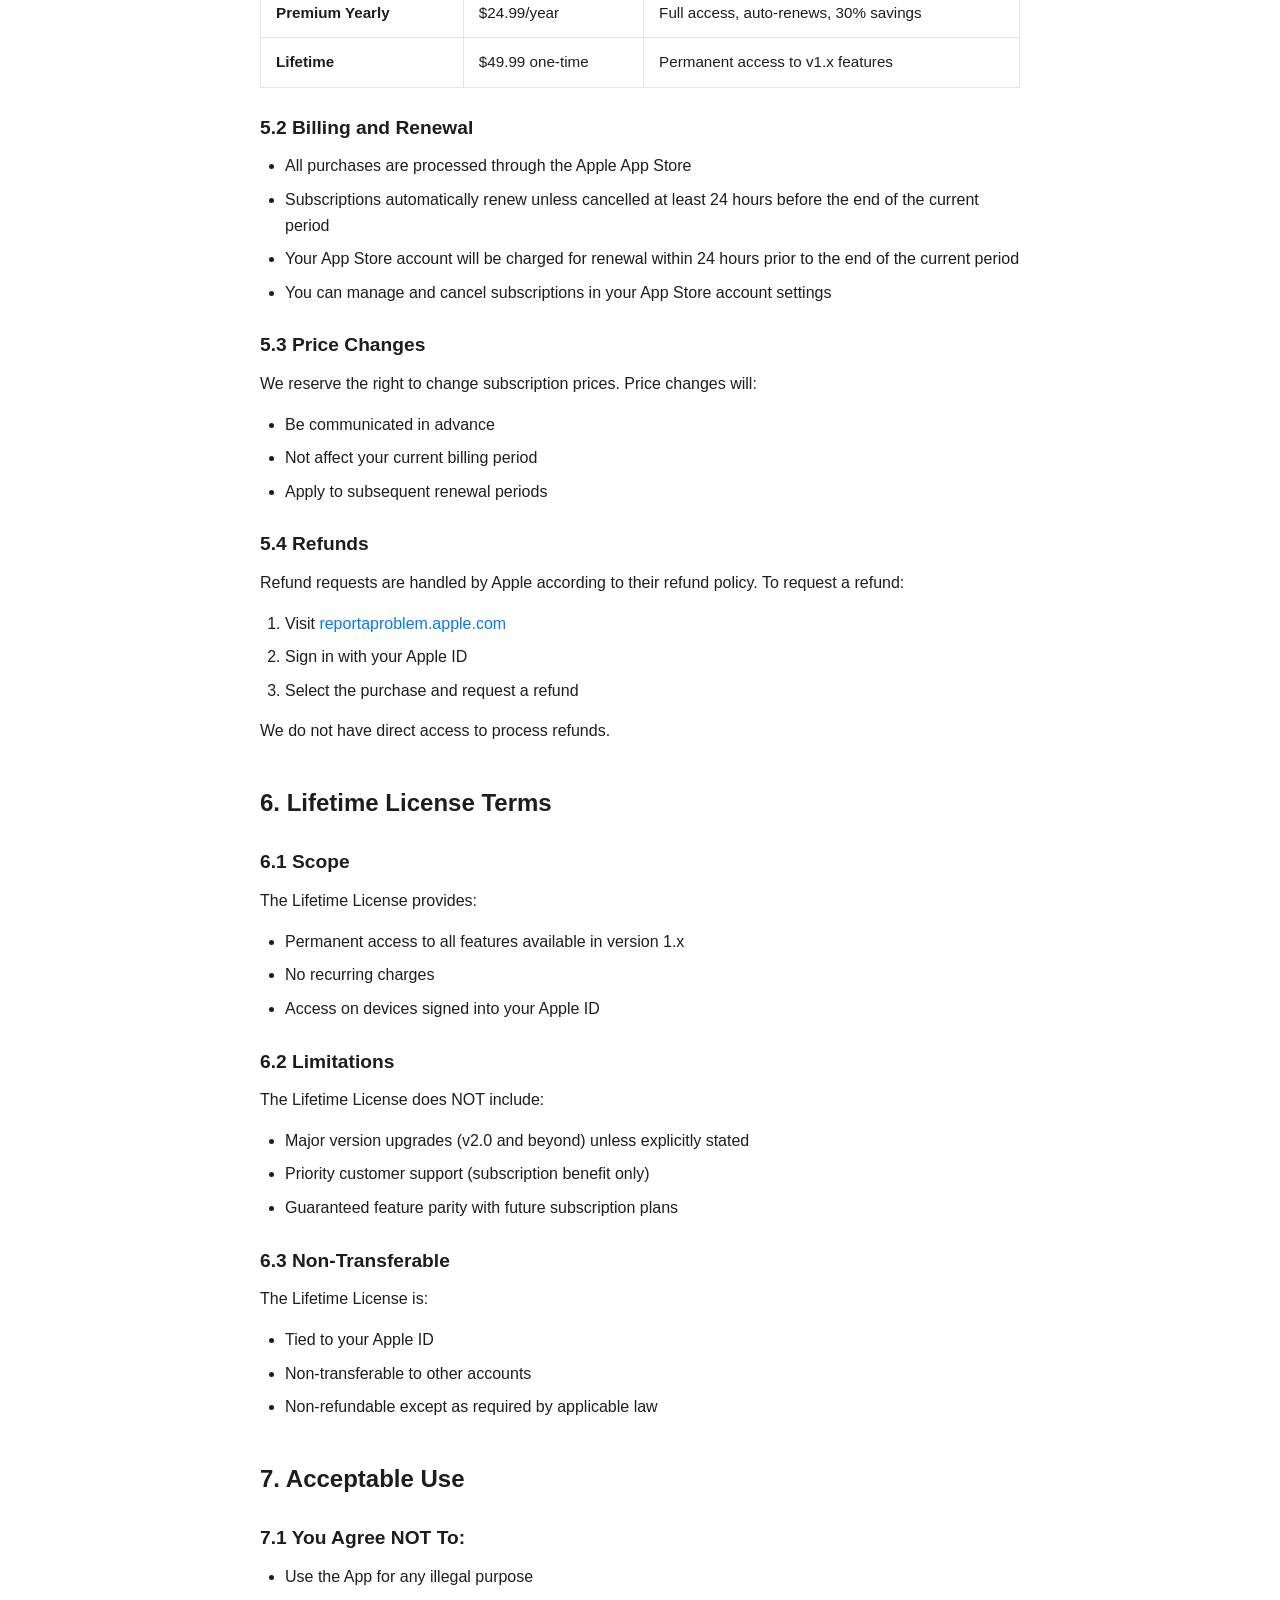
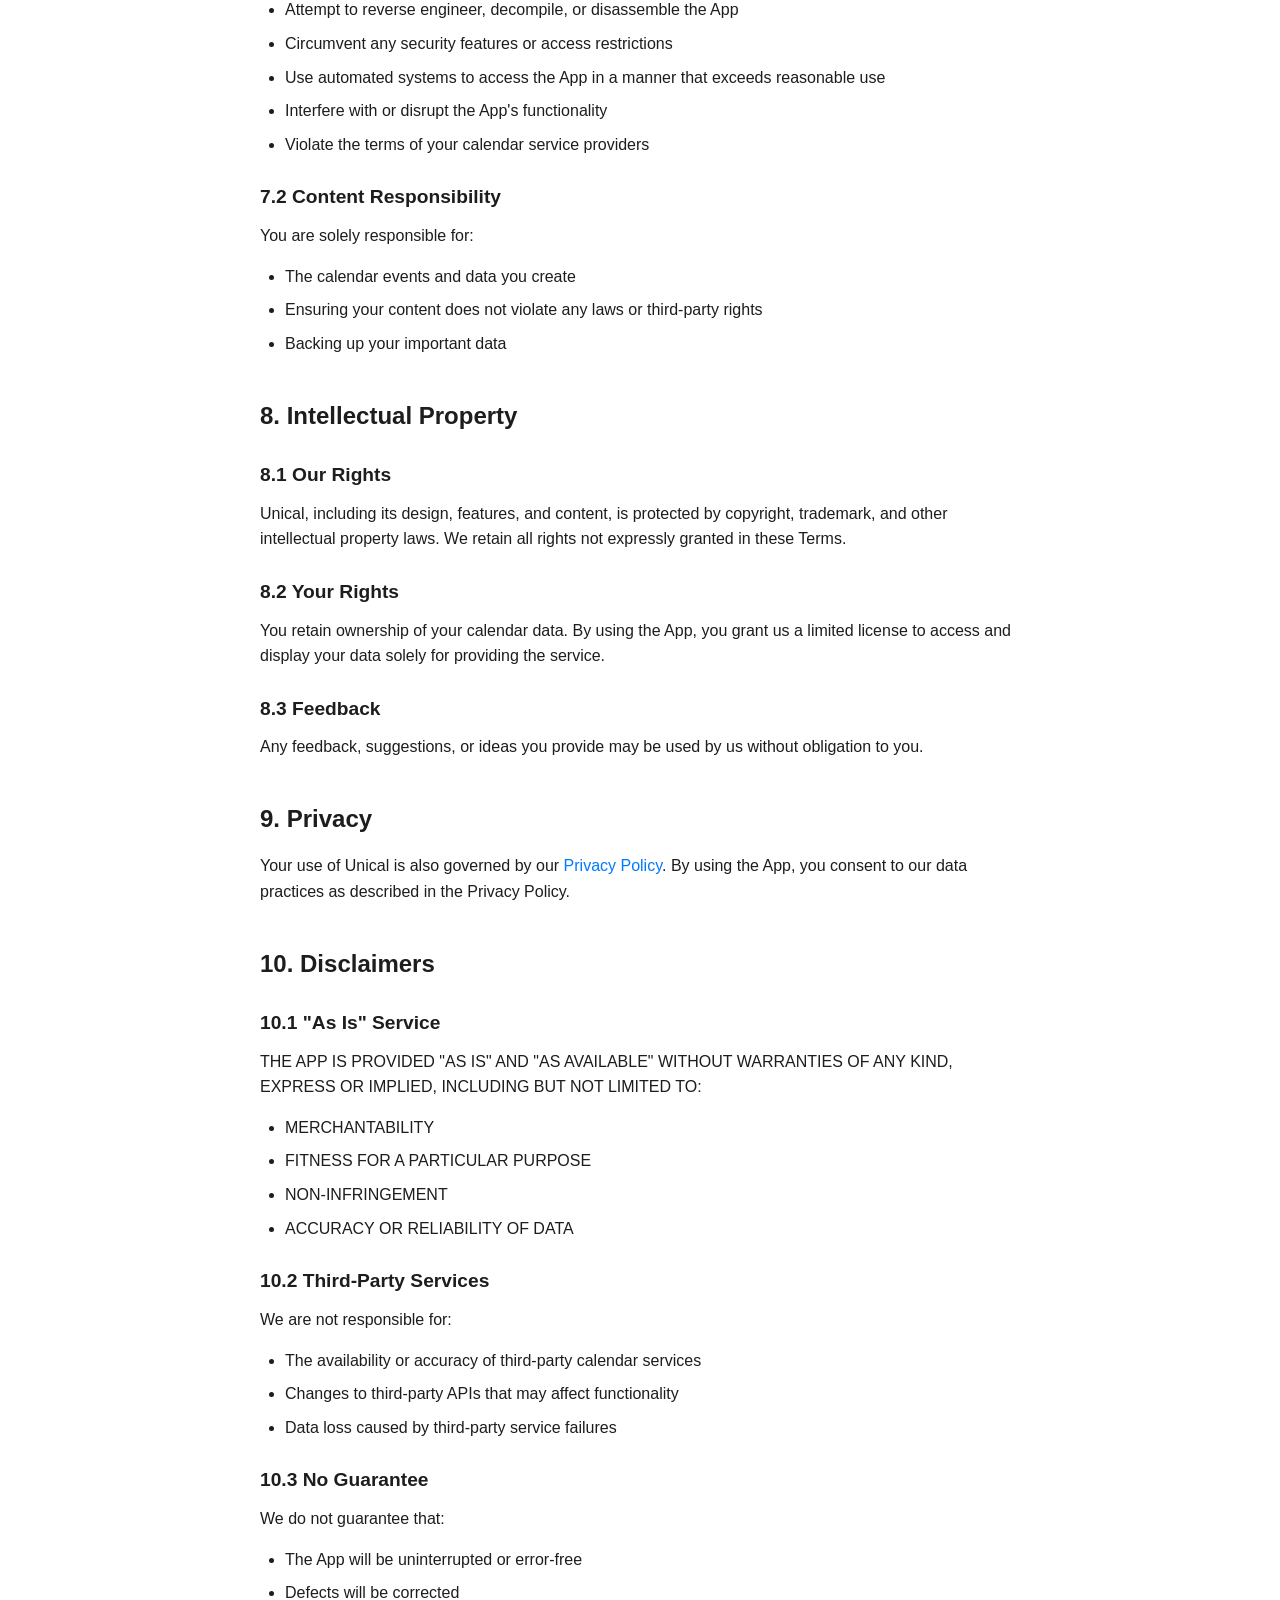
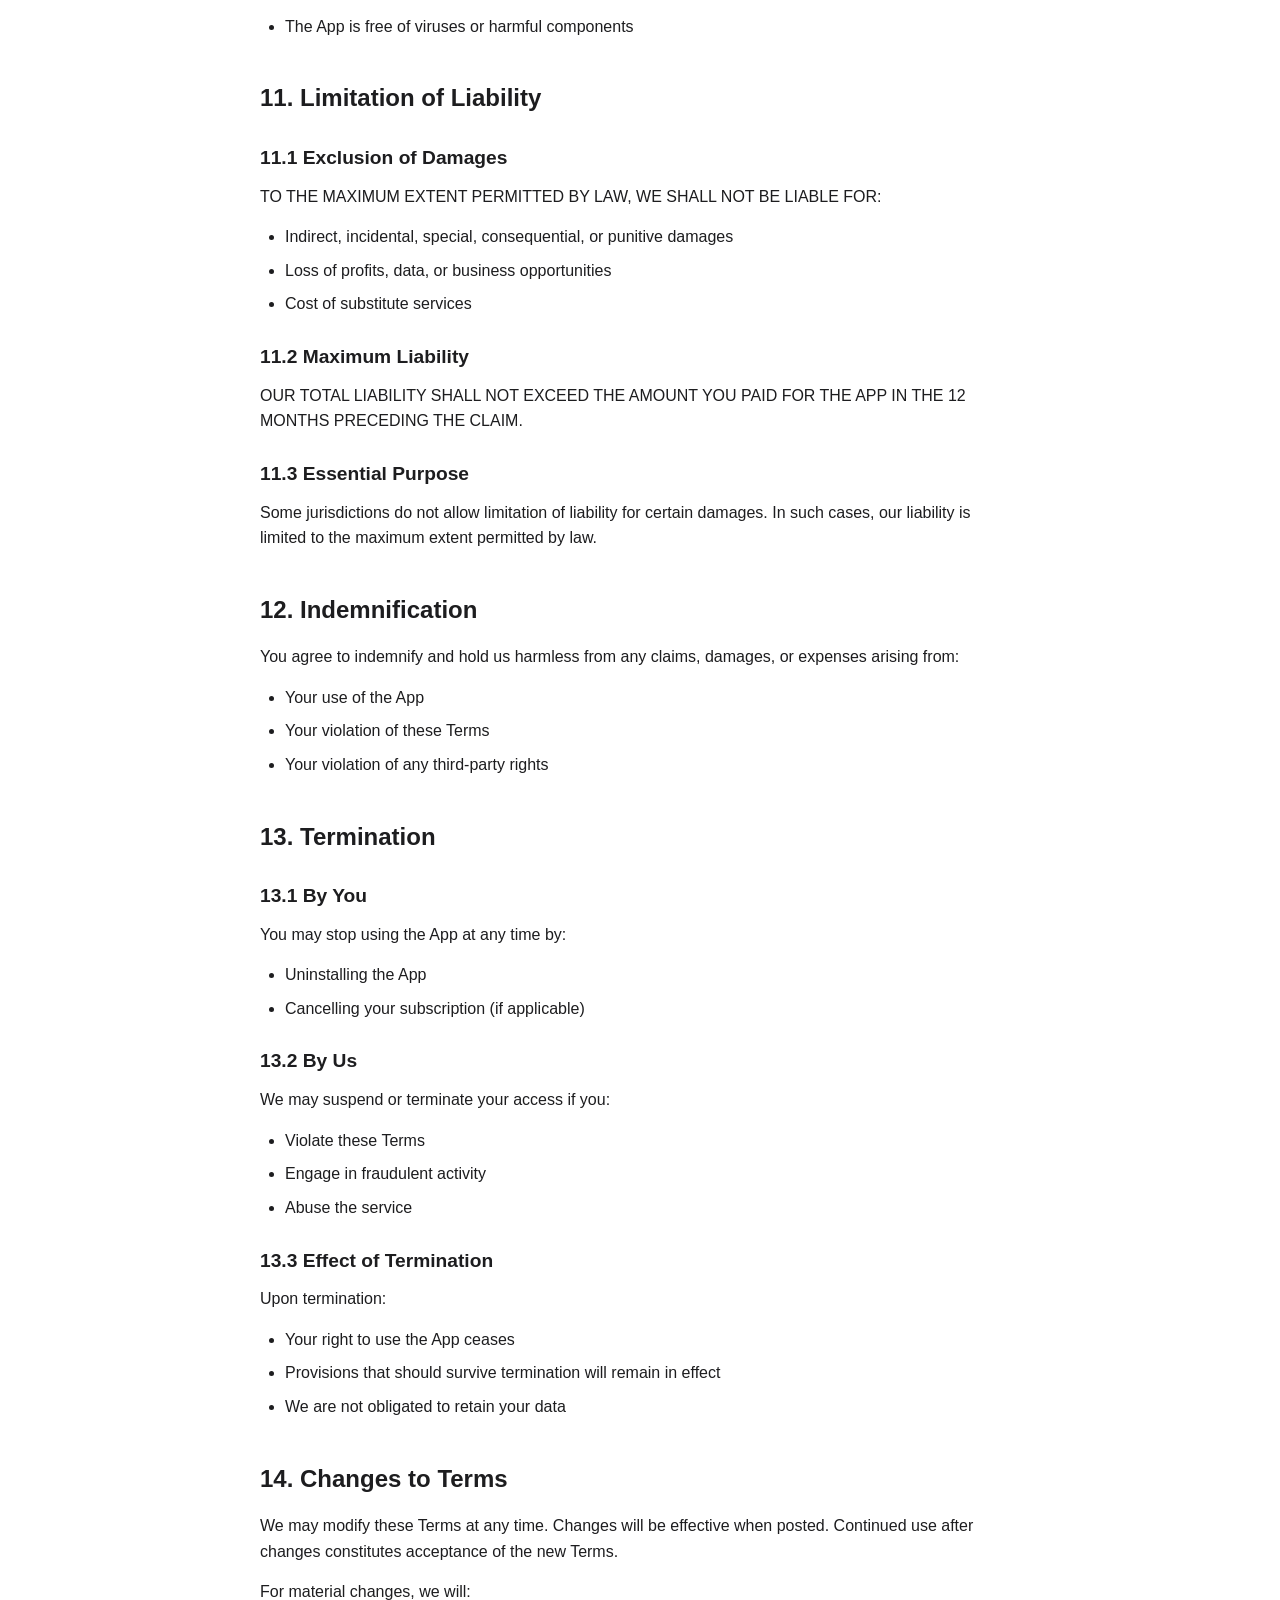
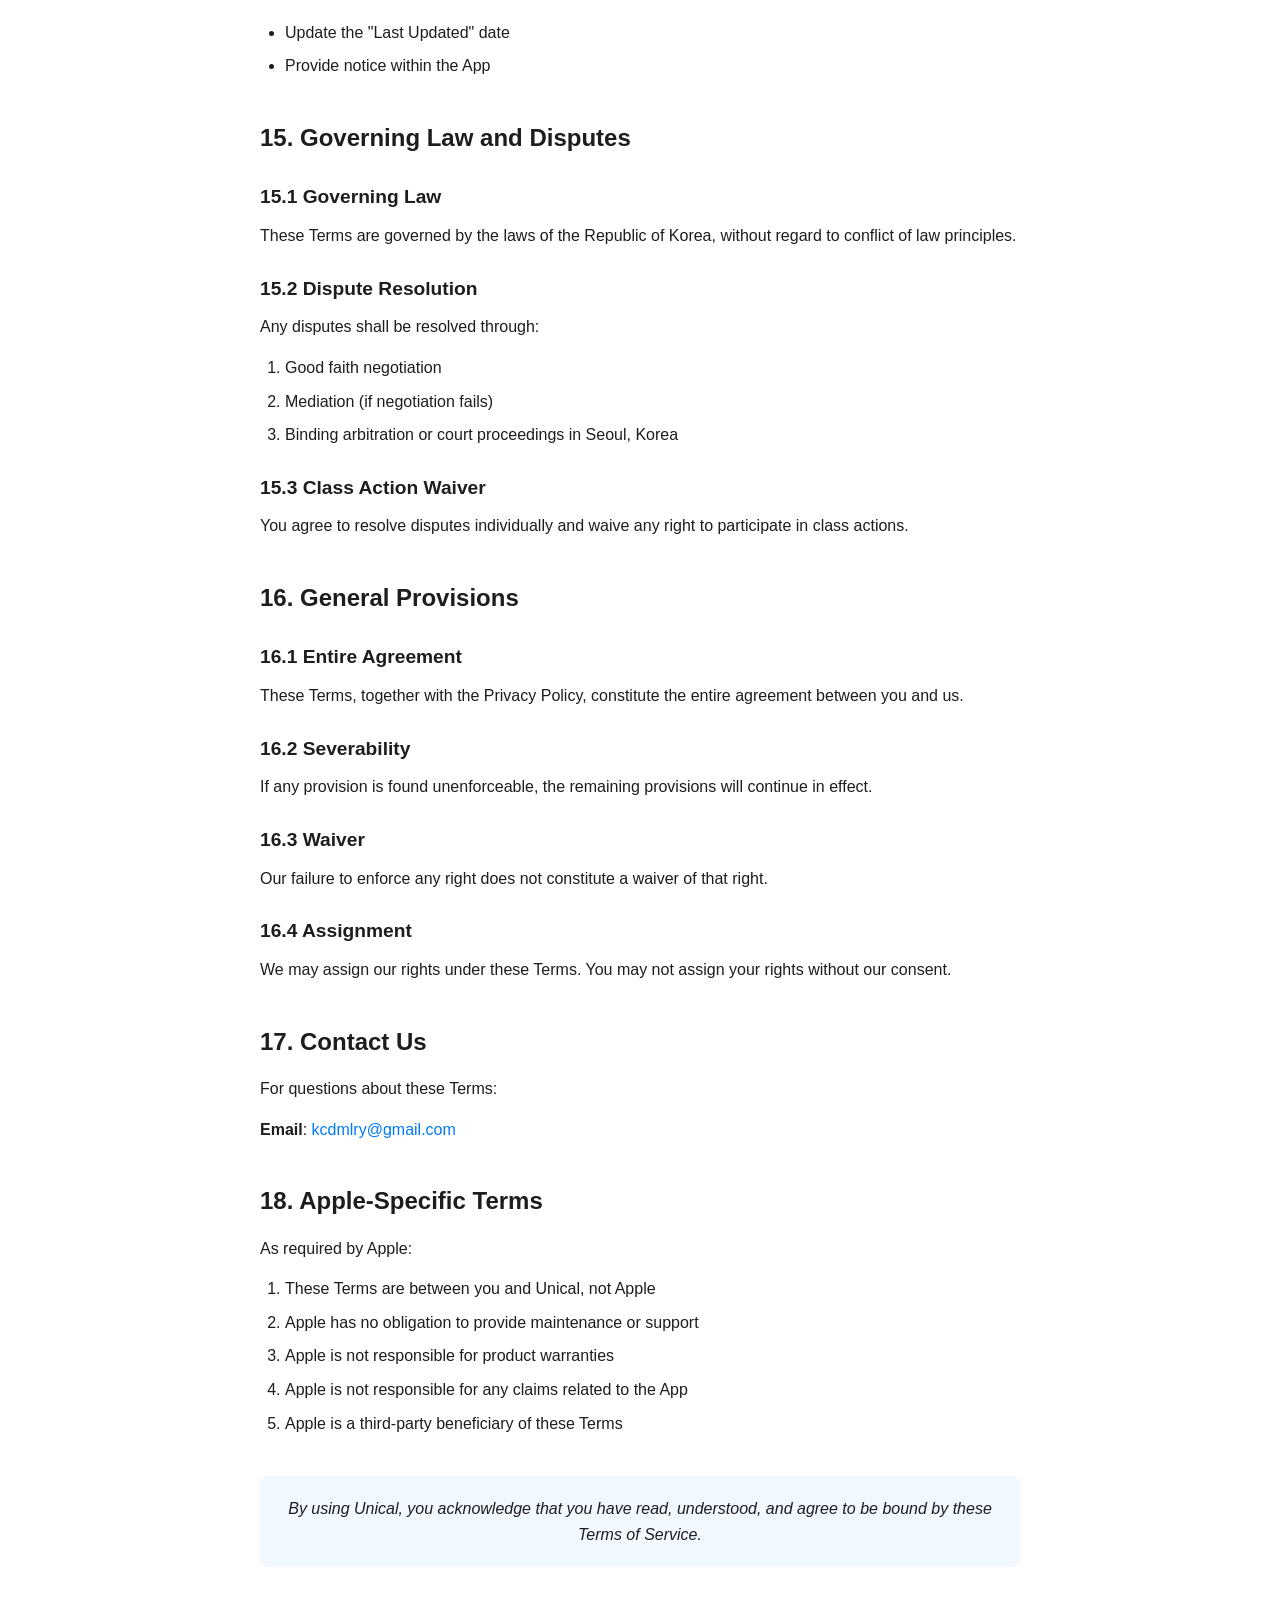
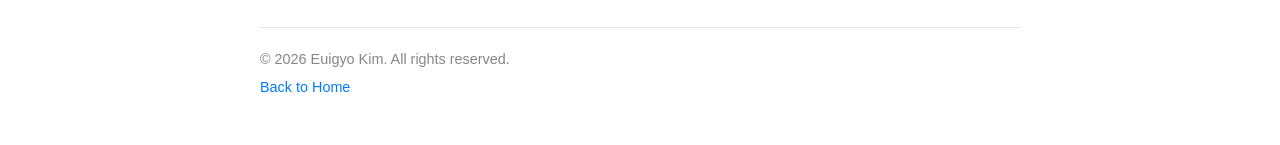
<file: unical/terms.html>
<!DOCTYPE html>
<html lang="en">
<head>
    <meta charset="UTF-8">
    <meta name="viewport" content="width=device-width, initial-scale=1.0">
    <title>Terms of Service - Unical</title>
    <link rel="stylesheet" href="/assets/style.css">
</head>
<body>
    <div class="container">
        <h1>Terms of Service</h1>
        <p class="meta">Last Updated: February 16, 2026</p>

        <h2>1. Agreement to Terms</h2>
        <p>By downloading, installing, or using Unical ("App"), you agree to be bound by these Terms of Service ("Terms"). If you do not agree to these Terms, do not use the App.</p>
        <p>These Terms constitute a legal agreement between you and Unical ("we", "our", or "us").</p>

        <h2>2. Description of Service</h2>
        <p>Unical is a desktop calendar application that:</p>
        <ul>
            <li>Integrates multiple calendar accounts (Google Calendar, Apple iCloud, Microsoft Exchange)</li>
            <li>Provides unified calendar view and management</li>
            <li>Supports natural language event creation</li>
            <li>Offers premium features through subscription or one-time purchase</li>
        </ul>

        <h2>3. Eligibility</h2>
        <p>To use Unical, you must:</p>
        <ul>
            <li>Be at least 13 years of age (or the minimum age in your jurisdiction)</li>
            <li>Have the legal capacity to enter into these Terms</li>
            <li>Not be prohibited from using the App under applicable laws</li>
        </ul>

        <h2>4. Account and Third-Party Services</h2>

        <h3>4.1 Calendar Accounts</h3>
        <p>To use core features, you must connect at least one calendar account. By connecting your accounts, you:</p>
        <ul>
            <li>Authorize Unical to access your calendar data</li>
            <li>Agree to the terms of service of your calendar provider</li>
            <li>Acknowledge that your calendar data remains governed by your provider's policies</li>
        </ul>

        <h3>4.2 Your Responsibilities</h3>
        <p>You are responsible for:</p>
        <ul>
            <li>Maintaining the security of your account credentials</li>
            <li>All activities that occur through your connected accounts</li>
            <li>Ensuring your use complies with your calendar provider's terms</li>
        </ul>

        <h2>5. Subscriptions and Purchases</h2>

        <h3>5.1 Subscription Plans</h3>
        <table>
            <thead>
                <tr>
                    <th>Plan</th>
                    <th>Billing</th>
                    <th>Features</th>
                </tr>
            </thead>
            <tbody>
                <tr>
                    <td><strong>Free</strong></td>
                    <td>None</td>
                    <td>Basic features with limits</td>
                </tr>
                <tr>
                    <td><strong>Premium Monthly</strong></td>
                    <td>$2.99/month</td>
                    <td>Full access, auto-renews</td>
                </tr>
                <tr>
                    <td><strong>Premium Yearly</strong></td>
                    <td>$24.99/year</td>
                    <td>Full access, auto-renews, 30% savings</td>
                </tr>
                <tr>
                    <td><strong>Lifetime</strong></td>
                    <td>$49.99 one-time</td>
                    <td>Permanent access to v1.x features</td>
                </tr>
            </tbody>
        </table>

        <h3>5.2 Billing and Renewal</h3>
        <ul>
            <li>All purchases are processed through the Apple App Store</li>
            <li>Subscriptions automatically renew unless cancelled at least 24 hours before the end of the current period</li>
            <li>Your App Store account will be charged for renewal within 24 hours prior to the end of the current period</li>
            <li>You can manage and cancel subscriptions in your App Store account settings</li>
        </ul>

        <h3>5.3 Price Changes</h3>
        <p>We reserve the right to change subscription prices. Price changes will:</p>
        <ul>
            <li>Be communicated in advance</li>
            <li>Not affect your current billing period</li>
            <li>Apply to subsequent renewal periods</li>
        </ul>

        <h3>5.4 Refunds</h3>
        <p>Refund requests are handled by Apple according to their refund policy. To request a refund:</p>
        <ol>
            <li>Visit <a href="https://reportaproblem.apple.com/">reportaproblem.apple.com</a></li>
            <li>Sign in with your Apple ID</li>
            <li>Select the purchase and request a refund</li>
        </ol>
        <p>We do not have direct access to process refunds.</p>

        <h2>6. Lifetime License Terms</h2>

        <h3>6.1 Scope</h3>
        <p>The Lifetime License provides:</p>
        <ul>
            <li>Permanent access to all features available in version 1.x</li>
            <li>No recurring charges</li>
            <li>Access on devices signed into your Apple ID</li>
        </ul>

        <h3>6.2 Limitations</h3>
        <p>The Lifetime License does NOT include:</p>
        <ul>
            <li>Major version upgrades (v2.0 and beyond) unless explicitly stated</li>
            <li>Priority customer support (subscription benefit only)</li>
            <li>Guaranteed feature parity with future subscription plans</li>
        </ul>

        <h3>6.3 Non-Transferable</h3>
        <p>The Lifetime License is:</p>
        <ul>
            <li>Tied to your Apple ID</li>
            <li>Non-transferable to other accounts</li>
            <li>Non-refundable except as required by applicable law</li>
        </ul>

        <h2>7. Acceptable Use</h2>

        <h3>7.1 You Agree NOT To:</h3>
        <ul>
            <li>Use the App for any illegal purpose</li>
            <li>Attempt to reverse engineer, decompile, or disassemble the App</li>
            <li>Circumvent any security features or access restrictions</li>
            <li>Use automated systems to access the App in a manner that exceeds reasonable use</li>
            <li>Interfere with or disrupt the App's functionality</li>
            <li>Violate the terms of your calendar service providers</li>
        </ul>

        <h3>7.2 Content Responsibility</h3>
        <p>You are solely responsible for:</p>
        <ul>
            <li>The calendar events and data you create</li>
            <li>Ensuring your content does not violate any laws or third-party rights</li>
            <li>Backing up your important data</li>
        </ul>

        <h2>8. Intellectual Property</h2>

        <h3>8.1 Our Rights</h3>
        <p>Unical, including its design, features, and content, is protected by copyright, trademark, and other intellectual property laws. We retain all rights not expressly granted in these Terms.</p>

        <h3>8.2 Your Rights</h3>
        <p>You retain ownership of your calendar data. By using the App, you grant us a limited license to access and display your data solely for providing the service.</p>

        <h3>8.3 Feedback</h3>
        <p>Any feedback, suggestions, or ideas you provide may be used by us without obligation to you.</p>

        <h2>9. Privacy</h2>
        <p>Your use of Unical is also governed by our <a href="/unical/privacy.html">Privacy Policy</a>. By using the App, you consent to our data practices as described in the Privacy Policy.</p>

        <h2>10. Disclaimers</h2>

        <h3>10.1 "As Is" Service</h3>
        <p>THE APP IS PROVIDED "AS IS" AND "AS AVAILABLE" WITHOUT WARRANTIES OF ANY KIND, EXPRESS OR IMPLIED, INCLUDING BUT NOT LIMITED TO:</p>
        <ul>
            <li>MERCHANTABILITY</li>
            <li>FITNESS FOR A PARTICULAR PURPOSE</li>
            <li>NON-INFRINGEMENT</li>
            <li>ACCURACY OR RELIABILITY OF DATA</li>
        </ul>

        <h3>10.2 Third-Party Services</h3>
        <p>We are not responsible for:</p>
        <ul>
            <li>The availability or accuracy of third-party calendar services</li>
            <li>Changes to third-party APIs that may affect functionality</li>
            <li>Data loss caused by third-party service failures</li>
        </ul>

        <h3>10.3 No Guarantee</h3>
        <p>We do not guarantee that:</p>
        <ul>
            <li>The App will be uninterrupted or error-free</li>
            <li>Defects will be corrected</li>
            <li>The App is free of viruses or harmful components</li>
        </ul>

        <h2>11. Limitation of Liability</h2>

        <h3>11.1 Exclusion of Damages</h3>
        <p>TO THE MAXIMUM EXTENT PERMITTED BY LAW, WE SHALL NOT BE LIABLE FOR:</p>
        <ul>
            <li>Indirect, incidental, special, consequential, or punitive damages</li>
            <li>Loss of profits, data, or business opportunities</li>
            <li>Cost of substitute services</li>
        </ul>

        <h3>11.2 Maximum Liability</h3>
        <p>OUR TOTAL LIABILITY SHALL NOT EXCEED THE AMOUNT YOU PAID FOR THE APP IN THE 12 MONTHS PRECEDING THE CLAIM.</p>

        <h3>11.3 Essential Purpose</h3>
        <p>Some jurisdictions do not allow limitation of liability for certain damages. In such cases, our liability is limited to the maximum extent permitted by law.</p>

        <h2>12. Indemnification</h2>
        <p>You agree to indemnify and hold us harmless from any claims, damages, or expenses arising from:</p>
        <ul>
            <li>Your use of the App</li>
            <li>Your violation of these Terms</li>
            <li>Your violation of any third-party rights</li>
        </ul>

        <h2>13. Termination</h2>

        <h3>13.1 By You</h3>
        <p>You may stop using the App at any time by:</p>
        <ul>
            <li>Uninstalling the App</li>
            <li>Cancelling your subscription (if applicable)</li>
        </ul>

        <h3>13.2 By Us</h3>
        <p>We may suspend or terminate your access if you:</p>
        <ul>
            <li>Violate these Terms</li>
            <li>Engage in fraudulent activity</li>
            <li>Abuse the service</li>
        </ul>

        <h3>13.3 Effect of Termination</h3>
        <p>Upon termination:</p>
        <ul>
            <li>Your right to use the App ceases</li>
            <li>Provisions that should survive termination will remain in effect</li>
            <li>We are not obligated to retain your data</li>
        </ul>

        <h2>14. Changes to Terms</h2>
        <p>We may modify these Terms at any time. Changes will be effective when posted. Continued use after changes constitutes acceptance of the new Terms.</p>
        <p>For material changes, we will:</p>
        <ul>
            <li>Update the "Last Updated" date</li>
            <li>Provide notice within the App</li>
        </ul>

        <h2>15. Governing Law and Disputes</h2>

        <h3>15.1 Governing Law</h3>
        <p>These Terms are governed by the laws of the Republic of Korea, without regard to conflict of law principles.</p>

        <h3>15.2 Dispute Resolution</h3>
        <p>Any disputes shall be resolved through:</p>
        <ol>
            <li>Good faith negotiation</li>
            <li>Mediation (if negotiation fails)</li>
            <li>Binding arbitration or court proceedings in Seoul, Korea</li>
        </ol>

        <h3>15.3 Class Action Waiver</h3>
        <p>You agree to resolve disputes individually and waive any right to participate in class actions.</p>

        <h2>16. General Provisions</h2>

        <h3>16.1 Entire Agreement</h3>
        <p>These Terms, together with the Privacy Policy, constitute the entire agreement between you and us.</p>

        <h3>16.2 Severability</h3>
        <p>If any provision is found unenforceable, the remaining provisions will continue in effect.</p>

        <h3>16.3 Waiver</h3>
        <p>Our failure to enforce any right does not constitute a waiver of that right.</p>

        <h3>16.4 Assignment</h3>
        <p>We may assign our rights under these Terms. You may not assign your rights without our consent.</p>

        <h2>17. Contact Us</h2>
        <p>For questions about these Terms:</p>
        <p><strong>Email</strong>: <a href="mailto:kcdmlry@gmail.com">kcdmlry@gmail.com</a></p>

        <h2>18. Apple-Specific Terms</h2>
        <p>As required by Apple:</p>
        <ol>
            <li>These Terms are between you and Unical, not Apple</li>
            <li>Apple has no obligation to provide maintenance or support</li>
            <li>Apple is not responsible for product warranties</li>
            <li>Apple is not responsible for any claims related to the App</li>
            <li>Apple is a third-party beneficiary of these Terms</li>
        </ol>

        <p class="legal-notice"><em>By using Unical, you acknowledge that you have read, understood, and agree to be bound by these Terms of Service.</em></p>

        <footer>
            <p>&copy; 2026 Euigyo Kim. All rights reserved.</p>
            <p><a href="/">Back to Home</a></p>
        </footer>
    </div>
</body>
</html>
</file>
<file: assets/style.css>
:root {
    --primary-color: #007AFF;
    --text-color: #1d1d1f;
    --secondary-text: #86868b;
    --background: #ffffff;
    --border-color: #e5e5e5;
}

@media (prefers-color-scheme: dark) {
    :root {
        --text-color: #f5f5f7;
        --secondary-text: #a1a1a6;
        --background: #1d1d1f;
        --border-color: #424245;
    }
}

* {
    margin: 0;
    padding: 0;
    box-sizing: border-box;
}

body {
    font-family: -apple-system, BlinkMacSystemFont, 'Segoe UI', Roboto, Oxygen, Ubuntu, sans-serif;
    line-height: 1.6;
    color: var(--text-color);
    background-color: var(--background);
}

.container {
    max-width: 800px;
    margin: 0 auto;
    padding: 40px 20px;
}

h1 {
    font-size: 2.5rem;
    font-weight: 700;
    margin-bottom: 10px;
}

h2 {
    font-size: 1.5rem;
    font-weight: 600;
    margin-top: 40px;
    margin-bottom: 15px;
}

h3 {
    font-size: 1.2rem;
    font-weight: 600;
    margin-top: 25px;
    margin-bottom: 10px;
}

p {
    margin-bottom: 15px;
}

.meta {
    color: var(--secondary-text);
    font-size: 0.9rem;
    margin-bottom: 30px;
}

ul, ol {
    margin-left: 25px;
    margin-bottom: 15px;
}

li {
    margin-bottom: 8px;
}

a {
    color: var(--primary-color);
    text-decoration: none;
}

a:hover {
    text-decoration: underline;
}

footer {
    margin-top: 60px;
    padding-top: 20px;
    border-top: 1px solid var(--border-color);
    color: var(--secondary-text);
    font-size: 0.9rem;
}

footer p {
    margin-bottom: 5px;
}

/* Index page styles */
.app-grid {
    display: grid;
    grid-template-columns: repeat(auto-fill, minmax(250px, 1fr));
    gap: 20px;
    margin-top: 30px;
}

.app-card {
    border: 1px solid var(--border-color);
    border-radius: 12px;
    padding: 24px;
    transition: transform 0.2s, box-shadow 0.2s;
}

.app-card:hover {
    transform: translateY(-2px);
    box-shadow: 0 4px 12px rgba(0, 0, 0, 0.1);
}

.app-card h2 {
    margin-top: 0;
    margin-bottom: 10px;
}

.app-card p {
    color: var(--secondary-text);
    margin-bottom: 15px;
}

.app-links {
    display: flex;
    gap: 15px;
}

/* Table styles */
table {
    width: 100%;
    border-collapse: collapse;
    margin: 20px 0;
    font-size: 0.95rem;
}

thead {
    background-color: var(--border-color);
}

th, td {
    padding: 12px 15px;
    text-align: left;
    border: 1px solid var(--border-color);
}

th {
    font-weight: 600;
}

tbody tr:hover {
    background-color: rgba(0, 122, 255, 0.05);
}

@media (prefers-color-scheme: dark) {
    thead {
        background-color: #2d2d2d;
    }

    tbody tr:hover {
        background-color: rgba(0, 122, 255, 0.1);
    }
}

/* Responsive table */
@media (max-width: 600px) {
    table {
        font-size: 0.85rem;
    }

    th, td {
        padding: 8px 10px;
    }
}

/* Legal notice styles */
.legal-notice {
    margin-top: 40px;
    padding: 20px;
    background-color: rgba(0, 122, 255, 0.05);
    border-radius: 8px;
    text-align: center;
}

.thank-you {
    margin-top: 40px;
    text-align: center;
    color: var(--secondary-text);
}
</file>
